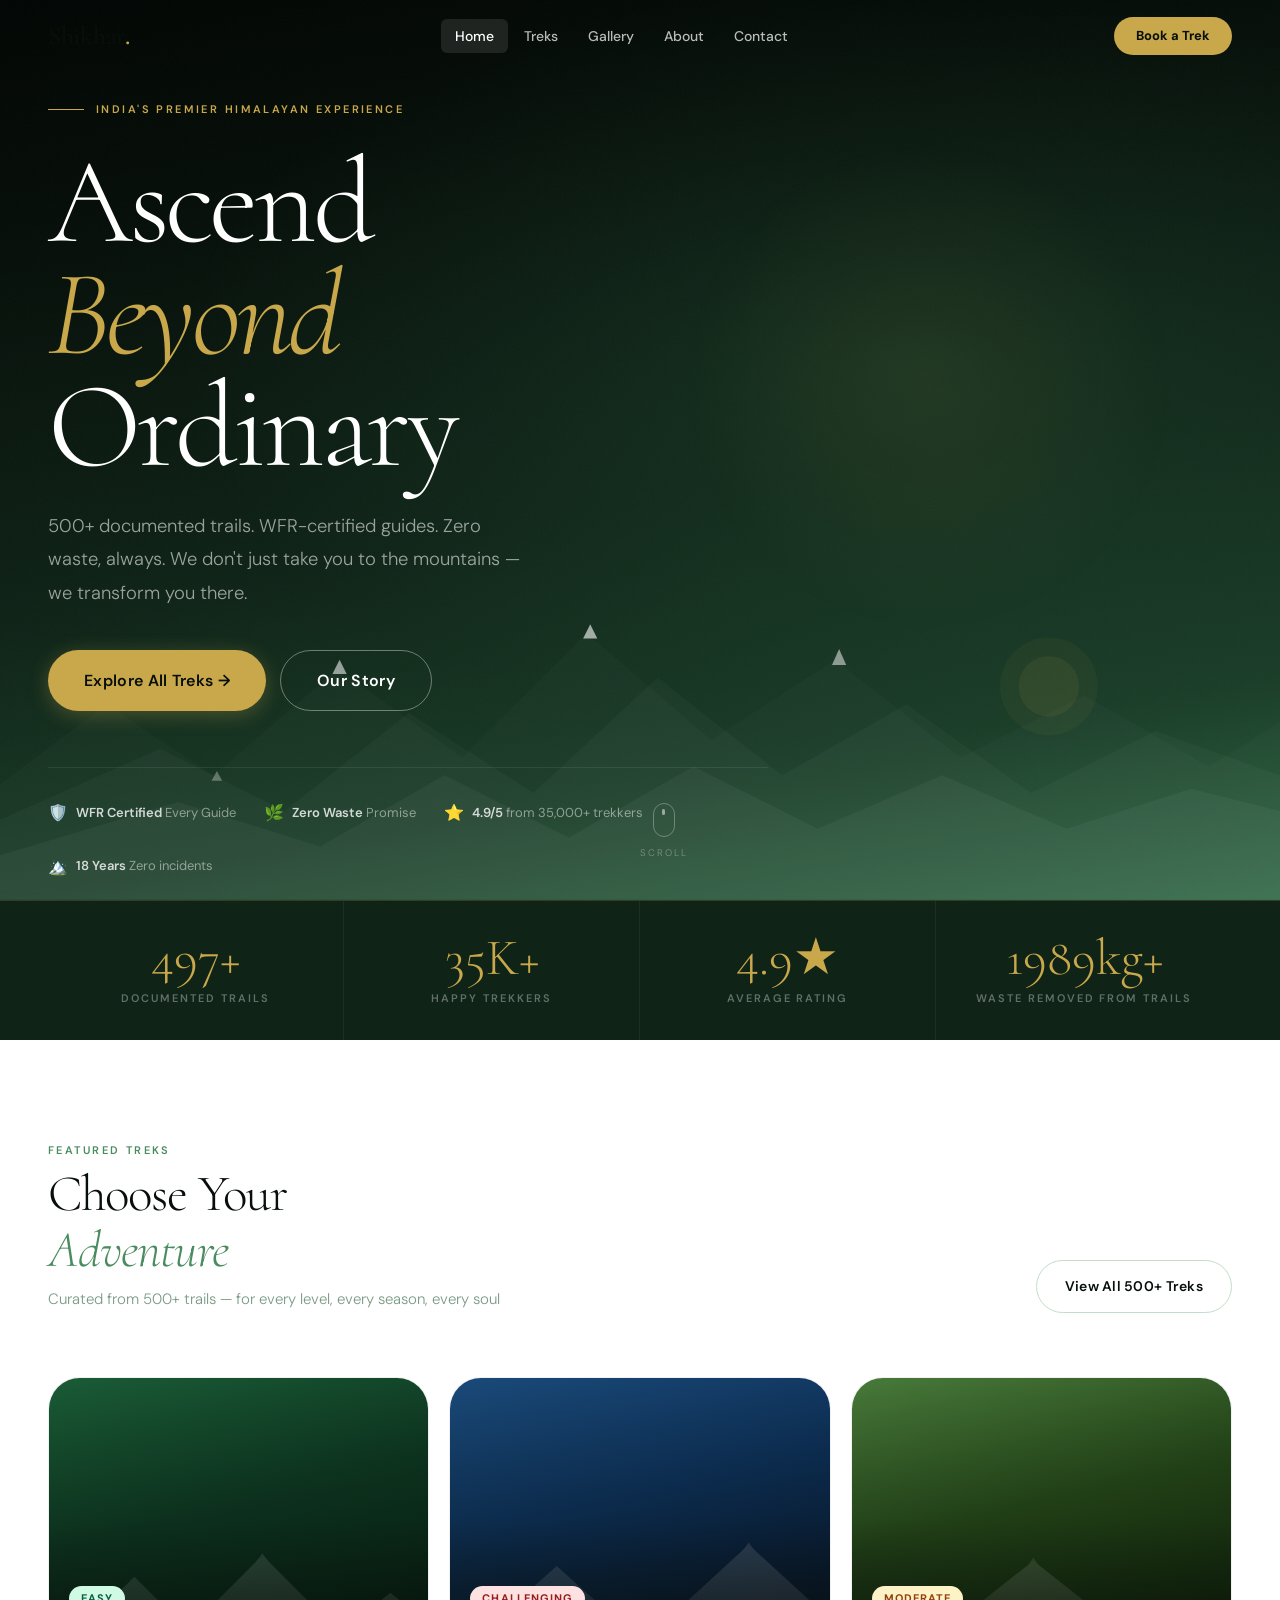
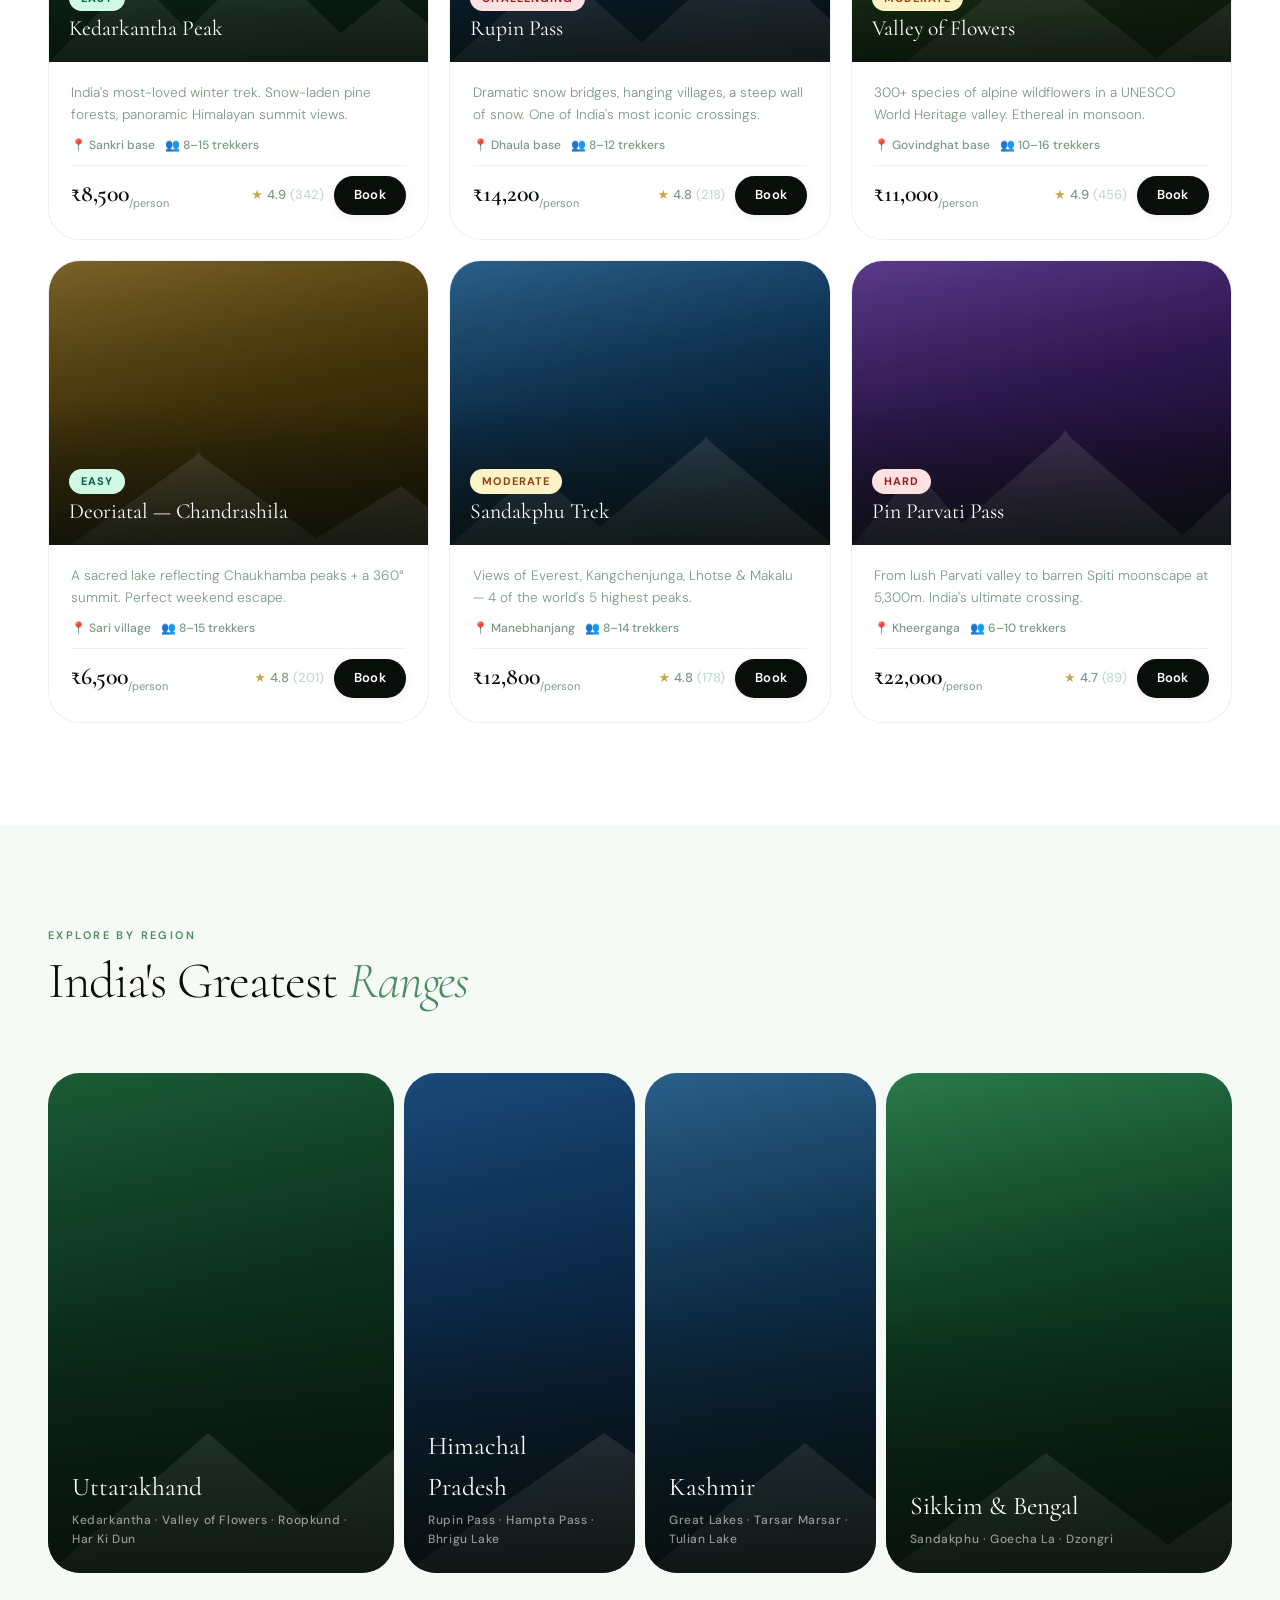
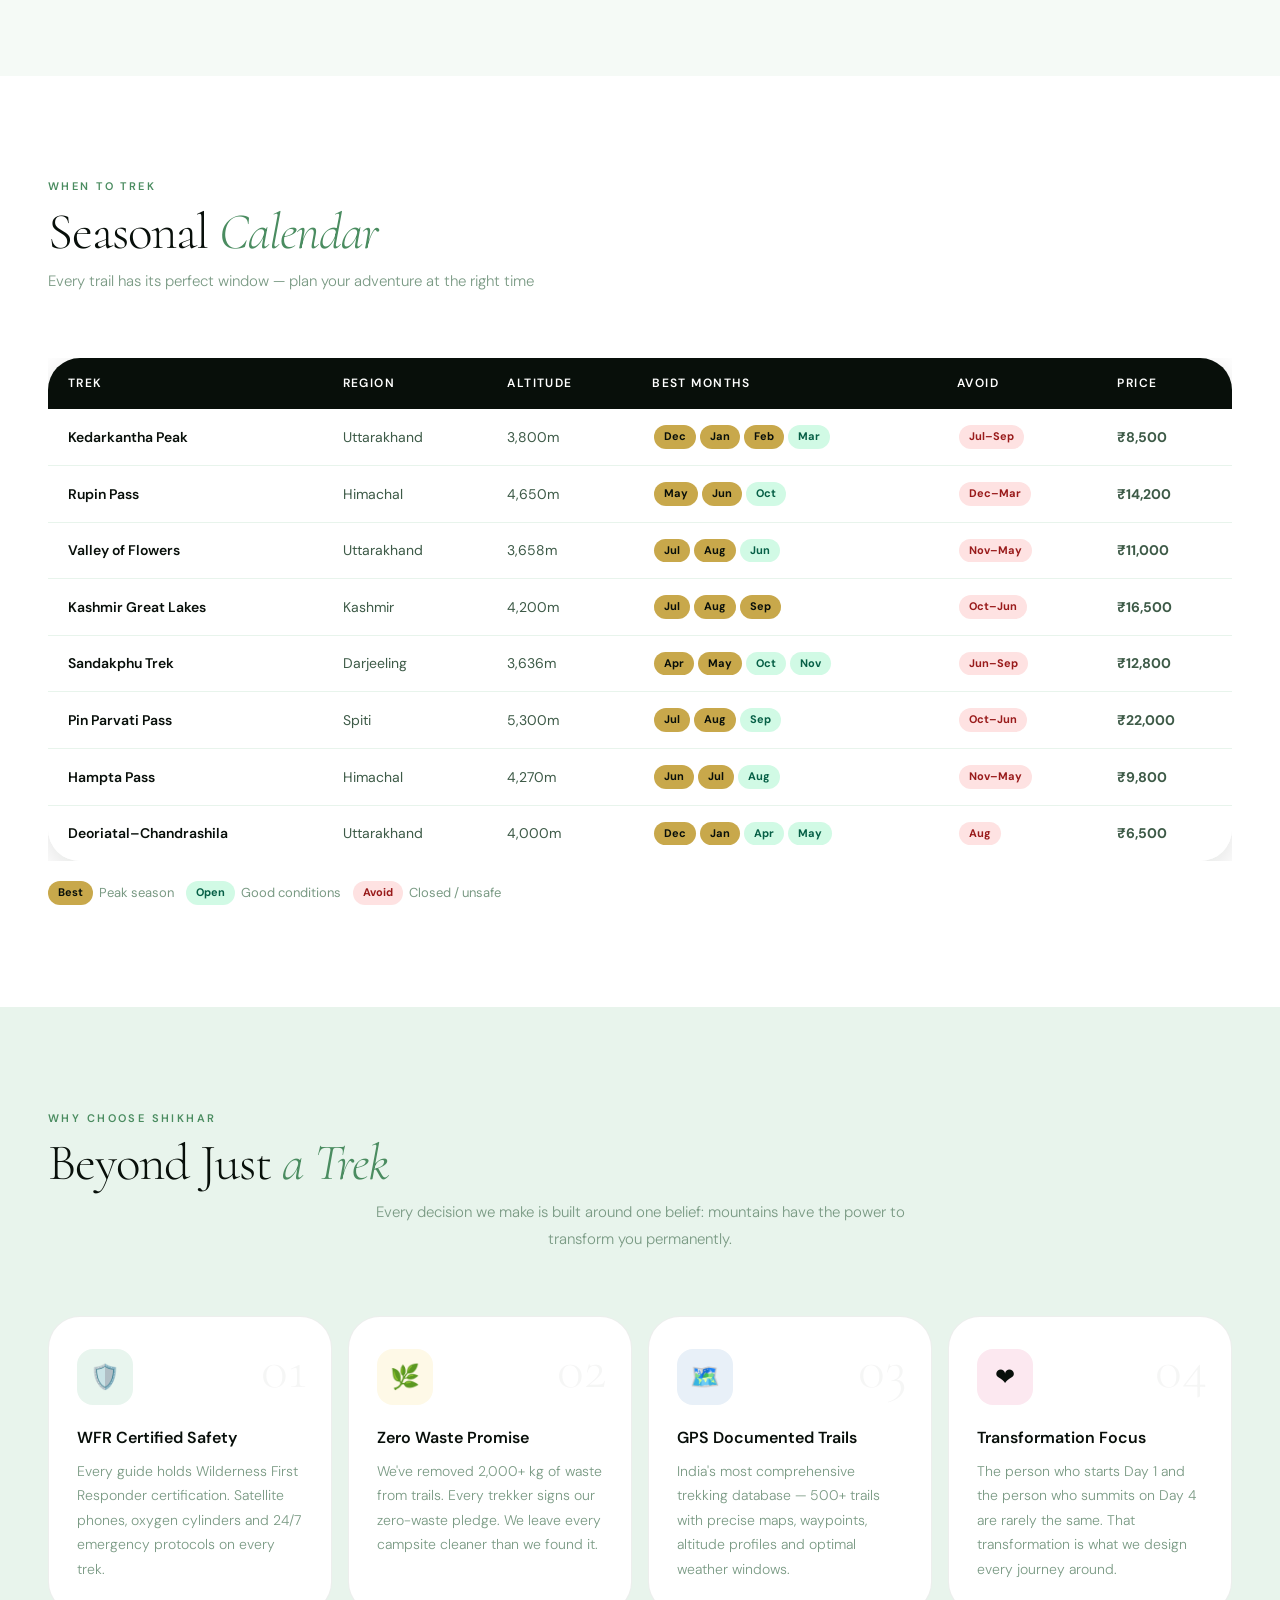
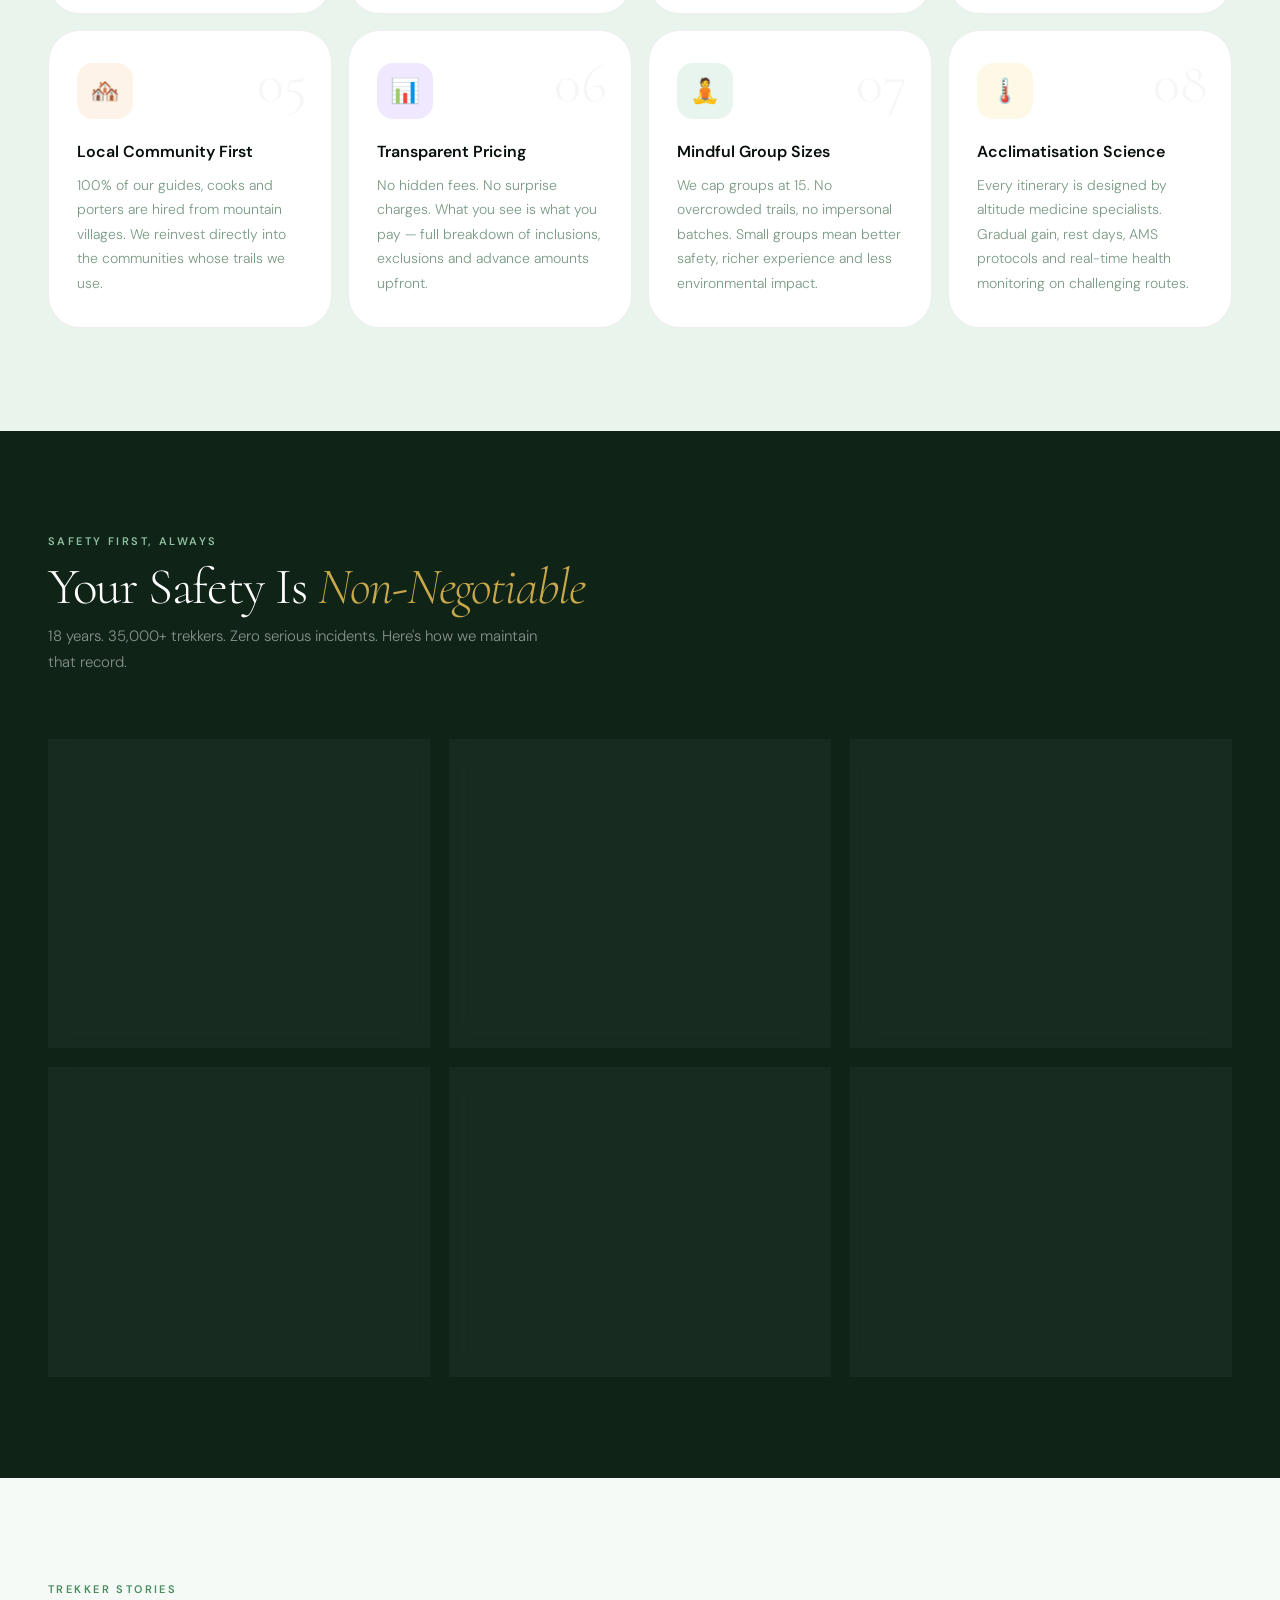
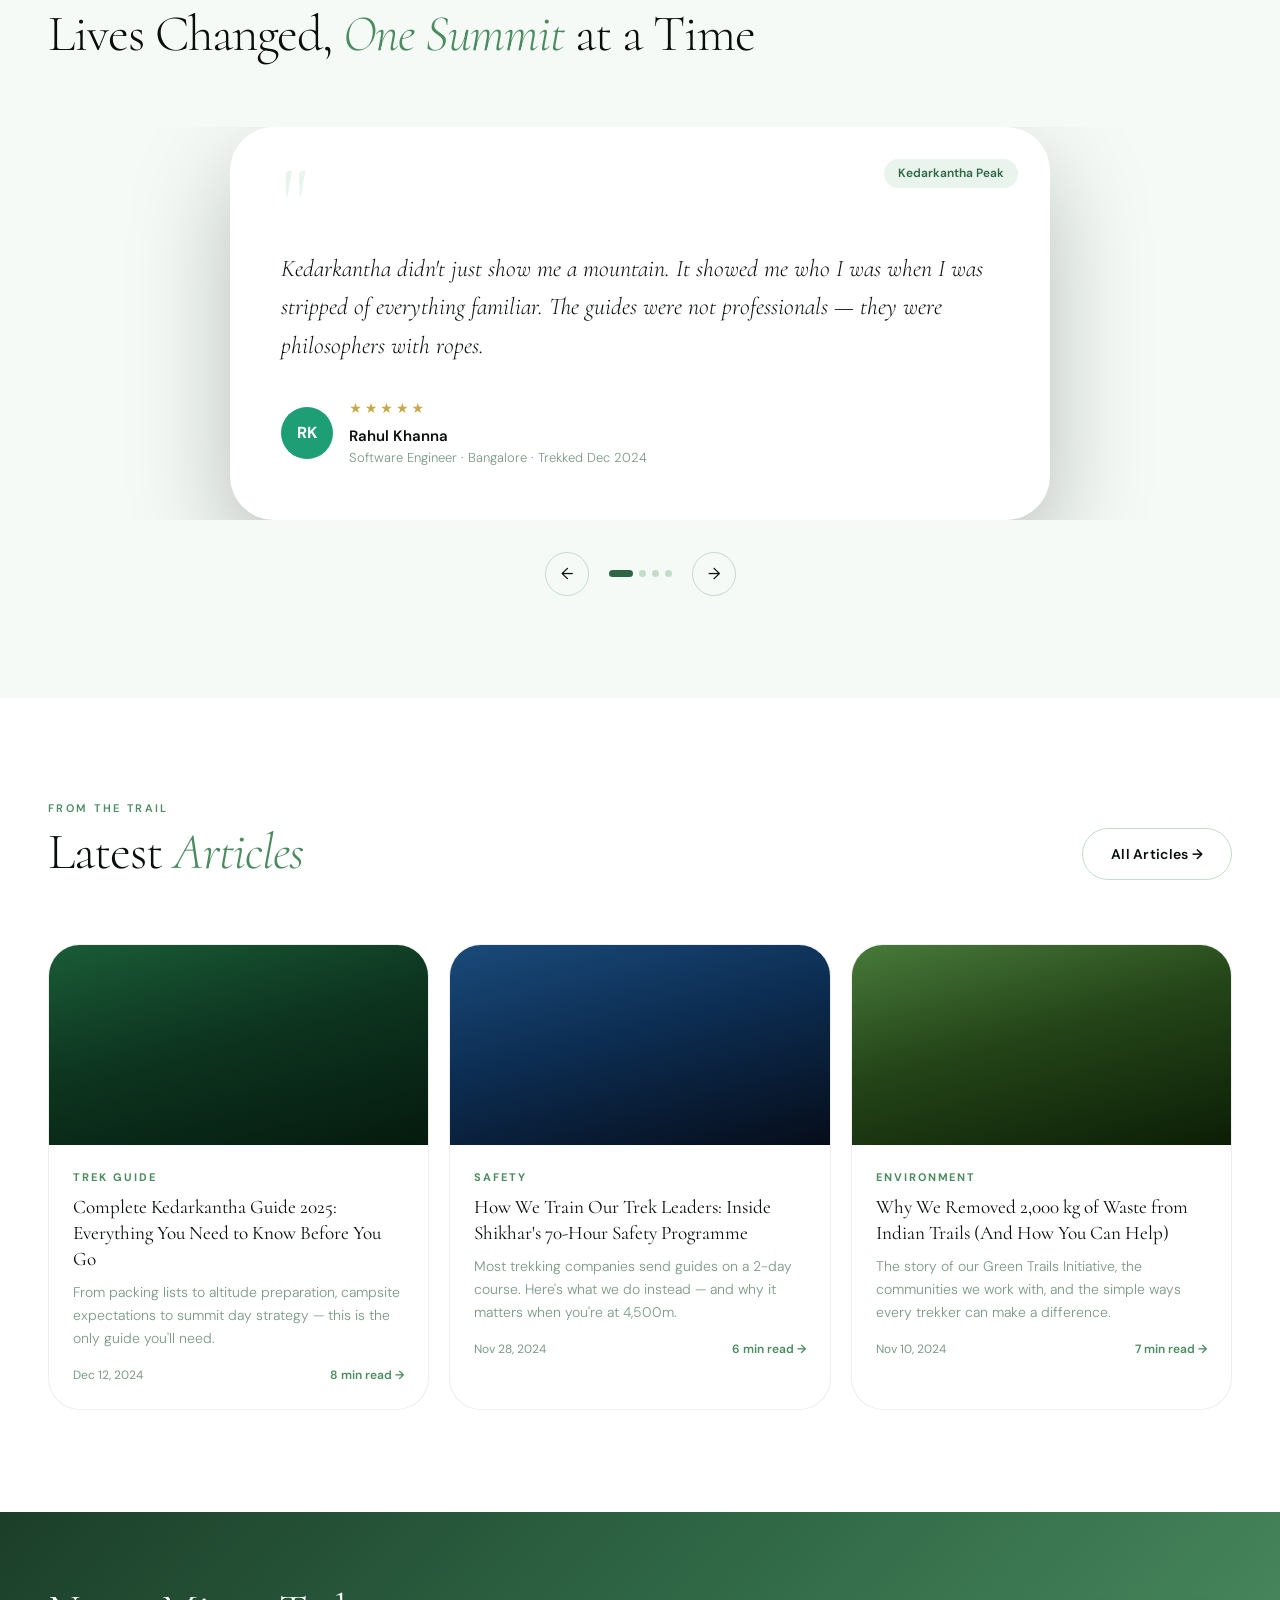
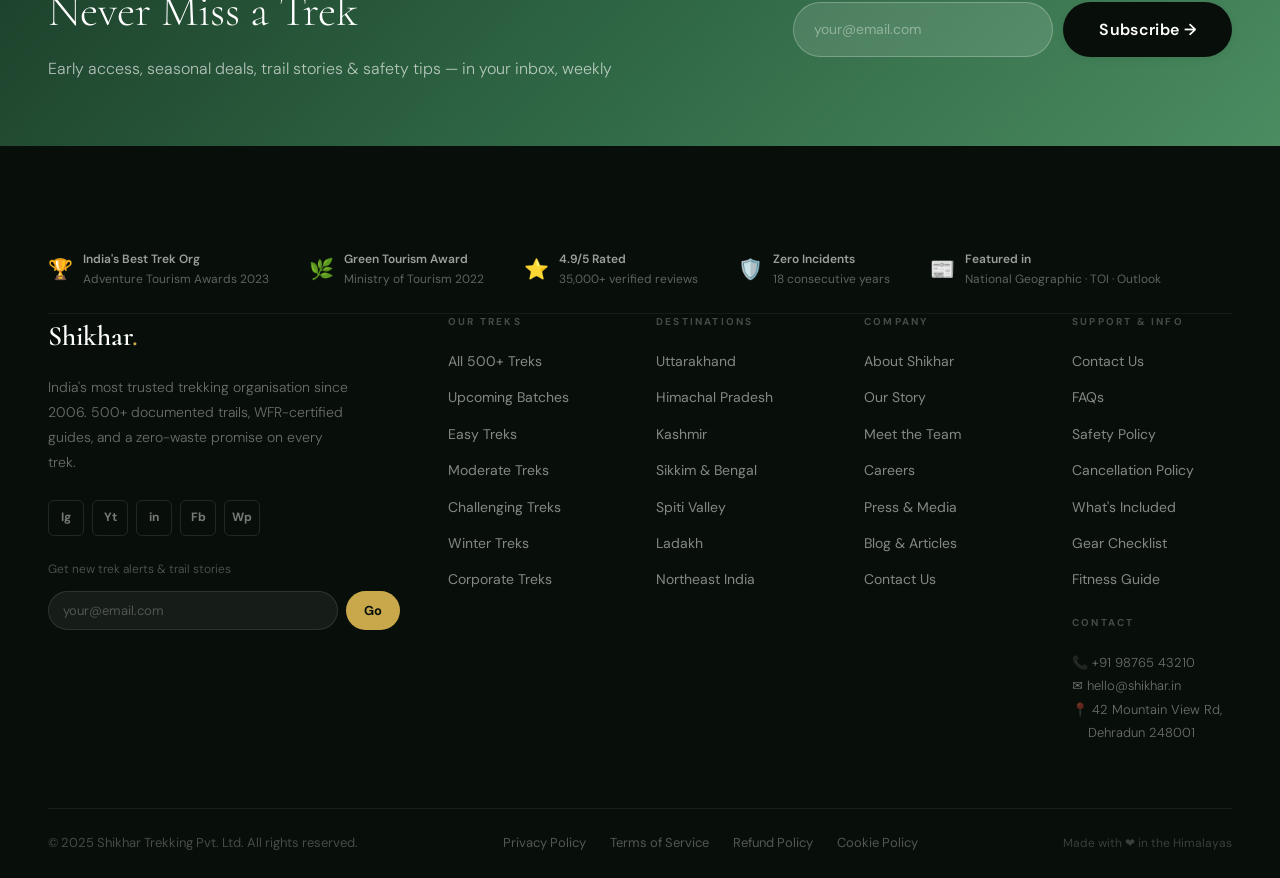
<file: index.html>
<!DOCTYPE html>
<html lang="en">
<head>
<meta charset="UTF-8"/>
<meta name="viewport" content="width=device-width,initial-scale=1.0"/>
<meta name="description" content="Shikhar — India's most premium trekking organisation. 500+ documented Himalayan trails, WFR-certified guides, zero-waste promise."/>
<title>Shikhar — Ascend Beyond</title>
<link rel="preconnect" href="https://fonts.googleapis.com"/>
<link rel="preconnect" href="https://fonts.gstatic.com" crossorigin/>
<link href="https://fonts.googleapis.com/css2?family=Cormorant:ital,wght@0,300;0,400;0,500;0,600;1,300;1,400;1,500&family=DM+Sans:ital,opsz,wght@0,9..40,300;0,9..40,400;0,9..40,500;0,9..40,600;1,9..40,300&display=swap" rel="stylesheet"/>
<style>
/* =====================================================
   DESIGN TOKENS
===================================================== */
:root{
  --ink:     #080f0a;
  --pine:    #0f2317;
  --moss:    #1a3d28;
  --fern:    #2e6644;
  --sage:    #4a8c60;
  --mist:    #8fbfa0;
  --dew:     #c2deca;
  --foam:    #e8f4ec;
  --snow:    #f5faf6;
  --white:   #ffffff;
  --gold:    #c8a84b;
  --gold2:   #e8cc7a;
  --amber:   #d4892a;
  --slate:   #3d5a47;
  --fog:     #7a9a84;
  --dim:     rgba(8,15,10,.55);

  --ff-display:'Cormorant',Georgia,serif;
  --ff-body:'DM Sans',system-ui,sans-serif;

  --ease-apple: cubic-bezier(0.25,0.46,0.45,0.94);
  --ease-spring:cubic-bezier(0.34,1.56,0.64,1);
  --ease-out:   cubic-bezier(0,0,0.2,1);
  --ease-in-out:cubic-bezier(0.4,0,0.2,1);

  --r-sm:6px; --r-md:14px; --r-lg:22px; --r-xl:32px; --r-2xl:44px; --r-full:9999px;
  --sh-sm:0 2px 8px rgba(8,15,10,.07);
  --sh-md:0 8px 30px rgba(8,15,10,.12);
  --sh-lg:0 20px 60px rgba(8,15,10,.18);
  --sh-xl:0 40px 100px rgba(8,15,10,.25);
}

/* =====================================================
   RESET + BASE
===================================================== */
*,*::before,*::after{margin:0;padding:0;box-sizing:border-box}
html{font-size:16px;scroll-behavior:smooth;-webkit-text-size-adjust:100%}
body{
  font-family:var(--ff-body);
  background:var(--white);
  color:var(--ink);
  line-height:1.6;
  -webkit-font-smoothing:antialiased;
  overflow-x:hidden;
}
img{display:block;max-width:100%}
a{color:inherit;text-decoration:none}
button{cursor:pointer;font-family:inherit;border:none;background:none}
input,select,textarea{font-family:inherit}
ul{list-style:none}

/* =====================================================
   LAYOUT
===================================================== */
.wrap{width:100%;max-width:1320px;margin:0 auto;padding:0 clamp(1.25rem,4vw,3rem)}
.section{padding:clamp(4rem,8vw,7rem) 0}
.section--dark{background:var(--ink);color:var(--white)}
.section--forest{background:var(--pine);color:var(--white)}
.section--foam{background:var(--foam)}
.section--snow{background:var(--snow)}

/* =====================================================
   TYPOGRAPHY
===================================================== */
.d1{font-family:var(--ff-display);font-size:clamp(3.5rem,9vw,8rem);font-weight:300;line-height:.95;letter-spacing:-.03em}
.d2{font-family:var(--ff-display);font-size:clamp(2.5rem,6vw,5.5rem);font-weight:300;line-height:1;letter-spacing:-.025em}
.d3{font-family:var(--ff-display);font-size:clamp(1.8rem,4vw,3.5rem);font-weight:300;line-height:1.1;letter-spacing:-.02em}
.d4{font-family:var(--ff-display);font-size:clamp(1.4rem,2.5vw,2.25rem);font-weight:400;line-height:1.2;letter-spacing:-.015em}
.eyebrow{font-size:.6875rem;font-weight:600;letter-spacing:.22em;text-transform:uppercase;color:var(--sage)}
.body-lead{font-size:clamp(1rem,1.6vw,1.2rem);font-weight:300;line-height:1.8;color:var(--slate)}
.body-sm{font-size:.875rem;line-height:1.7;color:var(--fog);font-weight:300}
.italic{font-style:italic}
em.accent{font-style:italic;color:var(--gold)}

/* =====================================================
   BUTTONS
===================================================== */
.btn{
  display:inline-flex;align-items:center;justify-content:center;gap:8px;
  padding:14px 28px;border-radius:var(--r-full);
  font-size:.875rem;font-weight:600;letter-spacing:.02em;
  transition:all .35s var(--ease-apple);
  white-space:nowrap;position:relative;overflow:hidden;
}
.btn::before{
  content:'';position:absolute;inset:0;
  background:rgba(255,255,255,0);
  transition:background .2s;
}
.btn:hover::before{background:rgba(255,255,255,.08)}
.btn:active{transform:scale(.97)}
.btn-ink{background:var(--ink);color:var(--white);box-shadow:var(--sh-sm)}
.btn-ink:hover{background:var(--moss);transform:translateY(-2px);box-shadow:var(--sh-md)}
.btn-gold{background:var(--gold);color:var(--ink);box-shadow:0 4px 20px rgba(200,168,75,.3)}
.btn-gold:hover{background:var(--gold2);transform:translateY(-2px);box-shadow:0 8px 30px rgba(200,168,75,.4)}
.btn-ghost{background:transparent;border:1.5px solid rgba(255,255,255,.38);color:var(--white)}
.btn-ghost:hover{border-color:var(--white);background:rgba(255,255,255,.1)}
.btn-outline{background:transparent;border:1.5px solid var(--dew);color:var(--ink)}
.btn-outline:hover{background:var(--ink);color:var(--white);border-color:var(--ink)}
.btn-lg{padding:17px 36px;font-size:1rem}
.btn-sm{padding:9px 20px;font-size:.8125rem}
.btn-icon{width:46px;height:46px;padding:0;border-radius:50%}

/* Badge */
.badge{display:inline-flex;align-items:center;gap:4px;padding:4px 12px;border-radius:var(--r-full);font-size:.6875rem;font-weight:700;letter-spacing:.1em;text-transform:uppercase}
.badge-easy{background:#d1fae5;color:#065f46}
.badge-mod{background:#fef3c7;color:#92400e}
.badge-hard{background:#fee2e2;color:#991b1b}
.badge-gold{background:var(--gold);color:var(--ink)}
.badge-glass{background:rgba(255,255,255,.15);color:white;border:1px solid rgba(255,255,255,.25);backdrop-filter:blur(8px)}
.badge-new{background:var(--pine);color:var(--gold)}

/* =====================================================
   SCROLL REVEAL SYSTEM
===================================================== */
.sr{opacity:0;transform:translateY(30px);transition:opacity .8s var(--ease-out),transform .8s var(--ease-out)}
.sr.show{opacity:1;transform:translateY(0)}
.sr-l{opacity:0;transform:translateX(-30px);transition:opacity .8s var(--ease-out),transform .8s var(--ease-out)}
.sr-l.show{opacity:1;transform:translateX(0)}
.sr-r{opacity:0;transform:translateX(30px);transition:opacity .8s var(--ease-out),transform .8s var(--ease-out)}
.sr-r.show{opacity:1;transform:translateX(0)}
.sr-scale{opacity:0;transform:scale(.94);transition:opacity .8s var(--ease-out),transform .8s var(--ease-out)}
.sr-scale.show{opacity:1;transform:scale(1)}
.d1s{transition-delay:.1s}.d2s{transition-delay:.2s}.d3s{transition-delay:.3s}
.d4s{transition-delay:.4s}.d5s{transition-delay:.5s}.d6s{transition-delay:.6s}

/* =====================================================
   NAVBAR
===================================================== */
.nav{
  position:fixed;top:0;left:0;right:0;
  height:72px;z-index:1000;
  transition:background .5s var(--ease-apple),box-shadow .5s var(--ease-apple);
}
.nav.scrolled{
  background:rgba(8,15,10,.94);
  backdrop-filter:blur(24px) saturate(200%);
  -webkit-backdrop-filter:blur(24px) saturate(200%);
  box-shadow:0 1px 0 rgba(255,255,255,.06);
}
.nav.light{
  background:rgba(255,255,255,.95);
  backdrop-filter:blur(20px);
  box-shadow:var(--sh-sm);
}
.nav-inner{height:100%;display:flex;align-items:center;justify-content:space-between}
.logo{font-family:var(--ff-display);font-size:1.625rem;font-weight:600;letter-spacing:-.01em;transition:color .3s}
.logo span{color:var(--gold)}
.nav.light .logo{color:var(--ink)}
.nav.light .logo span{color:var(--fern)}
.nav-links{display:flex;align-items:center;gap:2px}
.nav-a{
  padding:8px 14px;border-radius:var(--r-sm);
  font-size:.875rem;font-weight:500;
  color:rgba(255,255,255,.72);
  transition:all .2s var(--ease-apple);
}
.nav-a:hover,.nav-a.on{color:white;background:rgba(255,255,255,.1)}
.nav.light .nav-a{color:var(--slate)}
.nav.light .nav-a:hover,.nav.light .nav-a.on{color:var(--ink);background:var(--foam)}
.nav-cta{
  background:var(--gold);color:var(--ink);
  padding:9px 22px;border-radius:var(--r-full);
  font-size:.8125rem;font-weight:700;
  transition:all .25s var(--ease-apple);
}
.nav-cta:hover{background:var(--gold2);transform:translateY(-1px);box-shadow:0 6px 20px rgba(200,168,75,.35)}
.nav.light .nav-cta{background:var(--ink);color:white}
.nav.light .nav-cta:hover{background:var(--moss)}
.hamburger{display:none;flex-direction:column;gap:5px;padding:6px;border-radius:8px}
.ham-line{width:22px;height:1.5px;background:white;border-radius:2px;transition:all .3s var(--ease-apple);transform-origin:center}
.nav.light .ham-line{background:var(--ink)}
.hamburger.open .ham-line:nth-child(1){transform:translateY(6.5px) rotate(45deg)}
.hamburger.open .ham-line:nth-child(2){opacity:0;transform:scaleX(0)}
.hamburger.open .ham-line:nth-child(3){transform:translateY(-6.5px) rotate(-45deg)}
.mob-menu{
  display:none;position:fixed;top:72px;left:0;right:0;
  background:rgba(8,15,10,.97);backdrop-filter:blur(24px);
  padding:1.5rem;z-index:999;
  border-bottom:1px solid rgba(255,255,255,.06);
  transform:translateY(-12px);opacity:0;
  transition:all .3s var(--ease-apple);pointer-events:none;
}
.mob-menu.open{transform:translateY(0);opacity:1;pointer-events:auto;display:block}
.mob-menu .nav-a{display:block;padding:13px 16px;font-size:1rem;color:rgba(255,255,255,.75);border-radius:var(--r-md);margin-bottom:4px}
.mob-menu .nav-cta{display:block;text-align:center;margin-top:1rem;padding:14px;font-size:1rem;background:var(--gold);color:var(--ink);border-radius:var(--r-full);font-weight:700}

/* =====================================================
   HERO — Full viewport, Apple-style
===================================================== */
.hero{
  min-height:100svh;
  background:var(--ink);
  position:relative;
  display:flex;align-items:center;
  overflow:hidden;
}
/* Layered mountain gradients */
.hero-bg{position:absolute;inset:0;will-change:transform}
.hero-layer1{
  position:absolute;inset:0;
  background:linear-gradient(170deg,#020604 0%,#060e09 20%,#0f2317 55%,#1a3d28 80%,#2e6644 100%);
}
.hero-layer2{
  position:absolute;inset:0;
  background:radial-gradient(ellipse 80% 60% at 70% 40%,rgba(46,102,68,.25) 0%,transparent 70%);
}
.hero-noise{
  position:absolute;inset:0;
  background-image:url("data:image/svg+xml,%3Csvg viewBox='0 0 512 512' xmlns='http://www.w3.org/2000/svg'%3E%3Cfilter id='n'%3E%3CfeTurbulence type='fractalNoise' baseFrequency='.8' numOctaves='4' stitchTiles='stitch'/%3E%3C/filter%3E%3Crect width='100%25' height='100%25' filter='url(%23n)' opacity='.03'/%3E%3C/svg%3E");
  opacity:.5;pointer-events:none;
}
/* SVG Mountains */
.hero-mtns{position:absolute;bottom:0;left:0;right:0;pointer-events:none}
/* Gold glow orb */
.hero-glow{
  position:absolute;top:15%;right:8%;
  width:500px;height:500px;border-radius:50%;
  background:radial-gradient(circle,rgba(200,168,75,.07) 0%,transparent 70%);
  pointer-events:none;
  animation:glowPulse 6s ease-in-out infinite;
}
@keyframes glowPulse{0%,100%{transform:scale(1);opacity:.6}50%{transform:scale(1.15);opacity:1}}

.hero-content{position:relative;z-index:2;padding-top:72px;max-width:720px}
/* Hero text reveal animation */
.hero-eyebrow{
  display:inline-flex;align-items:center;gap:12px;
  margin-bottom:1.75rem;
  opacity:0;transform:translateY(20px);
  animation:heroIn .8s var(--ease-out) .3s forwards;
}
.eyebrow-bar{width:36px;height:1px;background:var(--gold)}
.eyebrow-text{font-size:.6875rem;font-weight:600;letter-spacing:.22em;text-transform:uppercase;color:var(--gold)}

.hero-h1{
  font-family:var(--ff-display);
  font-size:clamp(3.8rem,9.5vw,9rem);
  font-weight:300;line-height:.92;letter-spacing:-.035em;
  color:white;
  opacity:0;transform:translateY(30px);
  animation:heroIn .9s var(--ease-out) .5s forwards;
}
.hero-h1 .line-em{color:var(--gold);font-style:italic}

.hero-sub{
  font-size:clamp(1rem,1.5vw,1.15rem);
  color:rgba(255,255,255,.58);
  font-weight:300;line-height:1.8;
  max-width:480px;margin:1.75rem 0 2.5rem;
  opacity:0;transform:translateY(20px);
  animation:heroIn .8s var(--ease-out) .75s forwards;
}
.hero-actions{
  display:flex;gap:14px;flex-wrap:wrap;
  opacity:0;transform:translateY(20px);
  animation:heroIn .8s var(--ease-out) .95s forwards;
}
@keyframes heroIn{to{opacity:1;transform:translateY(0)}}

/* Trust pills */
.hero-trust{
  display:flex;align-items:center;gap:1.75rem;flex-wrap:wrap;
  margin-top:3.5rem;padding-top:2rem;
  border-top:1px solid rgba(255,255,255,.08);
  opacity:0;animation:heroIn .8s var(--ease-out) 1.1s forwards;
}
.trust-item{display:flex;align-items:center;gap:8px}
.trust-icon{font-size:1rem}
.trust-txt{font-size:.8125rem;color:rgba(255,255,255,.48)}
.trust-txt strong{color:rgba(255,255,255,.8);font-weight:600}

/* Scroll indicator */
.hero-scroll{
  position:absolute;bottom:2.5rem;left:50%;transform:translateX(-50%);
  display:flex;flex-direction:column;align-items:center;gap:8px;z-index:2;
  opacity:0;animation:heroIn 1s var(--ease-out) 1.4s forwards;
}
.scroll-mouse{
  width:22px;height:34px;border-radius:11px;
  border:1.5px solid rgba(255,255,255,.3);
  display:flex;align-items:flex-start;justify-content:center;
  padding-top:5px;
}
.scroll-wheel{
  width:3px;height:6px;border-radius:2px;
  background:rgba(255,255,255,.5);
  animation:scrollWheel 2.2s ease-in-out infinite;
}
@keyframes scrollWheel{0%{transform:translateY(0);opacity:1}60%{transform:translateY(10px);opacity:0}100%{transform:translateY(0);opacity:0}}
.scroll-label{font-size:.6rem;letter-spacing:.2em;text-transform:uppercase;color:rgba(255,255,255,.3)}

/* =====================================================
   STATS TICKER
===================================================== */
.stats-ticker{background:var(--pine);border-top:1px solid rgba(200,168,75,.2)}
.ticker-grid{display:grid;grid-template-columns:repeat(4,1fr)}
.ticker-item{
  padding:clamp(1.5rem,3vw,2rem);text-align:center;
  border-right:1px solid rgba(255,255,255,.06);
  position:relative;overflow:hidden;
}
.ticker-item::before{
  content:'';position:absolute;bottom:0;left:50%;transform:translateX(-50%);
  width:0;height:2px;background:var(--gold);
  transition:width .6s var(--ease-apple);
}
.ticker-item:hover::before{width:60%}
.ticker-item:last-child{border-right:none}
.ticker-num{font-family:var(--ff-display);font-size:clamp(2.2rem,4vw,3.25rem);font-weight:300;color:var(--gold);line-height:1}
.ticker-lbl{font-size:.6875rem;font-weight:600;letter-spacing:.18em;text-transform:uppercase;color:rgba(255,255,255,.35);margin-top:6px}

/* =====================================================
   SECTION HEADERS
===================================================== */
.sh{margin-bottom:clamp(2.5rem,5vw,4rem)}
.sh-flex{display:flex;justify-content:space-between;align-items:flex-end;gap:1rem;margin-bottom:clamp(2.5rem,5vw,4rem);flex-wrap:wrap}
.sh .eyebrow{margin-bottom:.5rem}
.sh-sub{color:var(--fog);font-size:.9375rem;font-weight:300;line-height:1.75;max-width:500px;margin-top:.5rem}

/* =====================================================
   TREK CARDS — Premium version
===================================================== */
.trek-grid{display:grid;grid-template-columns:repeat(3,1fr);gap:20px}
.tc{
  background:var(--white);border-radius:var(--r-xl);overflow:hidden;
  border:1px solid rgba(8,15,10,.06);
  transition:transform .6s var(--ease-spring),box-shadow .6s var(--ease-apple);
  cursor:pointer;display:flex;flex-direction:column;
}
.tc:hover{transform:translateY(-10px) scale(1.01);box-shadow:var(--sh-xl)}
.tc-thumb{
  aspect-ratio:4/3;position:relative;overflow:hidden;
}
.tc-bg{position:absolute;inset:0;transition:transform .7s var(--ease-apple)}
.tc:hover .tc-bg{transform:scale(1.08)}
.tc-overlay{
  position:absolute;inset:0;
  background:linear-gradient(to top,rgba(8,15,10,.75) 0%,rgba(8,15,10,.12) 50%,transparent 100%);
}
.tc-thumb-info{position:absolute;bottom:0;left:0;right:0;padding:1.25rem}
.tc-name{font-family:var(--ff-display);font-size:1.35rem;font-weight:400;color:white;line-height:1.2;margin-top:5px}
/* Hover reveal */
.tc-hover-strip{
  position:absolute;bottom:0;left:0;right:0;
  background:linear-gradient(to top,rgba(8,15,10,.9),transparent);
  padding:1.25rem;
  transform:translateY(100%);
  transition:transform .4s var(--ease-apple);
}
.tc:hover .tc-hover-strip{transform:translateY(0)}
.tc-hover-meta{display:flex;gap:10px;flex-wrap:wrap;margin-bottom:8px}
.tc-hmeta{font-size:.75rem;color:rgba(255,255,255,.75);font-weight:500}

.tc-body{padding:1.25rem 1.4rem 1.5rem;flex:1;display:flex;flex-direction:column;gap:10px}
.tc-meta-row{display:flex;gap:10px;flex-wrap:wrap}
.tc-meta{font-size:.75rem;color:var(--fog);display:flex;align-items:center;gap:3px;font-weight:500}
.tc-footer{display:flex;justify-content:space-between;align-items:center;margin-top:auto;padding-top:10px;border-top:1px solid var(--foam)}
.tc-price{font-family:var(--ff-display);font-size:1.5rem;font-weight:600;color:var(--ink);line-height:1}
.tc-price sub{font-family:var(--ff-body);font-size:.6875rem;color:var(--fog);font-weight:400}
.tc-rating{display:flex;align-items:center;gap:4px;font-size:.8125rem;color:var(--fog);font-weight:500}
.tc-rating .star{color:var(--gold)}

/* =====================================================
   REGION SHOWCASE — Horizontal scroll on mobile
===================================================== */
.region-showcase{display:grid;grid-template-columns:1.5fr 1fr 1fr 1.5fr;gap:10px;height:500px}
.rc{border-radius:var(--r-xl);overflow:hidden;position:relative;cursor:pointer;display:flex;align-items:flex-end}
.rc-bg{position:absolute;inset:0;transition:transform .8s var(--ease-apple)}
.rc:hover .rc-bg{transform:scale(1.06)}
.rc-grad{
  position:absolute;inset:0;
  background:linear-gradient(to top,rgba(8,15,10,.82) 0%,rgba(8,15,10,.15) 55%,transparent 100%);
  transition:background .4s;
}
.rc:hover .rc-grad{background:linear-gradient(to top,rgba(8,15,10,.9) 0%,rgba(8,15,10,.25) 65%,transparent 100%)}
.rc-info{position:relative;z-index:1;padding:1.5rem}
.rc-name{font-family:var(--ff-display);font-size:clamp(1.25rem,2vw,1.75rem);font-weight:400;color:white;margin-bottom:3px}
.rc-count{font-size:.75rem;color:rgba(255,255,255,.55);font-weight:500;letter-spacing:.05em}
.rc-arrow{
  position:absolute;top:1.25rem;right:1.25rem;
  width:34px;height:34px;border-radius:50%;
  border:1px solid rgba(255,255,255,.25);
  display:flex;align-items:center;justify-content:center;
  color:white;font-size:.9rem;
  transform:scale(0) rotate(-45deg);
  transition:all .35s var(--ease-spring);
}
.rc:hover .rc-arrow{transform:scale(1) rotate(0deg)}
.rc-mini-stats{
  display:flex;gap:8px;margin-top:8px;
  opacity:0;transform:translateY(8px);
  transition:all .35s var(--ease-apple);
}
.rc:hover .rc-mini-stats{opacity:1;transform:translateY(0)}
.rc-ms{background:rgba(255,255,255,.12);backdrop-filter:blur(8px);border-radius:var(--r-full);padding:3px 10px;font-size:.6875rem;color:white;font-weight:600;border:1px solid rgba(255,255,255,.15)}

/* =====================================================
   WHY SHIKHAR — Feature cards
===================================================== */
.why-grid{display:grid;grid-template-columns:repeat(4,1fr);gap:16px}
.wc{
  background:var(--white);border-radius:var(--r-xl);padding:2rem 1.75rem;
  border:1px solid rgba(8,15,10,.07);
  transition:transform .5s var(--ease-spring),box-shadow .5s var(--ease-apple),border-color .3s;
  position:relative;overflow:hidden;
}
.wc::before{
  content:'';position:absolute;inset:0;border-radius:inherit;
  background:linear-gradient(135deg,rgba(46,102,68,.04),transparent);
  opacity:0;transition:opacity .4s;
}
.wc:hover{transform:translateY(-8px);box-shadow:var(--sh-lg);border-color:var(--dew)}
.wc:hover::before{opacity:1}
.wc-icon{width:56px;height:56px;border-radius:16px;display:flex;align-items:center;justify-content:center;font-size:1.5rem;margin-bottom:1.25rem;transition:transform .4s var(--ease-spring)}
.wc:hover .wc-icon{transform:scale(1.1) rotate(-3deg)}
.wc h4{font-size:1rem;font-weight:600;color:var(--ink);margin-bottom:8px}
.wc p{font-size:.875rem;color:var(--fog);line-height:1.75;font-weight:300}
.wc-num{
  position:absolute;top:1.5rem;right:1.5rem;
  font-family:var(--ff-display);font-size:3.5rem;font-weight:300;
  color:rgba(8,15,10,.04);line-height:1;
}

/* =====================================================
   TESTIMONIAL SLIDER
===================================================== */
.tslider-wrap{overflow:hidden;border-radius:var(--r-2xl)}
.tslider-track{display:flex;transition:transform .65s var(--ease-apple)}
.tslide{min-width:100%}
.tcard{
  background:var(--white);border-radius:var(--r-2xl);
  padding:clamp(2rem,4vw,3.5rem);
  max-width:820px;margin:0 auto;
  box-shadow:var(--sh-xl);
  position:relative;
}
.tcard-quote-icon{
  font-family:var(--ff-display);font-size:6rem;font-weight:300;
  color:var(--foam);line-height:.5;margin-bottom:1.5rem;
  user-select:none;
}
.tcard-text{
  font-family:var(--ff-display);
  font-size:clamp(1.15rem,2.2vw,1.5rem);
  font-style:italic;font-weight:300;
  color:var(--ink);line-height:1.6;margin-bottom:2rem;
}
.tcard-person{display:flex;align-items:center;gap:1rem}
.tcard-av{
  width:52px;height:52px;border-radius:50%;
  display:flex;align-items:center;justify-content:center;
  font-size:1rem;font-weight:700;color:white;flex-shrink:0;
}
.tcard-name{font-size:.9375rem;font-weight:600;color:var(--ink)}
.tcard-role{font-size:.8125rem;color:var(--fog);font-weight:300}
.tcard-stars{display:flex;gap:3px;margin-bottom:4px}
.tcard-star{color:var(--gold);font-size:.875rem}
.tcard-trek{
  position:absolute;top:2rem;right:2rem;
  background:var(--foam);border-radius:var(--r-full);
  padding:5px 14px;font-size:.75rem;font-weight:600;color:var(--fern);
}
/* Controls */
.slider-ctrl{display:flex;align-items:center;justify-content:center;gap:1.25rem;margin-top:2rem}
.slider-btn{
  width:44px;height:44px;border-radius:50%;
  border:1.5px solid var(--dew);
  display:flex;align-items:center;justify-content:center;
  color:var(--ink);font-size:1rem;
  transition:all .3s var(--ease-apple);
}
.slider-btn:hover{background:var(--ink);color:white;border-color:var(--ink);transform:scale(1.1)}
.slider-dots{display:flex;gap:6px}
.sdot{width:7px;height:7px;border-radius:var(--r-full);background:var(--dew);border:none;transition:all .3s var(--ease-apple)}
.sdot.on{width:24px;background:var(--fern)}

/* =====================================================
   SEASONAL CALENDAR — Premium data section
===================================================== */
.season-table{width:100%;border-collapse:collapse;border-radius:var(--r-xl);overflow:hidden;box-shadow:var(--sh-md)}
.season-table thead tr{background:var(--ink);color:white}
.season-table th{padding:1rem 1.25rem;font-size:.75rem;font-weight:600;letter-spacing:.12em;text-transform:uppercase;text-align:left}
.season-table th:first-child{border-radius:0}
.season-table tbody tr{border-bottom:1px solid var(--foam);background:white;transition:background .2s}
.season-table tbody tr:hover{background:var(--snow)}
.season-table tbody tr:last-child{border-bottom:none}
.season-table td{padding:.875rem 1.25rem;font-size:.875rem;color:var(--slate)}
.season-table td:first-child{font-weight:600;color:var(--ink)}
.month-chip{display:inline-flex;align-items:center;gap:4px;padding:3px 10px;border-radius:var(--r-full);font-size:.6875rem;font-weight:700;margin:2px}
.mc-open{background:#d1fae5;color:#065f46}
.mc-best{background:var(--gold);color:var(--ink)}
.mc-closed{background:#fee2e2;color:#991b1b}

/* =====================================================
   BLOG / ARTICLES
===================================================== */
.blog-grid{display:grid;grid-template-columns:repeat(3,1fr);gap:20px}
.bc{
  background:white;border-radius:var(--r-xl);overflow:hidden;
  border:1px solid rgba(8,15,10,.07);
  transition:transform .5s var(--ease-spring),box-shadow .5s var(--ease-apple);
}
.bc:hover{transform:translateY(-7px);box-shadow:var(--sh-lg)}
.bc-img{height:200px;position:relative;overflow:hidden}
.bc-img-bg{position:absolute;inset:0;transition:transform .6s var(--ease-apple)}
.bc:hover .bc-img-bg{transform:scale(1.06)}
.bc-body{padding:1.5rem}
.bc-cat{font-size:.6875rem;font-weight:700;letter-spacing:.18em;text-transform:uppercase;color:var(--sage);margin-bottom:8px}
.bc-title{font-family:var(--ff-display);font-size:1.2rem;font-weight:400;color:var(--ink);line-height:1.35;margin-bottom:8px}
.bc-excerpt{font-size:.875rem;color:var(--fog);line-height:1.65;font-weight:300;margin-bottom:1rem}
.bc-meta{display:flex;justify-content:space-between;align-items:center;font-size:.75rem;color:var(--fog)}
.bc-read{color:var(--sage);font-weight:600}

/* =====================================================
   SAFETY STRIP — Trust builder
===================================================== */
.safety-grid{display:grid;grid-template-columns:repeat(3,1fr);gap:20px}
.sc{
  border-radius:var(--r-xl);padding:2rem;
  border:1px solid rgba(255,255,255,.08);
  background:rgba(255,255,255,.04);
  backdrop-filter:blur(10px);
  transition:transform .4s var(--ease-spring),border-color .3s;
}
.sc:hover{transform:translateY(-5px);border-color:rgba(200,168,75,.3)}
.sc-icon{font-size:2rem;margin-bottom:1rem}
.sc h4{font-size:1rem;font-weight:600;color:var(--white);margin-bottom:8px}
.sc p{font-size:.875rem;color:rgba(255,255,255,.5);line-height:1.75;font-weight:300}
.sc-badge{margin-top:1rem;display:inline-flex;align-items:center;gap:6px;background:rgba(200,168,75,.1);border:1px solid rgba(200,168,75,.25);color:var(--gold);padding:4px 12px;border-radius:var(--r-full);font-size:.6875rem;font-weight:700;letter-spacing:.1em;text-transform:uppercase}

/* =====================================================
   CTA BAND — Full bleed
===================================================== */
.cta-band{
  background:linear-gradient(135deg,var(--moss) 0%,var(--fern) 50%,var(--sage) 100%);
  position:relative;overflow:hidden;
}
.cta-band-noise{position:absolute;inset:0;opacity:.3;background-image:url("data:image/svg+xml,%3Csvg viewBox='0 0 512 512' xmlns='http://www.w3.org/2000/svg'%3E%3Cfilter id='n'%3E%3CfeTurbulence type='fractalNoise' baseFrequency='.8' numOctaves='4' stitchTiles='stitch'/%3E%3C/filter%3E%3Crect width='100%25' height='100%25' filter='url(%23n)' opacity='.05'/%3E%3C/svg%3E")}
.cta-inner{position:relative;z-index:1;display:flex;align-items:center;justify-content:space-between;gap:2rem;padding:4rem 0;flex-wrap:wrap}
.cta-text h2{font-family:var(--ff-display);font-size:clamp(1.75rem,3.5vw,3rem);font-weight:300;color:white;margin-bottom:.5rem}
.cta-text p{color:rgba(255,255,255,.65);font-size:1rem;font-weight:300}
.cta-form{display:flex;gap:10px;flex-shrink:0;flex-wrap:wrap}
.cta-input{
  background:rgba(255,255,255,.12);border:1.5px solid rgba(255,255,255,.25);
  color:white;padding:13px 20px;border-radius:var(--r-full);
  font-size:.875rem;width:260px;outline:none;
  transition:border-color .3s var(--ease-apple);
}
.cta-input::placeholder{color:rgba(255,255,255,.38)}
.cta-input:focus{border-color:rgba(255,255,255,.65)}

/* =====================================================
   FOOTER — Rich & detailed
===================================================== */
.footer{background:var(--ink);padding-top:5rem}
.footer-main{
  display:grid;
  grid-template-columns:2.2fr 1fr 1fr 1fr 1fr;
  gap:3rem;
  padding-bottom:4rem;
  border-bottom:1px solid rgba(255,255,255,.07);
}
.footer-brand-logo{font-family:var(--ff-display);font-size:1.75rem;font-weight:600;color:var(--white);margin-bottom:1rem}
.footer-brand-logo span{color:var(--gold)}
.footer-brand-desc{font-size:.875rem;color:rgba(255,255,255,.4);line-height:1.8;font-weight:300;max-width:300px;margin-bottom:1.5rem}
.footer-social{display:flex;gap:8px}
.fs-btn{
  width:36px;height:36px;border-radius:var(--r-sm);
  border:1px solid rgba(255,255,255,.1);
  display:flex;align-items:center;justify-content:center;
  color:rgba(255,255,255,.45);font-size:.75rem;font-weight:700;
  transition:all .25s var(--ease-apple);
}
.fs-btn:hover{border-color:var(--gold);color:var(--gold);background:rgba(200,168,75,.08);transform:translateY(-2px)}
.footer-col-title{font-size:.625rem;font-weight:700;letter-spacing:.22em;text-transform:uppercase;color:rgba(255,255,255,.25);margin-bottom:1.25rem}
.footer-link{display:flex;align-items:center;gap:6px;color:rgba(255,255,255,.5);font-size:.875rem;margin-bottom:.875rem;transition:color .2s var(--ease-apple)}
.footer-link:hover{color:var(--gold)}
.footer-link:hover::before{content:'→';margin-right:2px}

/* Footer newsletter */
.footer-newsletter{margin-top:1.5rem}
.footer-newsletter p{font-size:.75rem;color:rgba(255,255,255,.3);margin-bottom:.75rem;font-weight:300}
.footer-nl-form{display:flex;gap:8px}
.footer-nl-input{
  flex:1;background:rgba(255,255,255,.06);border:1px solid rgba(255,255,255,.1);
  color:white;padding:10px 14px;border-radius:var(--r-full);
  font-size:.8125rem;outline:none;min-width:0;
  transition:border-color .3s;
}
.footer-nl-input::placeholder{color:rgba(255,255,255,.25)}
.footer-nl-input:focus{border-color:rgba(200,168,75,.5)}
.footer-nl-btn{background:var(--gold);color:var(--ink);padding:10px 18px;border-radius:var(--r-full);font-size:.8125rem;font-weight:700;flex-shrink:0;transition:all .25s var(--ease-apple)}
.footer-nl-btn:hover{background:var(--gold2)}

/* Footer awards strip */
.footer-awards{
  display:flex;align-items:center;gap:2.5rem;flex-wrap:wrap;
  padding:1.5rem 0;
  border-bottom:1px solid rgba(255,255,255,.05);
}
.fa-item{display:flex;align-items:center;gap:10px}
.fa-icon{font-size:1.25rem}
.fa-text{font-size:.75rem;color:rgba(255,255,255,.35)}
.fa-text strong{display:block;color:rgba(255,255,255,.6);font-weight:600;margin-bottom:1px}

/* Footer bottom */
.footer-bottom{
  display:flex;justify-content:space-between;align-items:center;
  padding:1.5rem 0;flex-wrap:wrap;gap:1rem;
}
.footer-copy{font-size:.8125rem;color:rgba(255,255,255,.25)}
.footer-legal{display:flex;gap:1.5rem}
.footer-legal a{font-size:.8125rem;color:rgba(255,255,255,.3);transition:color .2s}
.footer-legal a:hover{color:rgba(255,255,255,.65)}
.footer-made{font-size:.75rem;color:rgba(255,255,255,.2)}

/* Mountain bg patterns for cards */
.bg-k {background:linear-gradient(165deg,#1a5c36 0%,#0d3520 45%,#051a0d 100%)}
.bg-r {background:linear-gradient(165deg,#1a4a7a 0%,#0c2d52 45%,#060d1a 100%)}
.bg-v {background:linear-gradient(165deg,#487a3a 0%,#244518 45%,#0c1e06 100%)}
.bg-p {background:linear-gradient(165deg,#5a3a8a 0%,#321856 45%,#100620 100%)}
.bg-d {background:linear-gradient(165deg,#7a6228 0%,#4a380a 45%,#1e1400 100%)}
.bg-s {background:linear-gradient(165deg,#2a608a 0%,#0e3252 45%,#040e1a 100%)}
.bg-h {background:linear-gradient(165deg,#8a2a3a 0%,#520a18 45%,#1a0006 100%)}
.bg-g {background:linear-gradient(165deg,#2a7a4a 0%,#0e4224 45%,#04160b 100%)}
.bg-hero{background:linear-gradient(170deg,#020604 0%,#060e09 20%,#0f2317 55%,#1a3d28 80%,#2e6644 100%)}

/* Mountain SVG decoration */
.mtn{position:absolute;bottom:0;left:0;right:0;height:45%;pointer-events:none;opacity:.15}

/* =====================================================
   RESPONSIVE
===================================================== */
@media(max-width:1200px){
  .trek-grid{grid-template-columns:repeat(2,1fr)}
  .region-showcase{grid-template-columns:1fr 1fr;height:auto}
  .rc{aspect-ratio:4/3}
  .footer-main{grid-template-columns:1fr 1fr 1fr;gap:2rem}
  .why-grid{grid-template-columns:repeat(2,1fr)}
}
@media(max-width:900px){
  .blog-grid{grid-template-columns:repeat(2,1fr)}
  .safety-grid{grid-template-columns:1fr}
  .ticker-grid{grid-template-columns:repeat(2,1fr)}
  .ticker-item:nth-child(2){border-right:none}
}
@media(max-width:768px){
  .nav-links,.nav-actions>.btn-outline{display:none}
  .hamburger{display:flex}
  .trek-grid{grid-template-columns:1fr}
  .why-grid{grid-template-columns:1fr}
  .region-showcase{grid-template-columns:1fr 1fr;height:auto}
  .blog-grid{grid-template-columns:1fr}
  .footer-main{grid-template-columns:1fr 1fr;gap:2rem}
  .footer-awards{gap:1.5rem}
  .footer-bottom{flex-direction:column;text-align:center}
  .cta-inner{flex-direction:column;text-align:center}
  .cta-form{width:100%;flex-direction:column}
  .cta-input{width:100%}
  .sh-flex{flex-direction:column;align-items:flex-start}
  .season-table{font-size:.8rem}
  .season-table th,.season-table td{padding:.75rem .875rem}
}
@media(max-width:480px){
  .ticker-grid{grid-template-columns:1fr 1fr}
  .region-showcase{grid-template-columns:1fr}
  .footer-main{grid-template-columns:1fr}
  .footer-legal{gap:1rem;flex-wrap:wrap}
  .hero-trust{gap:1rem}
}
</style>
</head>
<body>

<!-- ============================================================
     NAVBAR
============================================================ -->
<nav class="nav" id="nav">
  <div class="wrap nav-inner">
    <a href="index.html" class="logo">Shikhar<span>.</span></a>
    <ul class="nav-links">
      <li><a href="index.html" class="nav-a on">Home</a></li>
      <li><a href="treks.html" class="nav-a">Treks</a></li>
      <li><a href="gallery.html" class="nav-a">Gallery</a></li>
      <li><a href="about.html" class="nav-a">About</a></li>
      <li><a href="contact.html" class="nav-a">Contact</a></li>
    </ul>
    <div style="display:flex;align-items:center;gap:10px">
      <a href="treks.html" class="nav-cta">Book a Trek</a>
      <button class="hamburger" id="ham" aria-label="Menu">
        <span class="ham-line"></span><span class="ham-line"></span><span class="ham-line"></span>
      </button>
    </div>
  </div>
</nav>
<div class="mob-menu" id="mobMenu">
  <a href="index.html" class="nav-a">Home</a>
  <a href="treks.html" class="nav-a">All Treks</a>
  <a href="gallery.html" class="nav-a">Gallery</a>
  <a href="about.html" class="nav-a">About Us</a>
  <a href="contact.html" class="nav-a">Contact</a>
  <a href="treks.html" class="nav-cta" style="display:block;text-align:center;margin-top:1rem;padding:14px;border-radius:var(--r-full);background:var(--gold);color:var(--ink);font-weight:700">Book a Trek</a>
</div>

<!-- ============================================================
     HERO
============================================================ -->
<section class="hero" id="hero">
  <div class="hero-bg">
    <div class="hero-layer1"></div>
    <div class="hero-layer2"></div>
    <div class="hero-noise"></div>
  </div>
  <div class="hero-glow"></div>

  <!-- SVG Mountain Silhouettes -->
  <svg class="hero-mtns" viewBox="0 0 1440 380" preserveAspectRatio="none" xmlns="http://www.w3.org/2000/svg">
    <!-- Back range -->
    <polygon points="0,380 0,250 120,160 240,240 380,120 520,220 660,80 800,200 940,110 1080,220 1220,150 1360,230 1440,180 1440,380" fill="rgba(255,255,255,0.018)"/>
    <!-- Mid range -->
    <polygon points="0,380 0,290 180,210 320,280 460,170 600,260 740,130 880,240 1020,160 1160,260 1300,190 1440,240 1440,380" fill="rgba(255,255,255,0.028)"/>
    <!-- Front range -->
    <polygon points="0,380 0,330 200,270 360,320 500,240 640,310 780,230 920,300 1060,240 1200,300 1340,255 1440,280 1440,380" fill="rgba(255,255,255,0.038)"/>
    <!-- Snow caps -->
    <polygon points="374,126 382,110 390,126" fill="rgba(255,255,255,0.55)"/>
    <polygon points="656,86 664,70 672,86" fill="rgba(255,255,255,0.6)"/>
    <polygon points="936,116 944,98 952,116" fill="rgba(255,255,255,0.5)"/>
    <polygon points="238,246 244,235 250,246" fill="rgba(255,255,255,0.3)"/>
    <!-- Moon/sun orb -->
    <circle cx="1180" cy="140" r="55" fill="rgba(200,168,75,0.055)"/>
    <circle cx="1180" cy="140" r="34" fill="rgba(200,168,75,0.08)"/>
  </svg>

  <div class="wrap">
    <div class="hero-content">
      <div class="hero-eyebrow">
        <span class="eyebrow-bar"></span>
        <span class="eyebrow-text">India's Premier Himalayan Experience</span>
      </div>
      <h1 class="hero-h1">
        Ascend<br/>
        <span class="line-em">Beyond</span><br/>
        Ordinary
      </h1>
      <p class="hero-sub">500+ documented trails. WFR-certified guides. Zero waste, always. We don't just take you to the mountains — we transform you there.</p>
      <div class="hero-actions">
        <a href="treks.html" class="btn btn-gold btn-lg">Explore All Treks →</a>
        <a href="about.html" class="btn btn-ghost btn-lg">Our Story</a>
      </div>
      <div class="hero-trust">
        <div class="trust-item">
          <span class="trust-icon">🛡️</span>
          <span class="trust-txt"><strong>WFR Certified</strong> Every Guide</span>
        </div>
        <div class="trust-item">
          <span class="trust-icon">🌿</span>
          <span class="trust-txt"><strong>Zero Waste</strong> Promise</span>
        </div>
        <div class="trust-item">
          <span class="trust-icon">⭐</span>
          <span class="trust-txt"><strong>4.9/5</strong> from 35,000+ trekkers</span>
        </div>
        <div class="trust-item">
          <span class="trust-icon">🏔️</span>
          <span class="trust-txt"><strong>18 Years</strong> Zero incidents</span>
        </div>
      </div>
    </div>
  </div>

  <div class="hero-scroll">
    <div class="scroll-mouse"><div class="scroll-wheel"></div></div>
    <span class="scroll-label">scroll</span>
  </div>
</section>

<!-- ============================================================
     STATS TICKER
============================================================ -->
<div class="stats-ticker">
  <div class="wrap">
    <div class="ticker-grid">
      <div class="ticker-item sr">
        <div class="ticker-num"><span data-count="500" data-suffix="+">0+</span></div>
        <div class="ticker-lbl">Documented Trails</div>
      </div>
      <div class="ticker-item sr d1s">
        <div class="ticker-num"><span data-count="35" data-suffix="K+">0K+</span></div>
        <div class="ticker-lbl">Happy Trekkers</div>
      </div>
      <div class="ticker-item sr d2s">
        <div class="ticker-num"><span data-count="4.9" data-suffix="★" data-dec="1">0★</span></div>
        <div class="ticker-lbl">Average Rating</div>
      </div>
      <div class="ticker-item sr d3s">
        <div class="ticker-num"><span data-count="2000" data-suffix="kg+">0kg+</span></div>
        <div class="ticker-lbl">Waste Removed from Trails</div>
      </div>
    </div>
  </div>
</div>

<!-- ============================================================
     FEATURED TREKS
============================================================ -->
<section class="section">
  <div class="wrap">
    <div class="sh-flex">
      <div class="sr">
        <p class="eyebrow">Featured Treks</p>
        <h2 class="d3" style="margin-top:6px;color:var(--ink)">Choose Your<br/><em class="italic" style="color:var(--sage)">Adventure</em></h2>
        <p class="sh-sub">Curated from 500+ trails — for every level, every season, every soul</p>
      </div>
      <a href="treks.html" class="btn btn-outline sr d3s">View All 500+ Treks</a>
    </div>
    <div class="trek-grid">

      <!-- Card 1 -->
      <div class="tc sr" data-tags="easy uttarakhand winter" onclick="location.href='trek-detail.html'">
        <div class="tc-thumb bg-k">
          <svg class="mtn" viewBox="0 0 400 120"><polygon points="0,120 80,40 160,120" fill="white"/><polygon points="100,120 200,20 300,120" fill="white"/><polygon points="240,120 320,55 400,120" fill="white"/><polygon points="194,26 200,18 206,26" fill="white" opacity=".8"/></svg>
          <div class="tc-overlay"></div>
          <div class="tc-thumb-info">
            <span class="badge badge-easy">Easy</span>
            <div class="tc-name">Kedarkantha Peak</div>
          </div>
          <div class="tc-hover-strip">
            <div class="tc-hover-meta">
              <span class="tc-hmeta">📍 Uttarakhand</span>
              <span class="tc-hmeta">⏱ 6 Days</span>
              <span class="tc-hmeta">🏔 3,800m</span>
              <span class="tc-hmeta">📏 20 km</span>
            </div>
            <span class="badge badge-glass">Best: Dec – Mar</span>
          </div>
        </div>
        <div class="tc-body">
          <p style="font-size:.85rem;color:var(--fog);font-weight:300;line-height:1.6">India's most-loved winter trek. Snow-laden pine forests, panoramic Himalayan summit views.</p>
          <div class="tc-meta-row">
            <span class="tc-meta">📍 Sankri base</span>
            <span class="tc-meta">👥 8–15 trekkers</span>
          </div>
          <div class="tc-footer">
            <div><div class="tc-price">₹8,500<sub>/person</sub></div></div>
            <div style="display:flex;align-items:center;gap:10px">
              <div class="tc-rating"><span class="star">★</span>4.9 <span style="color:var(--dew)">(342)</span></div>
              <a href="trek-detail.html" class="btn btn-ink btn-sm" onclick="event.stopPropagation()">Book</a>
            </div>
          </div>
        </div>
      </div>

      <!-- Card 2 -->
      <div class="tc sr d1s" data-tags="hard himachal spring" onclick="location.href='trek-detail.html'">
        <div class="tc-thumb bg-r">
          <svg class="mtn" viewBox="0 0 400 120"><polygon points="0,120 100,30 200,120" fill="white"/><polygon points="160,120 280,10 400,120" fill="white"/><polygon points="274,16 280,8 286,16" fill="white" opacity=".8"/></svg>
          <div class="tc-overlay"></div>
          <div class="tc-thumb-info">
            <span class="badge badge-hard">Challenging</span>
            <div class="tc-name">Rupin Pass</div>
          </div>
          <div class="tc-hover-strip">
            <div class="tc-hover-meta">
              <span class="tc-hmeta">📍 Himachal</span>
              <span class="tc-hmeta">⏱ 8 Days</span>
              <span class="tc-hmeta">🏔 4,650m</span>
              <span class="tc-hmeta">📏 52 km</span>
            </div>
            <span class="badge badge-glass">Best: May – Jun</span>
          </div>
        </div>
        <div class="tc-body">
          <p style="font-size:.85rem;color:var(--fog);font-weight:300;line-height:1.6">Dramatic snow bridges, hanging villages, a steep wall of snow. One of India's most iconic crossings.</p>
          <div class="tc-meta-row">
            <span class="tc-meta">📍 Dhaula base</span>
            <span class="tc-meta">👥 8–12 trekkers</span>
          </div>
          <div class="tc-footer">
            <div><div class="tc-price">₹14,200<sub>/person</sub></div></div>
            <div style="display:flex;align-items:center;gap:10px">
              <div class="tc-rating"><span class="star">★</span>4.8 <span style="color:var(--dew)">(218)</span></div>
              <a href="trek-detail.html" class="btn btn-ink btn-sm" onclick="event.stopPropagation()">Book</a>
            </div>
          </div>
        </div>
      </div>

      <!-- Card 3 -->
      <div class="tc sr d2s" data-tags="moderate uttarakhand summer" onclick="location.href='trek-detail.html'">
        <div class="tc-thumb bg-v">
          <svg class="mtn" viewBox="0 0 400 120"><polygon points="50,120 170,25 290,120" fill="white"/><polygon points="280,120 360,60 400,120" fill="white"/><polygon points="164,31 170,22 176,31" fill="white" opacity=".8"/></svg>
          <div class="tc-overlay"></div>
          <div class="tc-thumb-info">
            <span class="badge badge-mod">Moderate</span>
            <div class="tc-name">Valley of Flowers</div>
          </div>
          <div class="tc-hover-strip">
            <div class="tc-hover-meta">
              <span class="tc-hmeta">📍 Uttarakhand</span>
              <span class="tc-hmeta">⏱ 5 Days</span>
              <span class="tc-hmeta">🏔 3,658m</span>
              <span class="tc-hmeta">📏 38 km</span>
            </div>
            <span class="badge badge-glass">UNESCO Heritage Site</span>
          </div>
        </div>
        <div class="tc-body">
          <p style="font-size:.85rem;color:var(--fog);font-weight:300;line-height:1.6">300+ species of alpine wildflowers in a UNESCO World Heritage valley. Ethereal in monsoon.</p>
          <div class="tc-meta-row">
            <span class="tc-meta">📍 Govindghat base</span>
            <span class="tc-meta">👥 10–16 trekkers</span>
          </div>
          <div class="tc-footer">
            <div><div class="tc-price">₹11,000<sub>/person</sub></div></div>
            <div style="display:flex;align-items:center;gap:10px">
              <div class="tc-rating"><span class="star">★</span>4.9 <span style="color:var(--dew)">(456)</span></div>
              <a href="trek-detail.html" class="btn btn-ink btn-sm" onclick="event.stopPropagation()">Book</a>
            </div>
          </div>
        </div>
      </div>

      <!-- Card 4 -->
      <div class="tc sr" data-tags="easy uttarakhand winter" onclick="location.href='trek-detail.html'">
        <div class="tc-thumb bg-d">
          <svg class="mtn" viewBox="0 0 400 120"><polygon points="20,120 140,35 260,120" fill="white"/><polygon points="240,120 330,65 400,120" fill="white"/><polygon points="134,41 140,32 146,41" fill="white" opacity=".8"/></svg>
          <div class="tc-overlay"></div>
          <div class="tc-thumb-info">
            <span class="badge badge-easy">Easy</span>
            <div class="tc-name">Deoriatal — Chandrashila</div>
          </div>
          <div class="tc-hover-strip">
            <div class="tc-hover-meta">
              <span class="tc-hmeta">📍 Chopta</span>
              <span class="tc-hmeta">⏱ 4 Days</span>
              <span class="tc-hmeta">🏔 4,000m</span>
              <span class="tc-hmeta">📏 14 km</span>
            </div>
            <span class="badge badge-glass">Perfect for First-timers</span>
          </div>
        </div>
        <div class="tc-body">
          <p style="font-size:.85rem;color:var(--fog);font-weight:300;line-height:1.6">A sacred lake reflecting Chaukhamba peaks + a 360° summit. Perfect weekend escape.</p>
          <div class="tc-meta-row">
            <span class="tc-meta">📍 Sari village</span>
            <span class="tc-meta">👥 8–15 trekkers</span>
          </div>
          <div class="tc-footer">
            <div><div class="tc-price">₹6,500<sub>/person</sub></div></div>
            <div style="display:flex;align-items:center;gap:10px">
              <div class="tc-rating"><span class="star">★</span>4.8 <span style="color:var(--dew)">(201)</span></div>
              <a href="trek-detail.html" class="btn btn-ink btn-sm" onclick="event.stopPropagation()">Book</a>
            </div>
          </div>
        </div>
      </div>

      <!-- Card 5 -->
      <div class="tc sr d1s" data-tags="moderate darjeeling spring" onclick="location.href='trek-detail.html'">
        <div class="tc-thumb bg-s">
          <svg class="mtn" viewBox="0 0 400 120"><polygon points="0,120 80,50 160,120" fill="white"/><polygon points="120,120 240,20 360,120" fill="white"/><polygon points="234,26 240,18 246,26" fill="white" opacity=".8"/></svg>
          <div class="tc-overlay"></div>
          <div class="tc-thumb-info">
            <span class="badge badge-mod">Moderate</span>
            <div class="tc-name">Sandakphu Trek</div>
          </div>
          <div class="tc-hover-strip">
            <div class="tc-hover-meta">
              <span class="tc-hmeta">📍 Darjeeling</span>
              <span class="tc-hmeta">⏱ 7 Days</span>
              <span class="tc-hmeta">🏔 3,636m</span>
              <span class="tc-hmeta">📏 57 km</span>
            </div>
            <span class="badge badge-glass">See Everest from India</span>
          </div>
        </div>
        <div class="tc-body">
          <p style="font-size:.85rem;color:var(--fog);font-weight:300;line-height:1.6">Views of Everest, Kangchenjunga, Lhotse & Makalu — 4 of the world's 5 highest peaks.</p>
          <div class="tc-meta-row">
            <span class="tc-meta">📍 Manebhanjang</span>
            <span class="tc-meta">👥 8–14 trekkers</span>
          </div>
          <div class="tc-footer">
            <div><div class="tc-price">₹12,800<sub>/person</sub></div></div>
            <div style="display:flex;align-items:center;gap:10px">
              <div class="tc-rating"><span class="star">★</span>4.8 <span style="color:var(--dew)">(178)</span></div>
              <a href="trek-detail.html" class="btn btn-ink btn-sm" onclick="event.stopPropagation()">Book</a>
            </div>
          </div>
        </div>
      </div>

      <!-- Card 6 -->
      <div class="tc sr d2s" data-tags="hard spiti summer" onclick="location.href='trek-detail.html'">
        <div class="tc-thumb bg-p">
          <svg class="mtn" viewBox="0 0 400 120"><polygon points="0,120 60,50 120,120" fill="white"/><polygon points="80,120 200,15 320,120" fill="white"/><polygon points="300,120 370,55 400,120" fill="white"/><polygon points="194,21 200,12 206,21" fill="white" opacity=".9"/></svg>
          <div class="tc-overlay"></div>
          <div class="tc-thumb-info">
            <span class="badge badge-hard">Hard</span>
            <div class="tc-name">Pin Parvati Pass</div>
          </div>
          <div class="tc-hover-strip">
            <div class="tc-hover-meta">
              <span class="tc-hmeta">📍 Spiti</span>
              <span class="tc-hmeta">⏱ 11 Days</span>
              <span class="tc-hmeta">🏔 5,300m</span>
              <span class="tc-hmeta">📏 110 km</span>
            </div>
            <span class="badge badge-glass">Expert Level Only</span>
          </div>
        </div>
        <div class="tc-body">
          <p style="font-size:.85rem;color:var(--fog);font-weight:300;line-height:1.6">From lush Parvati valley to barren Spiti moonscape at 5,300m. India's ultimate crossing.</p>
          <div class="tc-meta-row">
            <span class="tc-meta">📍 Kheerganga</span>
            <span class="tc-meta">👥 6–10 trekkers</span>
          </div>
          <div class="tc-footer">
            <div><div class="tc-price">₹22,000<sub>/person</sub></div></div>
            <div style="display:flex;align-items:center;gap:10px">
              <div class="tc-rating"><span class="star">★</span>4.7 <span style="color:var(--dew)">(89)</span></div>
              <a href="trek-detail.html" class="btn btn-ink btn-sm" onclick="event.stopPropagation()">Book</a>
            </div>
          </div>
        </div>
      </div>

    </div>
  </div>
</section>

<!-- ============================================================
     REGIONS
============================================================ -->
<section class="section section--snow">
  <div class="wrap">
    <div class="sh text-center sr">
      <p class="eyebrow">Explore by Region</p>
      <h2 class="d3" style="margin-top:8px;color:var(--ink)">India's Greatest <em class="italic" style="color:var(--sage)">Ranges</em></h2>
    </div>
    <div class="region-showcase">
      <div class="rc sr" onclick="location.href='treks.html'">
        <div class="rc-bg bg-k"></div>
        <svg style="position:absolute;bottom:0;left:0;right:0;pointer-events:none;opacity:.18;height:40%" viewBox="0 0 400 100"><polygon points="0,100 80,30 160,100" fill="white"/><polygon points="100,100 200,15 300,100" fill="white"/><polygon points="260,100 340,42 400,100" fill="white"/></svg>
        <div class="rc-grad"></div>
        <div class="rc-info">
          <div class="rc-mini-stats"><span class="rc-ms">142 Treks</span><span class="rc-ms">Beginner to Expert</span></div>
          <div class="rc-name">Uttarakhand</div>
          <p class="rc-count">Kedarkantha · Valley of Flowers · Roopkund · Har Ki Dun</p>
        </div>
        <div class="rc-arrow">↗</div>
      </div>
      <div class="rc sr d1s" onclick="location.href='treks.html'">
        <div class="rc-bg bg-r"></div>
        <svg style="position:absolute;bottom:0;left:0;right:0;pointer-events:none;opacity:.18;height:40%" viewBox="0 0 400 100"><polygon points="0,100 100,30 200,100" fill="white"/><polygon points="160,100 280,10 400,100" fill="white"/></svg>
        <div class="rc-grad"></div>
        <div class="rc-info">
          <div class="rc-mini-stats"><span class="rc-ms">98 Treks</span><span class="rc-ms">Spring & Summer</span></div>
          <div class="rc-name">Himachal Pradesh</div>
          <p class="rc-count">Rupin Pass · Hampta Pass · Bhrigu Lake</p>
        </div>
        <div class="rc-arrow">↗</div>
      </div>
      <div class="rc sr d2s" onclick="location.href='treks.html'">
        <div class="rc-bg bg-s"></div>
        <svg style="position:absolute;bottom:0;left:0;right:0;pointer-events:none;opacity:.18;height:40%" viewBox="0 0 400 100"><polygon points="0,100 80,35 160,100" fill="white"/><polygon points="120,100 230,12 340,100" fill="white"/></svg>
        <div class="rc-grad"></div>
        <div class="rc-info">
          <div class="rc-mini-stats"><span class="rc-ms">64 Treks</span><span class="rc-ms">Jul – Sep</span></div>
          <div class="rc-name">Kashmir</div>
          <p class="rc-count">Great Lakes · Tarsar Marsar · Tulian Lake</p>
        </div>
        <div class="rc-arrow">↗</div>
      </div>
      <div class="rc sr d3s" onclick="location.href='treks.html'">
        <div class="rc-bg bg-g"></div>
        <svg style="position:absolute;bottom:0;left:0;right:0;pointer-events:none;opacity:.18;height:40%" viewBox="0 0 400 100"><polygon points="0,100 80,40 160,100" fill="white"/><polygon points="120,100 240,18 360,100" fill="white"/><polygon points="320,100 380,55 400,100" fill="white"/></svg>
        <div class="rc-grad"></div>
        <div class="rc-info">
          <div class="rc-mini-stats"><span class="rc-ms">56 Treks</span><span class="rc-ms">Spring & Autumn</span></div>
          <div class="rc-name">Sikkim &amp; Bengal</div>
          <p class="rc-count">Sandakphu · Goecha La · Dzongri</p>
        </div>
        <div class="rc-arrow">↗</div>
      </div>
    </div>
  </div>
</section>

<!-- ============================================================
     SEASONAL CALENDAR — Rich data
============================================================ -->
<section class="section">
  <div class="wrap">
    <div class="sh sr">
      <p class="eyebrow">When to Trek</p>
      <h2 class="d3" style="margin-top:6px;color:var(--ink)">Seasonal <em class="italic" style="color:var(--sage)">Calendar</em></h2>
      <p class="sh-sub">Every trail has its perfect window — plan your adventure at the right time</p>
    </div>
    <div class="sr" style="overflow-x:auto;-webkit-overflow-scrolling:touch">
      <table class="season-table" style="min-width:700px">
        <thead>
          <tr>
            <th>Trek</th>
            <th>Region</th>
            <th>Altitude</th>
            <th>Best Months</th>
            <th>Avoid</th>
            <th>Price</th>
          </tr>
        </thead>
        <tbody>
          <tr>
            <td>Kedarkantha Peak</td>
            <td>Uttarakhand</td>
            <td>3,800m</td>
            <td><span class="month-chip mc-best">Dec</span><span class="month-chip mc-best">Jan</span><span class="month-chip mc-best">Feb</span><span class="month-chip mc-open">Mar</span></td>
            <td><span class="month-chip mc-closed">Jul–Sep</span></td>
            <td><strong>₹8,500</strong></td>
          </tr>
          <tr>
            <td>Rupin Pass</td>
            <td>Himachal</td>
            <td>4,650m</td>
            <td><span class="month-chip mc-best">May</span><span class="month-chip mc-best">Jun</span><span class="month-chip mc-open">Oct</span></td>
            <td><span class="month-chip mc-closed">Dec–Mar</span></td>
            <td><strong>₹14,200</strong></td>
          </tr>
          <tr>
            <td>Valley of Flowers</td>
            <td>Uttarakhand</td>
            <td>3,658m</td>
            <td><span class="month-chip mc-best">Jul</span><span class="month-chip mc-best">Aug</span><span class="month-chip mc-open">Jun</span></td>
            <td><span class="month-chip mc-closed">Nov–May</span></td>
            <td><strong>₹11,000</strong></td>
          </tr>
          <tr>
            <td>Kashmir Great Lakes</td>
            <td>Kashmir</td>
            <td>4,200m</td>
            <td><span class="month-chip mc-best">Jul</span><span class="month-chip mc-best">Aug</span><span class="month-chip mc-best">Sep</span></td>
            <td><span class="month-chip mc-closed">Oct–Jun</span></td>
            <td><strong>₹16,500</strong></td>
          </tr>
          <tr>
            <td>Sandakphu Trek</td>
            <td>Darjeeling</td>
            <td>3,636m</td>
            <td><span class="month-chip mc-best">Apr</span><span class="month-chip mc-best">May</span><span class="month-chip mc-open">Oct</span><span class="month-chip mc-open">Nov</span></td>
            <td><span class="month-chip mc-closed">Jun–Sep</span></td>
            <td><strong>₹12,800</strong></td>
          </tr>
          <tr>
            <td>Pin Parvati Pass</td>
            <td>Spiti</td>
            <td>5,300m</td>
            <td><span class="month-chip mc-best">Jul</span><span class="month-chip mc-best">Aug</span><span class="month-chip mc-open">Sep</span></td>
            <td><span class="month-chip mc-closed">Oct–Jun</span></td>
            <td><strong>₹22,000</strong></td>
          </tr>
          <tr>
            <td>Hampta Pass</td>
            <td>Himachal</td>
            <td>4,270m</td>
            <td><span class="month-chip mc-best">Jun</span><span class="month-chip mc-best">Jul</span><span class="month-chip mc-open">Aug</span></td>
            <td><span class="month-chip mc-closed">Nov–May</span></td>
            <td><strong>₹9,800</strong></td>
          </tr>
          <tr>
            <td>Deoriatal–Chandrashila</td>
            <td>Uttarakhand</td>
            <td>4,000m</td>
            <td><span class="month-chip mc-best">Dec</span><span class="month-chip mc-best">Jan</span><span class="month-chip mc-open">Apr</span><span class="month-chip mc-open">May</span></td>
            <td><span class="month-chip mc-closed">Aug</span></td>
            <td><strong>₹6,500</strong></td>
          </tr>
        </tbody>
      </table>
    </div>
    <div style="display:flex;gap:12px;margin-top:1.25rem;flex-wrap:wrap">
      <span style="display:flex;align-items:center;gap:6px;font-size:.8125rem;color:var(--fog)"><span class="month-chip mc-best" style="margin:0">Best</span> Peak season</span>
      <span style="display:flex;align-items:center;gap:6px;font-size:.8125rem;color:var(--fog)"><span class="month-chip mc-open" style="margin:0">Open</span> Good conditions</span>
      <span style="display:flex;align-items:center;gap:6px;font-size:.8125rem;color:var(--fog)"><span class="month-chip mc-closed" style="margin:0">Avoid</span> Closed / unsafe</span>
    </div>
  </div>
</section>

<!-- ============================================================
     WHY SHIKHAR
============================================================ -->
<section class="section section--foam">
  <div class="wrap">
    <div class="sh text-center sr">
      <p class="eyebrow">Why Choose Shikhar</p>
      <h2 class="d3" style="margin-top:8px;color:var(--ink)">Beyond Just <em class="italic" style="color:var(--sage)">a Trek</em></h2>
      <p class="sh-sub" style="margin:8px auto 0;max-width:560px;text-align:center">Every decision we make is built around one belief: mountains have the power to transform you permanently.</p>
    </div>
    <div class="why-grid">
      <div class="wc sr">
        <div class="wc-icon" style="background:#e8f5ee">🛡️</div>
        <h4>WFR Certified Safety</h4>
        <p>Every guide holds Wilderness First Responder certification. Satellite phones, oxygen cylinders and 24/7 emergency protocols on every trek.</p>
        <div class="wc-num">01</div>
      </div>
      <div class="wc sr d1s">
        <div class="wc-icon" style="background:#fef9e7">🌿</div>
        <h4>Zero Waste Promise</h4>
        <p>We've removed 2,000+ kg of waste from trails. Every trekker signs our zero-waste pledge. We leave every campsite cleaner than we found it.</p>
        <div class="wc-num">02</div>
      </div>
      <div class="wc sr d2s">
        <div class="wc-icon" style="background:#e8f0f8">🗺️</div>
        <h4>GPS Documented Trails</h4>
        <p>India's most comprehensive trekking database — 500+ trails with precise maps, waypoints, altitude profiles and optimal weather windows.</p>
        <div class="wc-num">03</div>
      </div>
      <div class="wc sr d3s">
        <div class="wc-icon" style="background:#fce8f0">❤️</div>
        <h4>Transformation Focus</h4>
        <p>The person who starts Day 1 and the person who summits on Day 4 are rarely the same. That transformation is what we design every journey around.</p>
        <div class="wc-num">04</div>
      </div>
      <div class="wc sr d1s">
        <div class="wc-icon" style="background:#fef3e8">🏘️</div>
        <h4>Local Community First</h4>
        <p>100% of our guides, cooks and porters are hired from mountain villages. We reinvest directly into the communities whose trails we use.</p>
        <div class="wc-num">05</div>
      </div>
      <div class="wc sr d2s">
        <div class="wc-icon" style="background:#f0e8fe">📊</div>
        <h4>Transparent Pricing</h4>
        <p>No hidden fees. No surprise charges. What you see is what you pay — full breakdown of inclusions, exclusions and advance amounts upfront.</p>
        <div class="wc-num">06</div>
      </div>
      <div class="wc sr d3s">
        <div class="wc-icon" style="background:#e8f5ee">🧘</div>
        <h4>Mindful Group Sizes</h4>
        <p>We cap groups at 15. No overcrowded trails, no impersonal batches. Small groups mean better safety, richer experience and less environmental impact.</p>
        <div class="wc-num">07</div>
      </div>
      <div class="wc sr d4s">
        <div class="wc-icon" style="background:#fef9e7">🌡️</div>
        <h4>Acclimatisation Science</h4>
        <p>Every itinerary is designed by altitude medicine specialists. Gradual gain, rest days, AMS protocols and real-time health monitoring on challenging routes.</p>
        <div class="wc-num">08</div>
      </div>
    </div>
  </div>
</section>

<!-- ============================================================
     SAFETY SECTION
============================================================ -->
<section class="section section--forest">
  <div class="wrap">
    <div class="sh sr">
      <p class="eyebrow" style="color:var(--mist)">Safety First, Always</p>
      <h2 class="d3" style="margin-top:8px;color:white">Your Safety Is <em class="italic" style="color:var(--gold)">Non-Negotiable</em></h2>
      <p class="sh-sub" style="color:rgba(255,255,255,.5);max-width:520px">18 years. 35,000+ trekkers. Zero serious incidents. Here's how we maintain that record.</p>
    </div>
    <div class="safety-grid">
      <div class="sc sr">
        <div class="sc-icon">🏥</div>
        <h4>Wilderness First Responder</h4>
        <p>Every Shikhar trek leader carries WFR certification — a 70-hour medical training programme designed for remote emergencies. We don't do basic first aid.</p>
        <div class="sc-badge">WFR Certified</div>
      </div>
      <div class="sc sr d1s">
        <div class="sc-icon">📡</div>
        <h4>Satellite Communication</h4>
        <p>Garmin inReach satellite communicators on every trek. Real-time GPS tracking, two-way messaging and SOS capability — even at 5,000m with no cell signal.</p>
        <div class="sc-badge">Garmin inReach</div>
      </div>
      <div class="sc sr d2s">
        <div class="sc-icon">🫁</div>
        <h4>Altitude Medicine Protocol</h4>
        <p>Portable oxygen, pulse oximeters and Diamox available on all high-altitude treks. Our leaders are trained to recognise and treat AMS, HACE and HAPE.</p>
        <div class="sc-badge">AMS Protocol</div>
      </div>
      <div class="sc sr d3s">
        <div class="sc-icon">🌦️</div>
        <h4>Weather Intelligence</h4>
        <p>We subscribe to IMD and mountain-specific forecasting services. Route changes are made 48 hours in advance when conditions are marginal — never on the trail.</p>
        <div class="sc-badge">Real-time Data</div>
      </div>
      <div class="sc sr d4s">
        <div class="sc-icon">🏔️</div>
        <h4>Route Abort Protocols</h4>
        <p>Our guides have unconditional authority to abort any trek at any point for safety reasons. No peer pressure, no client pressure overrides this. Ever.</p>
        <div class="sc-badge">Guide Authority</div>
      </div>
      <div class="sc sr d5s">
        <div class="sc-icon">📋</div>
        <h4>Pre-trek Medical Screening</h4>
        <p>Every trekker completes a health questionnaire reviewed by our medical team. We match fitness levels to trails — and honestly tell you if a trek isn't right for you yet.</p>
        <div class="sc-badge">Health Verified</div>
      </div>
    </div>
  </div>
</section>

<!-- ============================================================
     TESTIMONIALS
============================================================ -->
<section class="section section--snow">
  <div class="wrap">
    <div class="sh text-center sr">
      <p class="eyebrow">Trekker Stories</p>
      <h2 class="d3" style="margin-top:8px;color:var(--ink)">Lives Changed, <em class="italic" style="color:var(--sage)">One Summit</em> at a Time</h2>
    </div>
    <div class="tslider-wrap sr">
      <div class="tslider-track" id="ttrack">
        <div class="tslide">
          <div class="tcard">
            <div class="tcard-quote-icon">"</div>
            <p class="tcard-text">Kedarkantha didn't just show me a mountain. It showed me who I was when I was stripped of everything familiar. The guides were not professionals — they were philosophers with ropes.</p>
            <div class="tcard-person">
              <div class="tcard-av" style="background:#1d9e75">RK</div>
              <div>
                <div class="tcard-stars"><span class="tcard-star">★</span><span class="tcard-star">★</span><span class="tcard-star">★</span><span class="tcard-star">★</span><span class="tcard-star">★</span></div>
                <div class="tcard-name">Rahul Khanna</div>
                <div class="tcard-role">Software Engineer · Bangalore · Trekked Dec 2024</div>
              </div>
            </div>
            <div class="tcard-trek">Kedarkantha Peak</div>
          </div>
        </div>
        <div class="tslide">
          <div class="tcard">
            <div class="tcard-quote-icon">"</div>
            <p class="tcard-text">As a cardiologist I was sceptical about the safety claims. After Rupin Pass I'm a true believer. The altitude protocols, the guide's medical knowledge, the emergency drills — this is serious, life-saving professionalism.</p>
            <div class="tcard-person">
              <div class="tcard-av" style="background:#2d70b3">PS</div>
              <div>
                <div class="tcard-stars"><span class="tcard-star">★</span><span class="tcard-star">★</span><span class="tcard-star">★</span><span class="tcard-star">★</span><span class="tcard-star">★</span></div>
                <div class="tcard-name">Dr. Priya Sharma</div>
                <div class="tcard-role">Cardiologist · Delhi · Trekked May 2024</div>
              </div>
            </div>
            <div class="tcard-trek">Rupin Pass</div>
          </div>
        </div>
        <div class="tslide">
          <div class="tcard">
            <div class="tcard-quote-icon">"</div>
            <p class="tcard-text">I was broken by a divorce when I booked this trek. I came back whole. The silence of the high Himalayas, the community of strangers who became family — Shikhar creates the conditions for healing without ever trying to.</p>
            <div class="tcard-person">
              <div class="tcard-av" style="background:#c8572a">NK</div>
              <div>
                <div class="tcard-stars"><span class="tcard-star">★</span><span class="tcard-star">★</span><span class="tcard-star">★</span><span class="tcard-star">★</span><span class="tcard-star">★</span></div>
                <div class="tcard-name">Neha Kapoor</div>
                <div class="tcard-role">Architect · Pune · Trekked Aug 2024</div>
              </div>
            </div>
            <div class="tcard-trek">Valley of Flowers</div>
          </div>
        </div>
        <div class="tslide">
          <div class="tcard">
            <div class="tcard-quote-icon">"</div>
            <p class="tcard-text">Their zero-waste policy isn't a marketing line. By Day 2, every trekker in our group was picking up litter without being asked. Shikhar changes culture through example. That's rare and precious.</p>
            <div class="tcard-person">
              <div class="tcard-av" style="background:#7a5ab8">AM</div>
              <div>
                <div class="tcard-stars"><span class="tcard-star">★</span><span class="tcard-star">★</span><span class="tcard-star">★</span><span class="tcard-star">★</span><span class="tcard-star">★</span></div>
                <div class="tcard-name">Arjun Mehta</div>
                <div class="tcard-role">Entrepreneur · Mumbai · Trekked Oct 2024</div>
              </div>
            </div>
            <div class="tcard-trek">Kashmir Great Lakes</div>
          </div>
        </div>
      </div>
    </div>
    <div class="slider-ctrl">
      <button class="slider-btn" id="tprev">←</button>
      <div class="slider-dots" id="tdots">
        <button class="sdot on"></button>
        <button class="sdot"></button>
        <button class="sdot"></button>
        <button class="sdot"></button>
      </div>
      <button class="slider-btn" id="tnext">→</button>
    </div>
  </div>
</section>

<!-- ============================================================
     BLOG
============================================================ -->
<section class="section">
  <div class="wrap">
    <div class="sh-flex">
      <div class="sr">
        <p class="eyebrow">From The Trail</p>
        <h2 class="d3" style="margin-top:6px;color:var(--ink)">Latest <em class="italic" style="color:var(--sage)">Articles</em></h2>
      </div>
      <a href="#" class="btn btn-outline sr d3s">All Articles →</a>
    </div>
    <div class="blog-grid">
      <div class="bc sr">
        <div class="bc-img"><div class="bc-img-bg bg-k"></div></div>
        <div class="bc-body">
          <div class="bc-cat">Trek Guide</div>
          <div class="bc-title">Complete Kedarkantha Guide 2025: Everything You Need to Know Before You Go</div>
          <p class="bc-excerpt">From packing lists to altitude preparation, campsite expectations to summit day strategy — this is the only guide you'll need.</p>
          <div class="bc-meta"><span>Dec 12, 2024</span><span class="bc-read">8 min read →</span></div>
        </div>
      </div>
      <div class="bc sr d1s">
        <div class="bc-img"><div class="bc-img-bg bg-r"></div></div>
        <div class="bc-body">
          <div class="bc-cat">Safety</div>
          <div class="bc-title">How We Train Our Trek Leaders: Inside Shikhar's 70-Hour Safety Programme</div>
          <p class="bc-excerpt">Most trekking companies send guides on a 2-day course. Here's what we do instead — and why it matters when you're at 4,500m.</p>
          <div class="bc-meta"><span>Nov 28, 2024</span><span class="bc-read">6 min read →</span></div>
        </div>
      </div>
      <div class="bc sr d2s">
        <div class="bc-img"><div class="bc-img-bg bg-v"></div></div>
        <div class="bc-body">
          <div class="bc-cat">Environment</div>
          <div class="bc-title">Why We Removed 2,000 kg of Waste from Indian Trails (And How You Can Help)</div>
          <p class="bc-excerpt">The story of our Green Trails Initiative, the communities we work with, and the simple ways every trekker can make a difference.</p>
          <div class="bc-meta"><span>Nov 10, 2024</span><span class="bc-read">7 min read →</span></div>
        </div>
      </div>
    </div>
  </div>
</section>

<!-- ============================================================
     CTA BAND / NEWSLETTER
============================================================ -->
<div class="cta-band">
  <div class="cta-band-noise"></div>
  <div class="wrap">
    <div class="cta-inner">
      <div class="cta-text sr">
        <h2>Never Miss a Trek</h2>
        <p>Early access, seasonal deals, trail stories &amp; safety tips — in your inbox, weekly</p>
      </div>
      <form class="cta-form sr d2s" onsubmit="handleNewsletter(event,this)">
        <input type="email" class="cta-input" placeholder="your@email.com" required/>
        <button type="submit" class="btn btn-ink btn-lg">Subscribe →</button>
      </form>
    </div>
  </div>
</div>

<!-- ============================================================
     FOOTER — Rich & complete
============================================================ -->
<footer class="footer">
  <div class="wrap">

    <!-- Awards / Trust Strip -->
    <div class="footer-awards sr">
      <div class="fa-item">
        <div class="fa-icon">🏆</div>
        <div class="fa-text"><strong>India's Best Trek Org</strong>Adventure Tourism Awards 2023</div>
      </div>
      <div class="fa-item">
        <div class="fa-icon">🌿</div>
        <div class="fa-text"><strong>Green Tourism Award</strong>Ministry of Tourism 2022</div>
      </div>
      <div class="fa-item">
        <div class="fa-icon">⭐</div>
        <div class="fa-text"><strong>4.9/5 Rated</strong>35,000+ verified reviews</div>
      </div>
      <div class="fa-item">
        <div class="fa-icon">🛡️</div>
        <div class="fa-text"><strong>Zero Incidents</strong>18 consecutive years</div>
      </div>
      <div class="fa-item">
        <div class="fa-icon">📰</div>
        <div class="fa-text"><strong>Featured in</strong>National Geographic · TOI · Outlook</div>
      </div>
    </div>

    <!-- Main footer grid -->
    <div class="footer-main">
      <!-- Brand -->
      <div>
        <div class="footer-brand-logo">Shikhar<span>.</span></div>
        <p class="footer-brand-desc">India's most trusted trekking organisation since 2006. 500+ documented trails, WFR-certified guides, and a zero-waste promise on every trek.</p>
        <div class="footer-social">
          <a class="fs-btn" href="#" aria-label="Instagram">Ig</a>
          <a class="fs-btn" href="#" aria-label="YouTube">Yt</a>
          <a class="fs-btn" href="#" aria-label="LinkedIn">in</a>
          <a class="fs-btn" href="#" aria-label="Facebook">Fb</a>
          <a class="fs-btn" href="#" aria-label="WhatsApp">Wp</a>
        </div>
        <div class="footer-newsletter">
          <p>Get new trek alerts & trail stories</p>
          <form class="footer-nl-form" onsubmit="handleNewsletter(event,this)">
            <input type="email" class="footer-nl-input" placeholder="your@email.com" required/>
            <button type="submit" class="footer-nl-btn">Go</button>
          </form>
        </div>
      </div>

      <!-- Treks -->
      <div>
        <div class="footer-col-title">Our Treks</div>
        <a href="treks.html" class="footer-link">All 500+ Treks</a>
        <a href="treks.html" class="footer-link">Upcoming Batches</a>
        <a href="treks.html" class="footer-link">Easy Treks</a>
        <a href="treks.html" class="footer-link">Moderate Treks</a>
        <a href="treks.html" class="footer-link">Challenging Treks</a>
        <a href="treks.html" class="footer-link">Winter Treks</a>
        <a href="treks.html" class="footer-link">Corporate Treks</a>
      </div>

      <!-- Destinations -->
      <div>
        <div class="footer-col-title">Destinations</div>
        <a href="treks.html" class="footer-link">Uttarakhand</a>
        <a href="treks.html" class="footer-link">Himachal Pradesh</a>
        <a href="treks.html" class="footer-link">Kashmir</a>
        <a href="treks.html" class="footer-link">Sikkim &amp; Bengal</a>
        <a href="treks.html" class="footer-link">Spiti Valley</a>
        <a href="treks.html" class="footer-link">Ladakh</a>
        <a href="treks.html" class="footer-link">Northeast India</a>
      </div>

      <!-- Company -->
      <div>
        <div class="footer-col-title">Company</div>
        <a href="about.html" class="footer-link">About Shikhar</a>
        <a href="about.html" class="footer-link">Our Story</a>
        <a href="about.html" class="footer-link">Meet the Team</a>
        <a href="#" class="footer-link">Careers</a>
        <a href="#" class="footer-link">Press &amp; Media</a>
        <a href="#" class="footer-link">Blog &amp; Articles</a>
        <a href="contact.html" class="footer-link">Contact Us</a>
      </div>

      <!-- Support -->
      <div>
        <div class="footer-col-title">Support &amp; Info</div>
        <a href="contact.html" class="footer-link">Contact Us</a>
        <a href="#" class="footer-link">FAQs</a>
        <a href="#" class="footer-link">Safety Policy</a>
        <a href="#" class="footer-link">Cancellation Policy</a>
        <a href="#" class="footer-link">What's Included</a>
        <a href="#" class="footer-link">Gear Checklist</a>
        <a href="#" class="footer-link">Fitness Guide</a>
        <div style="margin-top:1.5rem">
          <div class="footer-col-title">Contact</div>
          <p style="font-size:.8125rem;color:rgba(255,255,255,.4);line-height:1.8;font-weight:300">
            📞 +91 98765 43210<br/>
            ✉️ hello@shikhar.in<br/>
            📍 42 Mountain View Rd,<br/>&nbsp;&nbsp;&nbsp;&nbsp;Dehradun 248001
          </p>
        </div>
      </div>
    </div>

    <!-- Bottom bar -->
    <div class="footer-bottom">
      <p class="footer-copy">© 2025 Shikhar Trekking Pvt. Ltd. All rights reserved.</p>
      <div class="footer-legal">
        <a href="#">Privacy Policy</a>
        <a href="#">Terms of Service</a>
        <a href="#">Refund Policy</a>
        <a href="#">Cookie Policy</a>
      </div>
      <p class="footer-made">Made with ❤️ in the Himalayas</p>
    </div>
  </div>
</footer>

<!-- ============================================================
     JAVASCRIPT
============================================================ -->
<script>
// Navbar scroll
const nav=document.getElementById('nav');
window.addEventListener('scroll',()=>{
  nav.classList.toggle('scrolled',window.scrollY>60);
},{passive:true});

// Hamburger
const ham=document.getElementById('ham'),mob=document.getElementById('mobMenu');
ham.addEventListener('click',()=>{
  ham.classList.toggle('open');
  mob.classList.toggle('open');
  document.body.style.overflow=mob.classList.contains('open')?'hidden':'';
});
mob.querySelectorAll('a').forEach(a=>a.addEventListener('click',()=>{
  ham.classList.remove('open');mob.classList.remove('open');document.body.style.overflow='';
}));

// Scroll reveal
const srEls=document.querySelectorAll('.sr,.sr-l,.sr-r,.sr-scale');
const srObs=new IntersectionObserver(entries=>{
  entries.forEach(e=>{if(e.isIntersecting){e.target.classList.add('show');srObs.unobserve(e.target)}});
},{threshold:.1,rootMargin:'0px 0px -50px 0px'});
srEls.forEach(el=>srObs.observe(el));

// Counter
function easeOut(t){return 1-Math.pow(1-t,3)}
document.querySelectorAll('[data-count]').forEach(el=>{
  const cObs=new IntersectionObserver(([e])=>{
    if(!e.isIntersecting)return;
    const target=parseFloat(el.dataset.count);
    const dec=parseInt(el.dataset.dec||0);
    const suffix=el.dataset.suffix||'';
    const dur=1800,start=performance.now();
    const tick=now=>{
      const p=Math.min((now-start)/dur,1);
      el.textContent=(easeOut(p)*target).toFixed(dec)+suffix;
      if(p<1)requestAnimationFrame(tick);
    };
    requestAnimationFrame(tick);
    cObs.unobserve(el);
  },{threshold:.5});
  cObs.observe(el);
});

// Testimonial slider
const track=document.getElementById('ttrack');
const dots=document.querySelectorAll('#tdots .sdot');
let cur=0,total=4,timer;
function goTo(i){
  cur=((i%total)+total)%total;
  track.style.transform=`translateX(-${cur*100}%)`;
  dots.forEach((d,j)=>d.classList.toggle('on',j===cur));
  clearInterval(timer);timer=setInterval(()=>goTo(cur+1),5500);
}
document.getElementById('tprev').addEventListener('click',()=>goTo(cur-1));
document.getElementById('tnext').addEventListener('click',()=>goTo(cur+1));
dots.forEach((d,i)=>d.addEventListener('click',()=>goTo(i)));
// Touch swipe
let tx=0;
track.addEventListener('touchstart',e=>tx=e.touches[0].clientX,{passive:true});
track.addEventListener('touchend',e=>{const d=tx-e.changedTouches[0].clientX;if(Math.abs(d)>50)goTo(cur+(d>0?1:-1))});
timer=setInterval(()=>goTo(cur+1),5500);

// Parallax hero (desktop only)
if(window.innerWidth>900){
  const heroBg=document.querySelector('.hero-bg');
  window.addEventListener('scroll',()=>{
    if(window.scrollY<window.innerHeight)
      heroBg.style.transform=`translateY(${window.scrollY*.28}px)`;
  },{passive:true});
}

// Newsletter
function handleNewsletter(e,form){
  e.preventDefault();
  const btn=form.querySelector('button');
  const orig=btn.textContent;
  btn.textContent='✓ Subscribed!';
  btn.style.background='#166534';btn.style.color='white';
  setTimeout(()=>{btn.textContent=orig;btn.style.background='';btn.style.color='';form.reset();},3000);
}
</script>
</body>
</html>
</file>
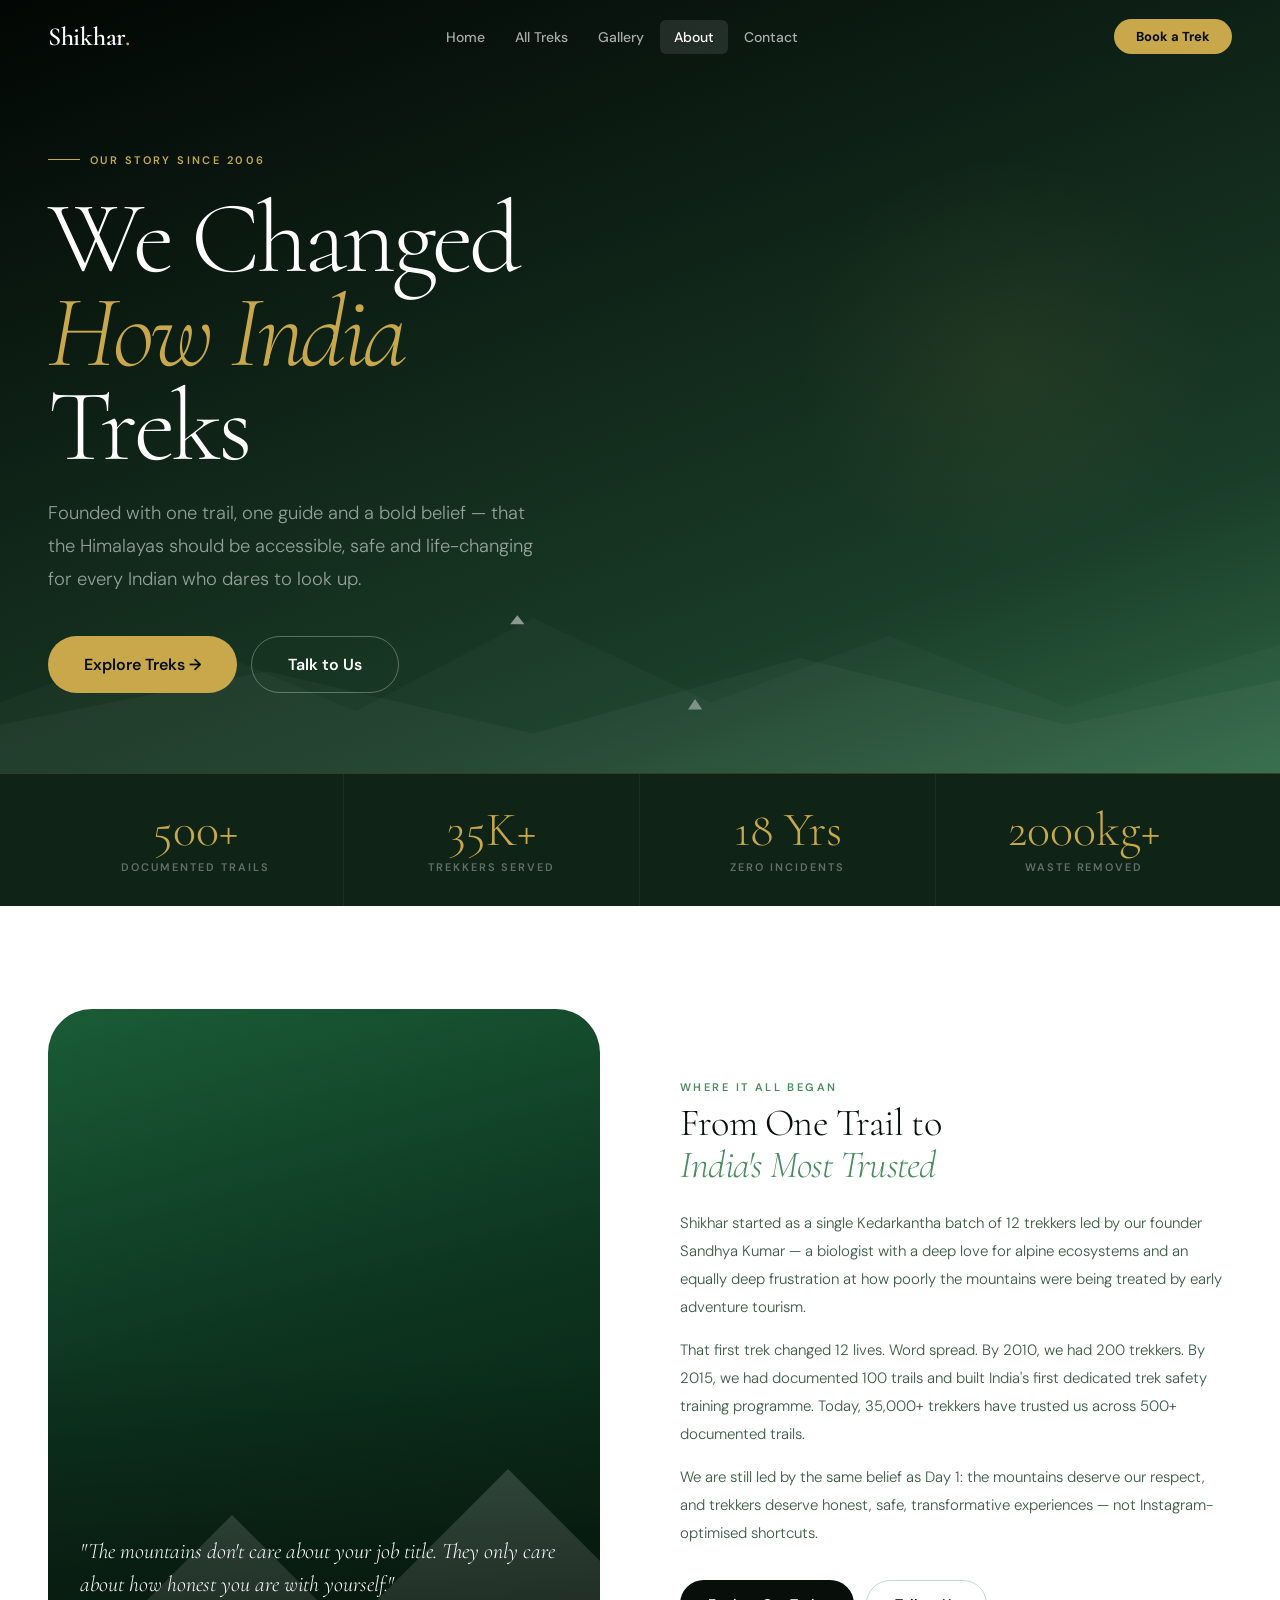
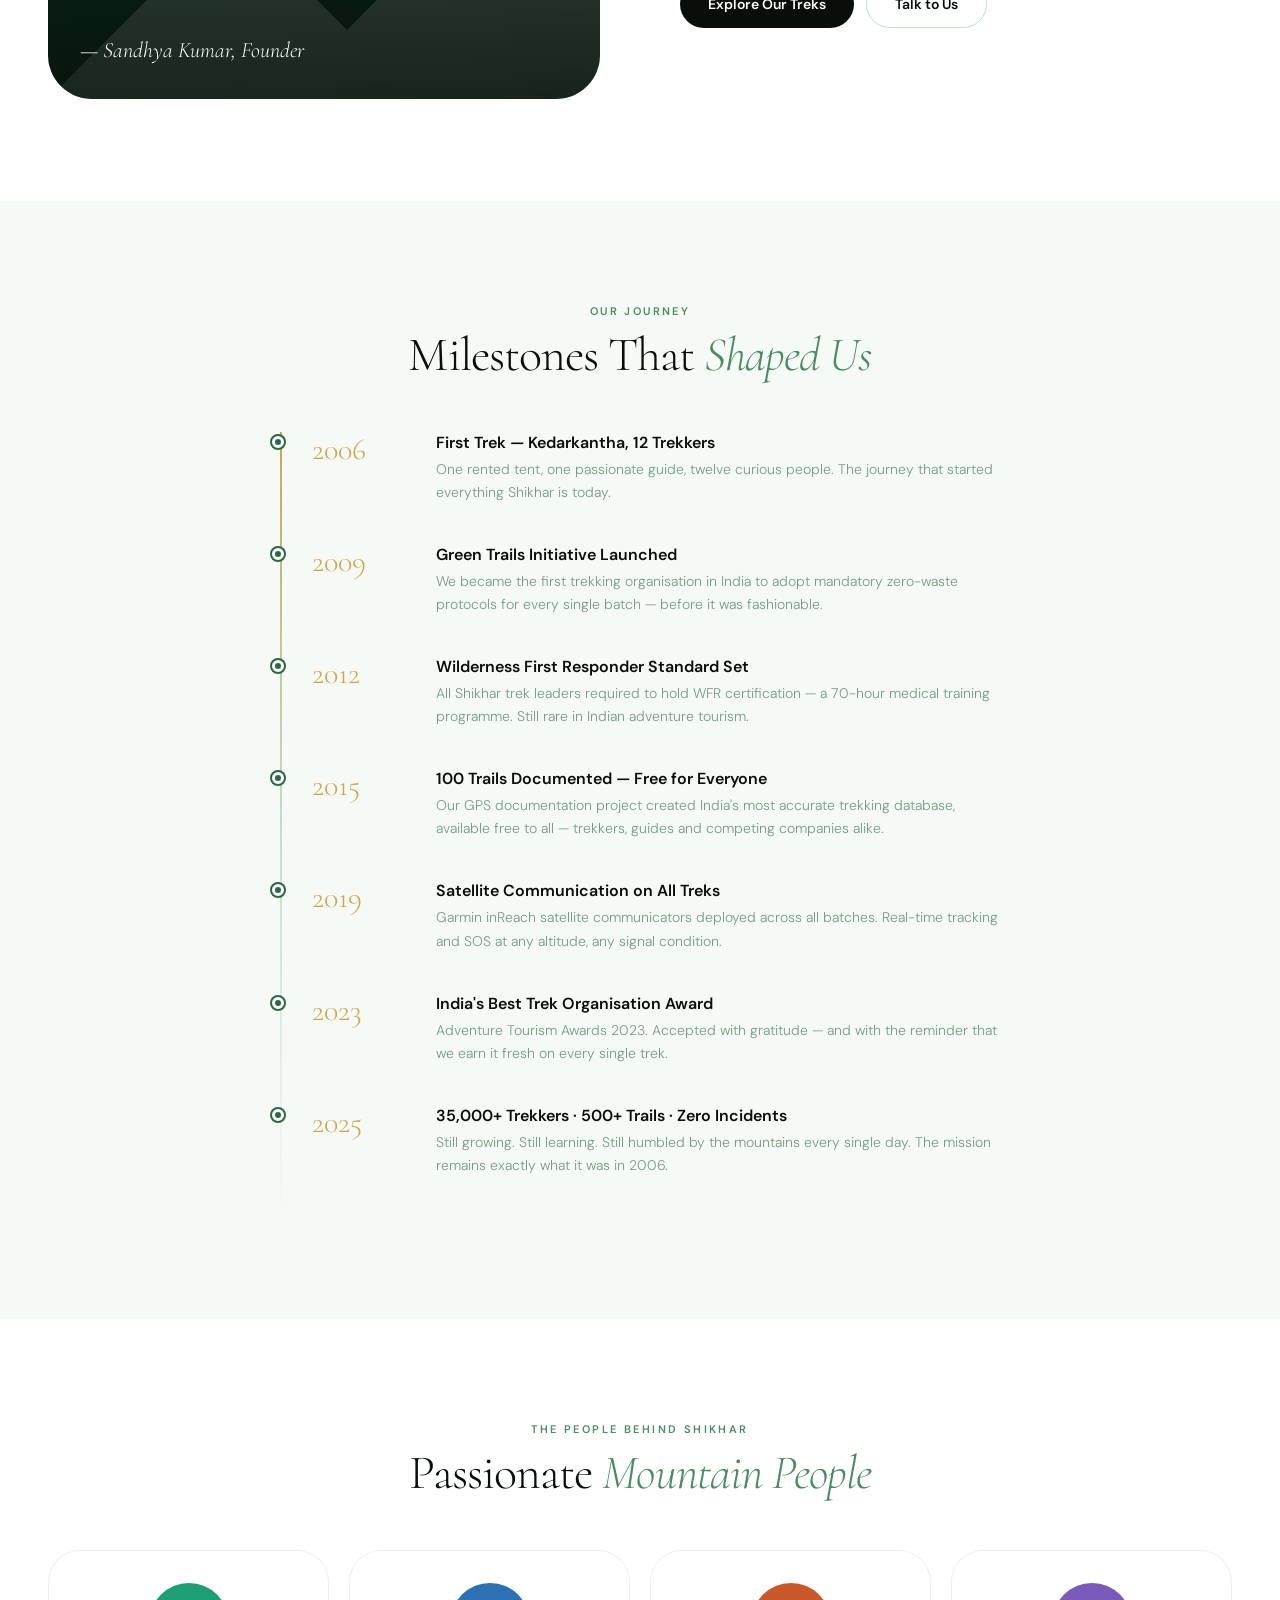
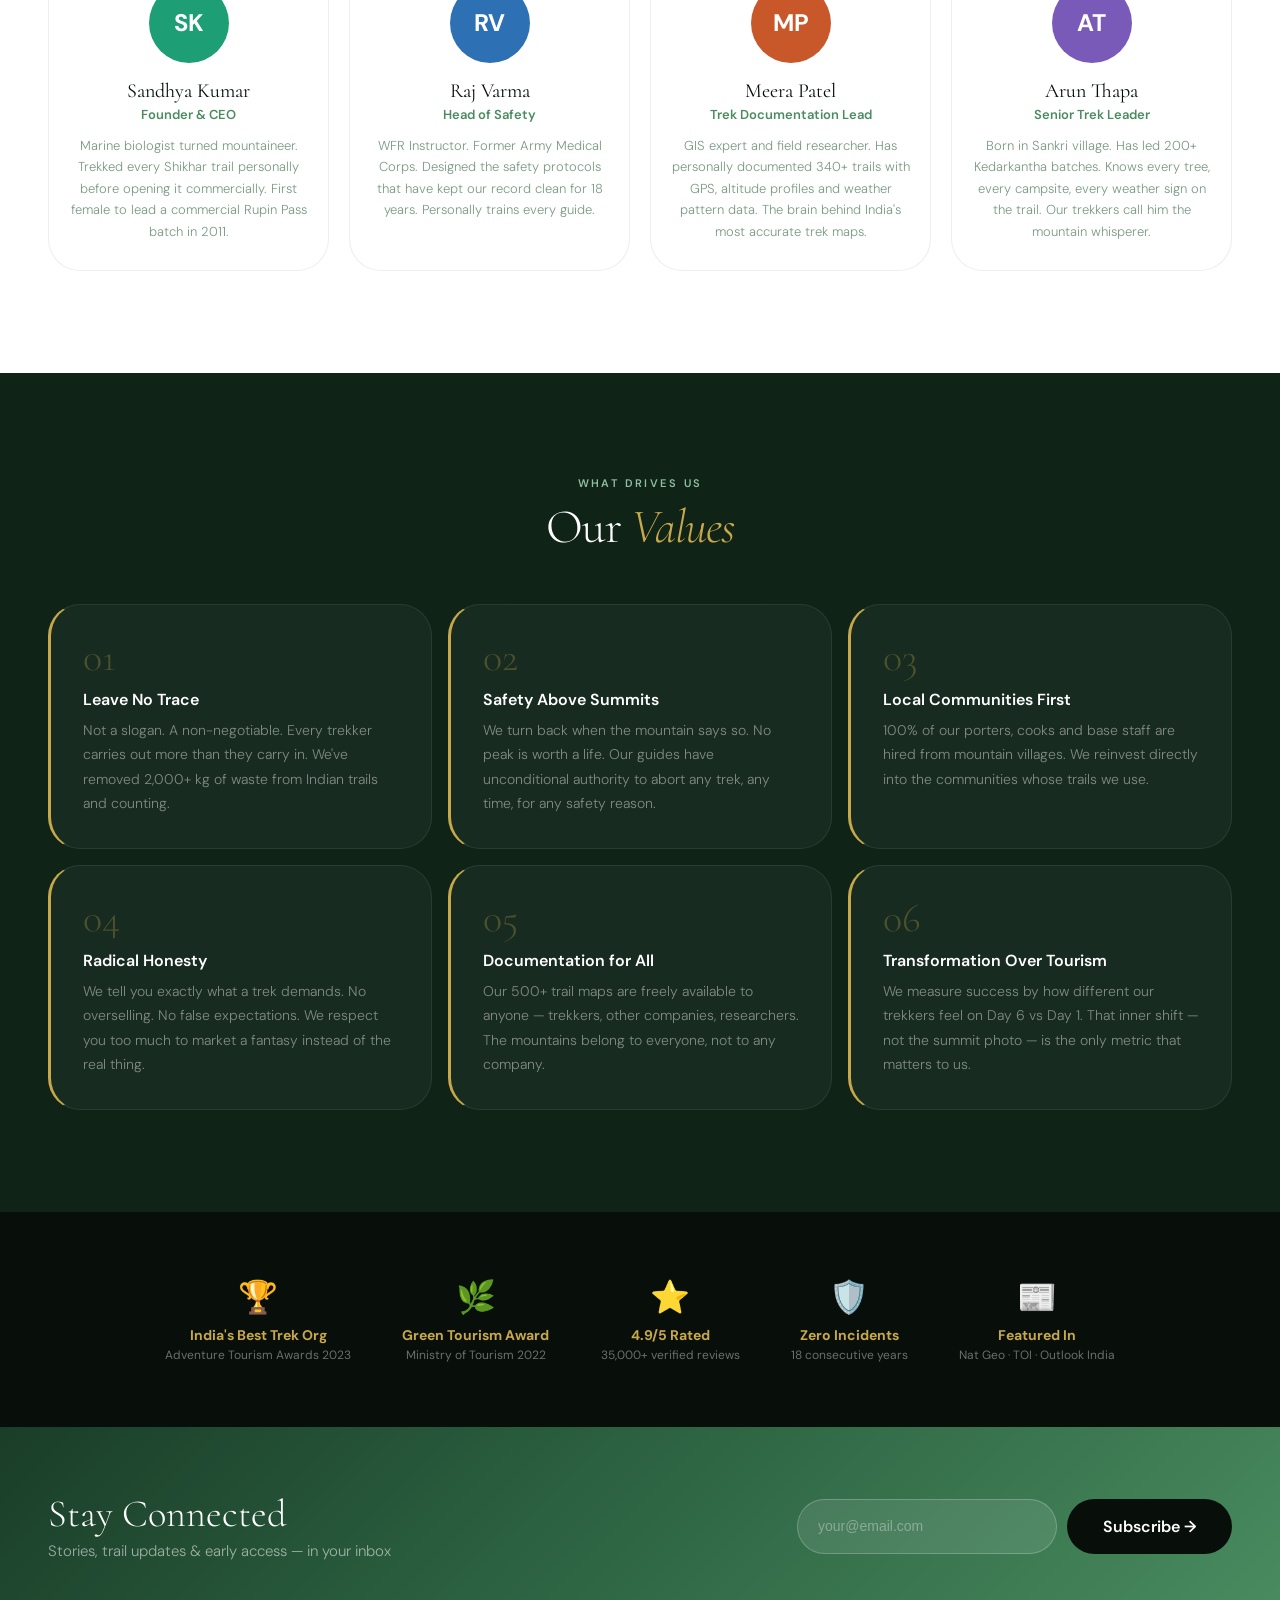
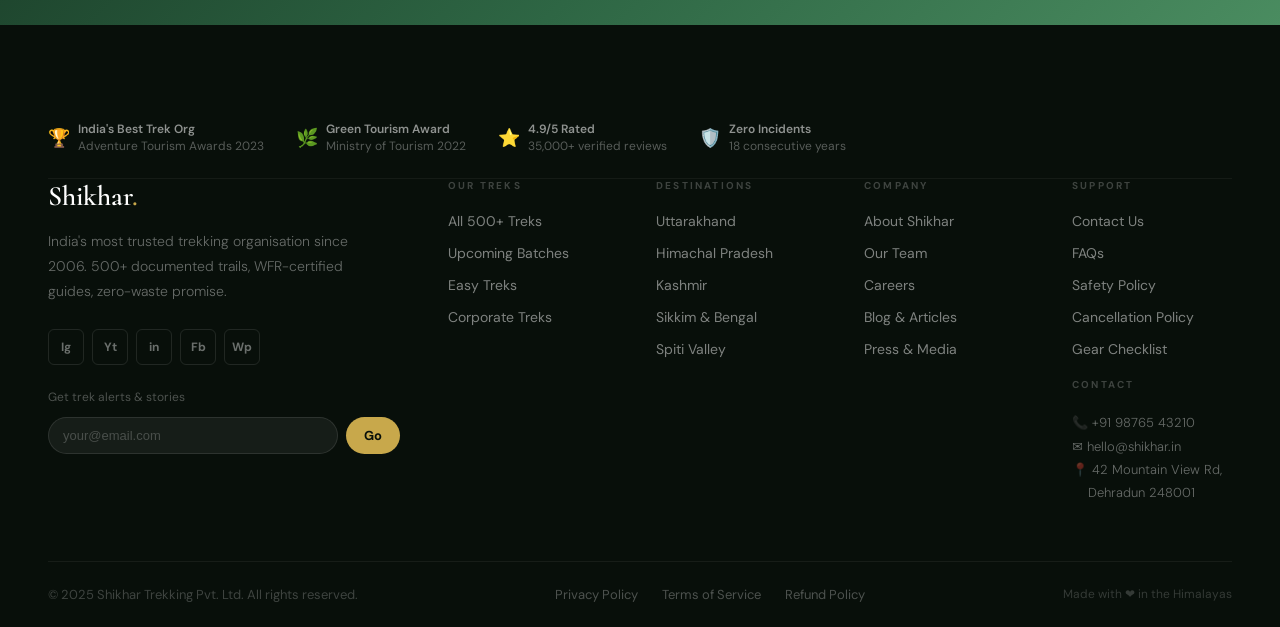
<file: about.html>
<!DOCTYPE html>
<html lang="en">
<head>
<meta charset="UTF-8"/><meta name="viewport" content="width=device-width,initial-scale=1.0"/>
<title>About Us — Shikhar</title>
<link href="https://fonts.googleapis.com/css2?family=Cormorant:ital,wght@0,300;0,400;0,500;1,300;1,400&family=DM+Sans:opsz,wght@9..40,300;9..40,400;9..40,500;9..40,600&display=swap" rel="stylesheet"/>
<style>
:root{--ink:#080f0a;--pine:#0f2317;--moss:#1a3d28;--fern:#2e6644;--sage:#4a8c60;--mist:#8fbfa0;--dew:#c2deca;--foam:#e8f4ec;--snow:#f5faf6;--white:#fff;--gold:#c8a84b;--gold2:#e8cc7a;--slate:#3d5a47;--fog:#7a9a84;--ff-display:'Cormorant',Georgia,serif;--ff-body:'DM Sans',system-ui,sans-serif;--ease-apple:cubic-bezier(.25,.46,.45,.94);--ease-spring:cubic-bezier(.34,1.56,.64,1);--ease-out:cubic-bezier(0,0,.2,1);--r-sm:6px;--r-md:14px;--r-lg:22px;--r-xl:32px;--r-full:9999px;--sh-sm:0 2px 8px rgba(8,15,10,.07);--sh-md:0 8px 30px rgba(8,15,10,.12);--sh-lg:0 20px 60px rgba(8,15,10,.18)}
*,*::before,*::after{margin:0;padding:0;box-sizing:border-box}html{font-size:16px;scroll-behavior:smooth}
body{font-family:var(--ff-body);background:var(--white);color:var(--ink);-webkit-font-smoothing:antialiased;overflow-x:hidden}
a{color:inherit;text-decoration:none}button{cursor:pointer;font-family:inherit;border:none;background:none}ul{list-style:none}
.wrap{width:100%;max-width:1320px;margin:0 auto;padding:0 clamp(1.25rem,4vw,3rem)}
.btn{display:inline-flex;align-items:center;justify-content:center;gap:8px;padding:14px 28px;border-radius:var(--r-full);font-size:.875rem;font-weight:600;transition:all .35s var(--ease-apple);white-space:nowrap}
.btn:active{transform:scale(.97)}
.btn-ink{background:var(--ink);color:#fff}.btn-ink:hover{background:var(--moss);transform:translateY(-2px);box-shadow:var(--sh-md)}
.btn-gold{background:var(--gold);color:var(--ink)}.btn-gold:hover{background:var(--gold2);transform:translateY(-2px)}
.btn-ghost{background:transparent;border:1.5px solid rgba(255,255,255,.3);color:#fff}.btn-ghost:hover{border-color:#fff;background:rgba(255,255,255,.1)}
.btn-outline{background:transparent;border:1.5px solid var(--dew);color:var(--ink)}.btn-outline:hover{background:var(--ink);color:#fff;border-color:var(--ink)}
.btn-lg{padding:17px 36px;font-size:1rem}.btn-sm{padding:9px 20px;font-size:.8125rem}
.eyebrow{font-size:.6875rem;font-weight:600;letter-spacing:.22em;text-transform:uppercase;color:var(--sage)}
.sr{opacity:0;transform:translateY(22px);transition:opacity .7s var(--ease-out),transform .7s var(--ease-out)}
.sr-l{opacity:0;transform:translateX(-30px);transition:opacity .8s var(--ease-out),transform .8s var(--ease-out)}
.sr-r{opacity:0;transform:translateX(30px);transition:opacity .8s var(--ease-out),transform .8s var(--ease-out)}
.sr.show,.sr-l.show,.sr-r.show{opacity:1;transform:translateY(0) translateX(0)}
.d1s{transition-delay:.1s}.d2s{transition-delay:.2s}.d3s{transition-delay:.3s}.d4s{transition-delay:.4s}
/* NAV */
.nav{position:fixed;top:0;left:0;right:0;height:72px;z-index:1000;transition:background .5s,box-shadow .5s}
.nav.scrolled{background:rgba(8,15,10,.94);backdrop-filter:blur(24px);box-shadow:0 1px 0 rgba(255,255,255,.06)}
.nav-inner{height:100%;display:flex;align-items:center;justify-content:space-between}
.logo{font-family:var(--ff-display);font-size:1.625rem;font-weight:600;color:#fff;letter-spacing:-.01em}
.logo span{color:var(--gold)}
.nav-links{display:flex;align-items:center;gap:2px}
.nav-a{padding:8px 14px;border-radius:var(--r-sm);font-size:.875rem;font-weight:500;color:rgba(255,255,255,.65);transition:all .2s}
.nav-a:hover,.nav-a.on{color:#fff;background:rgba(255,255,255,.1)}
.nav-cta{background:var(--gold);color:var(--ink);padding:9px 22px;border-radius:var(--r-full);font-size:.8125rem;font-weight:700;transition:all .25s}
.nav-cta:hover{background:var(--gold2);transform:translateY(-1px)}
.hamburger{display:none;flex-direction:column;gap:5px;padding:6px}
.ham-line{width:22px;height:1.5px;background:#fff;border-radius:2px;transition:all .3s;transform-origin:center}
.hamburger.open .ham-line:nth-child(1){transform:translateY(6.5px) rotate(45deg)}
.hamburger.open .ham-line:nth-child(2){opacity:0;transform:scaleX(0)}
.hamburger.open .ham-line:nth-child(3){transform:translateY(-6.5px) rotate(-45deg)}
.mob-menu{display:none;position:fixed;top:72px;left:0;right:0;background:rgba(8,15,10,.97);backdrop-filter:blur(24px);padding:1.5rem;z-index:999;border-bottom:1px solid rgba(255,255,255,.06);transform:translateY(-12px);opacity:0;transition:all .3s;pointer-events:none}
.mob-menu.open{transform:translateY(0);opacity:1;pointer-events:auto;display:block}
.mob-menu .nav-a{display:block;padding:13px 16px;font-size:1rem;color:rgba(255,255,255,.7);border-radius:var(--r-md);margin-bottom:4px}
/* ABOUT HERO */
.about-hero{min-height:80vh;background:linear-gradient(160deg,#020604,#0f2317 40%,#1a3d28 75%,#2e6644);display:flex;align-items:center;padding:9rem 0 5rem;position:relative;overflow:hidden}
.ah-mtns{position:absolute;bottom:0;left:0;right:0;pointer-events:none}
.ah-glow{position:absolute;top:20%;right:5%;width:420px;height:420px;border-radius:50%;background:radial-gradient(circle,rgba(200,168,75,.07),transparent 70%);pointer-events:none;animation:glowP 6s ease-in-out infinite}
@keyframes glowP{0%,100%{transform:scale(1);opacity:.6}50%{transform:scale(1.15);opacity:1}}
.ah-content{position:relative;z-index:1;max-width:680px}
.ah-eyebrow{display:inline-flex;align-items:center;gap:10px;margin-bottom:1.5rem;opacity:0;animation:hIn .8s var(--ease-out) .3s forwards}
.ah-bar{width:32px;height:1px;background:var(--gold)}
.ah-etxt{font-size:.6875rem;font-weight:600;letter-spacing:.22em;text-transform:uppercase;color:var(--gold)}
.ah-h1{font-family:var(--ff-display);font-size:clamp(3rem,8vw,7rem);font-weight:300;line-height:.92;letter-spacing:-.035em;color:#fff;opacity:0;animation:hIn .9s var(--ease-out) .5s forwards}
.ah-h1 em{font-style:italic;color:var(--gold)}
.ah-sub{font-size:clamp(1rem,1.5vw,1.15rem);color:rgba(255,255,255,.55);font-weight:300;line-height:1.8;max-width:500px;margin:1.5rem 0 2.5rem;opacity:0;animation:hIn .8s var(--ease-out) .75s forwards}
.ah-btns{display:flex;gap:14px;flex-wrap:wrap;opacity:0;animation:hIn .8s var(--ease-out) .95s forwards}
@keyframes hIn{to{opacity:1;transform:translateY(0)}}
/* STATS ROW */
.stats-row{background:var(--pine);border-top:1px solid rgba(200,168,75,.2)}
.stats-inner{display:grid;grid-template-columns:repeat(4,1fr)}
.sitem{padding:clamp(1.5rem,3vw,2rem);text-align:center;border-right:1px solid rgba(255,255,255,.06)}
.sitem:last-child{border-right:none}
.snum{font-family:var(--ff-display);font-size:clamp(2rem,4vw,3rem);font-weight:300;color:var(--gold);line-height:1}
.slbl{font-size:.6875rem;font-weight:600;letter-spacing:.18em;text-transform:uppercase;color:rgba(255,255,255,.35);margin-top:6px}
/* STORY */
.story-section{padding:clamp(4rem,8vw,7rem) 0}
.story-grid{display:grid;grid-template-columns:1fr 1fr;gap:5rem;align-items:center}
.story-visual{border-radius:var(--r-2xl,44px);overflow:hidden;aspect-ratio:4/5;position:relative}
.sv-bg{position:absolute;inset:0;background:linear-gradient(165deg,#1a5c36,#0d3520 45%,#051a0d);transition:transform 6s ease}
.story-visual:hover .sv-bg{transform:scale(1.03)}
.sv-mtn{position:absolute;bottom:0;left:0;right:0;height:40%;pointer-events:none;opacity:.2}
.sv-overlay{position:absolute;inset:0;background:linear-gradient(to top,rgba(8,15,10,.65),transparent 50%)}
.sv-quote{position:absolute;bottom:2rem;left:2rem;right:2rem;font-family:var(--ff-display);font-size:1.375rem;font-style:italic;color:#fff;font-weight:300;line-height:1.5}
.story-text h2{font-family:var(--ff-display);font-size:clamp(1.75rem,3vw,2.75rem);font-weight:300;color:var(--ink);letter-spacing:-.02em;margin-bottom:1.5rem;line-height:1.1}
.story-text p{font-size:.9375rem;color:var(--slate);line-height:1.85;font-weight:300;margin-bottom:1rem}
/* TIMELINE */
.timeline-section{padding:clamp(4rem,8vw,7rem) 0;background:var(--snow)}
.tl{position:relative;padding-left:2rem;max-width:720px;margin:0 auto}
.tl::before{content:'';position:absolute;left:0;top:0;bottom:0;width:2px;background:linear-gradient(to bottom,var(--gold),var(--dew),transparent)}
.tl-item{display:grid;grid-template-columns:100px 1fr;gap:1.5rem;padding-bottom:2.5rem;position:relative}
.tl-item::before{content:'';position:absolute;left:-2.5rem;top:4px;width:12px;height:12px;border-radius:50%;background:var(--fern);border:3px solid var(--white);box-shadow:0 0 0 2px var(--fern)}
.tl-year{font-family:var(--ff-display);font-size:1.875rem;font-weight:300;color:var(--gold);line-height:1;padding-top:3px}
.tl-body h4{font-size:1rem;font-weight:600;color:var(--ink);margin-bottom:5px}
.tl-body p{font-size:.875rem;color:var(--fog);line-height:1.65;font-weight:300}
/* TEAM */
.team-section{padding:clamp(4rem,8vw,7rem) 0}
.team-grid{display:grid;grid-template-columns:repeat(4,1fr);gap:20px}
.team-card{background:var(--white);border-radius:var(--r-xl);overflow:hidden;border:1px solid rgba(8,15,10,.07);transition:transform .5s var(--ease-spring),box-shadow .5s var(--ease-apple);text-align:center}
.team-card:hover{transform:translateY(-8px);box-shadow:var(--sh-lg)}
.tc-av{width:80px;height:80px;border-radius:50%;margin:2rem auto 1rem;display:flex;align-items:center;justify-content:center;font-size:1.5rem;font-weight:700;color:#fff}
.tc-name{font-family:var(--ff-display);font-size:1.25rem;font-weight:400;color:var(--ink);margin-bottom:3px}
.tc-role{font-size:.8125rem;color:var(--sage);font-weight:600;margin-bottom:.75rem}
.tc-bio{font-size:.8125rem;color:var(--fog);line-height:1.65;padding:0 1.25rem 1.75rem;font-weight:300}
/* VALUES */
.values-section{padding:clamp(4rem,8vw,7rem) 0;background:var(--pine)}
.values-grid{display:grid;grid-template-columns:repeat(3,1fr);gap:16px}
.vc{padding:2rem;border-radius:var(--r-xl);background:rgba(255,255,255,.04);border:1px solid rgba(255,255,255,.08);border-left:3px solid var(--gold);transition:transform .4s var(--ease-spring),border-color .3s}
.vc:hover{transform:translateY(-5px);border-color:rgba(200,168,75,.6);background:rgba(255,255,255,.07)}
.vc-num{font-family:var(--ff-display);font-size:2.5rem;font-weight:300;color:rgba(200,168,75,.3);line-height:1;margin-bottom:12px}
.vc h4{font-size:1rem;font-weight:600;color:#fff;margin-bottom:8px}
.vc p{font-size:.875rem;color:rgba(255,255,255,.45);line-height:1.75;font-weight:300}
/* AWARDS */
.awards-section{padding:clamp(3rem,5vw,4.5rem) 0;background:var(--ink)}
.awards-row{display:flex;align-items:center;justify-content:center;gap:clamp(2rem,4vw,4rem);flex-wrap:wrap}
.aw-item{text-align:center}
.aw-icon{font-size:2rem;margin-bottom:8px}
.aw-title{font-size:.875rem;font-weight:700;color:var(--gold);margin-bottom:3px}
.aw-sub{font-size:.75rem;color:rgba(255,255,255,.4)}
/* FOOTER */
.nl-band{background:linear-gradient(135deg,var(--moss),var(--fern) 50%,var(--sage));padding:4rem 0}
.nl-inner{display:flex;align-items:center;justify-content:space-between;gap:2rem;flex-wrap:wrap}
.nl-text h3{font-family:var(--ff-display);font-size:clamp(1.75rem,3vw,2.5rem);color:#fff;font-weight:300;margin-bottom:4px}
.nl-text p{color:rgba(255,255,255,.55);font-size:.9375rem;font-weight:300}
.nl-form{display:flex;gap:10px;flex-wrap:wrap}
.nl-input{background:rgba(255,255,255,.1);border:1.5px solid rgba(255,255,255,.22);color:#fff;padding:13px 20px;border-radius:var(--r-full);font-size:.875rem;width:260px;outline:none;transition:border-color .3s}
.nl-input::placeholder{color:rgba(255,255,255,.35)}
.nl-input:focus{border-color:rgba(255,255,255,.65)}
.footer{background:var(--ink);padding-top:4.5rem}
.footer-main{display:grid;grid-template-columns:2.2fr 1fr 1fr 1fr 1fr;gap:3rem;padding-bottom:3.5rem;border-bottom:1px solid rgba(255,255,255,.06)}
.fb-logo{font-family:var(--ff-display);font-size:1.75rem;font-weight:600;color:#fff;margin-bottom:1rem}
.fb-logo span{color:var(--gold)}
.fb-desc{font-size:.875rem;color:rgba(255,255,255,.38);line-height:1.8;font-weight:300;max-width:300px;margin-bottom:1.5rem}
.fsoc{display:flex;gap:8px}
.fsb{width:36px;height:36px;border-radius:var(--r-sm);border:1px solid rgba(255,255,255,.1);display:flex;align-items:center;justify-content:center;color:rgba(255,255,255,.4);font-size:.75rem;font-weight:700;transition:all .25s}
.fsb:hover{border-color:var(--gold);color:var(--gold);transform:translateY(-2px)}
.fct{font-size:.625rem;font-weight:700;letter-spacing:.22em;text-transform:uppercase;color:rgba(255,255,255,.22);margin-bottom:1.25rem}
.fl2{display:block;color:rgba(255,255,255,.48);font-size:.875rem;margin-bottom:.875rem;transition:color .2s}
.fl2:hover{color:var(--gold)}
.fawards-strip{display:flex;align-items:center;gap:2rem;flex-wrap:wrap;padding:1.5rem 0;border-bottom:1px solid rgba(255,255,255,.05)}
.fai-txt{font-size:.75rem;color:rgba(255,255,255,.32)}
.fai-txt strong{display:block;color:rgba(255,255,255,.55);font-weight:600;margin-bottom:1px}
.footer-bottom{display:flex;justify-content:space-between;align-items:center;padding:1.5rem 0;flex-wrap:wrap;gap:1rem}
.fcopy{font-size:.8125rem;color:rgba(255,255,255,.22)}
.flegal{display:flex;gap:1.5rem}
.flegal a{font-size:.8125rem;color:rgba(255,255,255,.28);transition:color .2s}
.flegal a:hover{color:rgba(255,255,255,.6)}
.fnl{margin-top:1.5rem}.fnl p{font-size:.75rem;color:rgba(255,255,255,.28);margin-bottom:.75rem}
.fnl-form{display:flex;gap:8px}
.fnl-input{flex:1;background:rgba(255,255,255,.06);border:1px solid rgba(255,255,255,.1);color:#fff;padding:10px 14px;border-radius:var(--r-full);font-size:.8125rem;outline:none;min-width:0;transition:border-color .3s}
.fnl-input::placeholder{color:rgba(255,255,255,.22)}
.fnl-input:focus{border-color:rgba(200,168,75,.4)}
.fnl-btn{background:var(--gold);color:var(--ink);padding:10px 18px;border-radius:var(--r-full);font-size:.8125rem;font-weight:700;transition:all .25s;flex-shrink:0}
.fnl-btn:hover{background:var(--gold2)}

@media(max-width:1024px){.team-grid{grid-template-columns:repeat(2,1fr)}.values-grid{grid-template-columns:repeat(2,1fr)}}
@media(max-width:768px){.nav-links{display:none}.hamburger{display:flex}.story-grid{grid-template-columns:1fr;gap:2.5rem}.stats-inner{grid-template-columns:repeat(2,1fr)}.sitem:nth-child(2){border-right:none}.team-grid{grid-template-columns:repeat(2,1fr)}.values-grid{grid-template-columns:1fr}.awards-row{gap:2rem}.footer-main{grid-template-columns:1fr 1fr;gap:2rem}.nl-inner{flex-direction:column;text-align:center}.nl-form{flex-direction:column;width:100%}.nl-input{width:100%}.tl{padding-left:1.5rem}.tl-item{grid-template-columns:70px 1fr;gap:1rem}.tl-item::before{left:-2rem}}
@media(max-width:480px){.team-grid{grid-template-columns:1fr}.values-grid{grid-template-columns:1fr}.footer-main{grid-template-columns:1fr}}
</style>
</head>
<body>
<nav class="nav" id="nav">
  <div class="wrap nav-inner">
    <a href="index.html" class="logo">Shikhar<span>.</span></a>
    <ul class="nav-links"><li><a href="index.html" class="nav-a">Home</a></li><li><a href="treks.html" class="nav-a">All Treks</a></li><li><a href="gallery.html" class="nav-a">Gallery</a></li><li><a href="about.html" class="nav-a on">About</a></li><li><a href="contact.html" class="nav-a">Contact</a></li></ul>
    <div style="display:flex;align-items:center;gap:10px"><a href="treks.html" class="nav-cta">Book a Trek</a><button class="hamburger" id="ham"><span class="ham-line"></span><span class="ham-line"></span><span class="ham-line"></span></button></div>
  </div>
</nav>
<div class="mob-menu" id="mobMenu"><a href="index.html" class="nav-a">Home</a><a href="treks.html" class="nav-a">All Treks</a><a href="gallery.html" class="nav-a">Gallery</a><a href="about.html" class="nav-a">About</a><a href="contact.html" class="nav-a">Contact</a><a href="treks.html" style="display:block;text-align:center;margin-top:1rem;padding:14px;border-radius:var(--r-full);background:var(--gold);color:var(--ink);font-weight:700">Book a Trek</a></div>

<section class="about-hero">
  <svg class="ah-mtns" viewBox="0 0 1440 220" preserveAspectRatio="none"><polygon points="0,220 0,140 200,65 400,150 600,45 800,140 1000,65 1200,145 1440,75 1440,220" fill="rgba(255,255,255,.022)"/><polygon points="0,220 0,165 300,105 600,175 900,90 1200,165 1440,115 1440,220" fill="rgba(255,255,255,.03)"/><polygon points="574,52 582,42 590,52" fill="rgba(255,255,255,.5)"/><polygon points="774,148 782,136 790,148" fill="rgba(255,255,255,.4)"/></svg>
  <div class="ah-glow"></div>
  <div class="wrap">
    <div class="ah-content">
      <div class="ah-eyebrow"><span class="ah-bar"></span><span class="ah-etxt">Our Story Since 2006</span></div>
      <h1 class="ah-h1">We Changed<br/><em>How India</em><br/>Treks</h1>
      <p class="ah-sub">Founded with one trail, one guide and a bold belief — that the Himalayas should be accessible, safe and life-changing for every Indian who dares to look up.</p>
      <div class="ah-btns"><a href="treks.html" class="btn btn-gold btn-lg">Explore Treks →</a><a href="contact.html" class="btn btn-ghost btn-lg">Talk to Us</a></div>
    </div>
  </div>
</section>

<div class="stats-row"><div class="wrap"><div class="stats-inner">
  <div class="sitem sr"><div class="snum"><span data-count="500" data-suffix="+">0+</span></div><div class="slbl">Documented Trails</div></div>
  <div class="sitem sr d1s"><div class="snum"><span data-count="35" data-suffix="K+">0K+</span></div><div class="slbl">Trekkers Served</div></div>
  <div class="sitem sr d2s"><div class="snum"><span data-count="18" data-suffix=" Yrs">0 Yrs</span></div><div class="slbl">Zero Incidents</div></div>
  <div class="sitem sr d3s"><div class="snum"><span data-count="2000" data-suffix="kg+">0kg+</span></div><div class="slbl">Waste Removed</div></div>
</div></div></div>

<section class="story-section">
  <div class="wrap">
    <div class="story-grid">
      <div class="story-visual sr-l">
        <div class="sv-bg"></div>
        <svg class="sv-mtn" viewBox="0 0 400 120"><polygon points="0,120 80,40 160,120" fill="white"/><polygon points="100,120 200,20 300,120" fill="white"/><polygon points="240,120 320,55 400,120" fill="white"/></svg>
        <div class="sv-overlay"></div>
        <div class="sv-quote">"The mountains don't care about your job title. They only care about how honest you are with yourself."<br/><br/>— Sandhya Kumar, Founder</div>
      </div>
      <div class="sr-r" style="transition-delay:.2s">
        <p class="eyebrow">Where It All Began</p>
        <div style="font-family:var(--ff-display);font-size:clamp(1.75rem,3vw,2.75rem);font-weight:300;color:var(--ink);letter-spacing:-.02em;margin:8px 0 1.5rem;line-height:1.1">From One Trail to<br/><em style="font-style:italic;color:var(--sage)">India's Most Trusted</em></div>
        <p style="font-size:.9375rem;color:var(--slate);line-height:1.85;font-weight:300;margin-bottom:1rem">Shikhar started as a single Kedarkantha batch of 12 trekkers led by our founder Sandhya Kumar — a biologist with a deep love for alpine ecosystems and an equally deep frustration at how poorly the mountains were being treated by early adventure tourism.</p>
        <p style="font-size:.9375rem;color:var(--slate);line-height:1.85;font-weight:300;margin-bottom:1rem">That first trek changed 12 lives. Word spread. By 2010, we had 200 trekkers. By 2015, we had documented 100 trails and built India's first dedicated trek safety training programme. Today, 35,000+ trekkers have trusted us across 500+ documented trails.</p>
        <p style="font-size:.9375rem;color:var(--slate);line-height:1.85;font-weight:300;margin-bottom:2rem">We are still led by the same belief as Day 1: the mountains deserve our respect, and trekkers deserve honest, safe, transformative experiences — not Instagram-optimised shortcuts.</p>
        <div style="display:flex;gap:12px;flex-wrap:wrap"><a href="treks.html" class="btn btn-ink">Explore Our Treks</a><a href="contact.html" class="btn btn-outline">Talk to Us</a></div>
      </div>
    </div>
  </div>
</section>

<section class="timeline-section">
  <div class="wrap">
    <div style="text-align:center;margin-bottom:3rem" class="sr">
      <p class="eyebrow">Our Journey</p>
      <div style="font-family:var(--ff-display);font-size:clamp(1.75rem,4vw,3rem);font-weight:300;color:var(--ink);letter-spacing:-.02em;margin-top:8px">Milestones That <em style="font-style:italic;color:var(--sage)">Shaped Us</em></div>
    </div>
    <div class="tl">
      <div class="tl-item sr"><div class="tl-year">2006</div><div class="tl-body"><h4>First Trek — Kedarkantha, 12 Trekkers</h4><p>One rented tent, one passionate guide, twelve curious people. The journey that started everything Shikhar is today.</p></div></div>
      <div class="tl-item sr d1s"><div class="tl-year">2009</div><div class="tl-body"><h4>Green Trails Initiative Launched</h4><p>We became the first trekking organisation in India to adopt mandatory zero-waste protocols for every single batch — before it was fashionable.</p></div></div>
      <div class="tl-item sr"><div class="tl-year">2012</div><div class="tl-body"><h4>Wilderness First Responder Standard Set</h4><p>All Shikhar trek leaders required to hold WFR certification — a 70-hour medical training programme. Still rare in Indian adventure tourism.</p></div></div>
      <div class="tl-item sr d1s"><div class="tl-year">2015</div><div class="tl-body"><h4>100 Trails Documented — Free for Everyone</h4><p>Our GPS documentation project created India's most accurate trekking database, available free to all — trekkers, guides and competing companies alike.</p></div></div>
      <div class="tl-item sr"><div class="tl-year">2019</div><div class="tl-body"><h4>Satellite Communication on All Treks</h4><p>Garmin inReach satellite communicators deployed across all batches. Real-time tracking and SOS at any altitude, any signal condition.</p></div></div>
      <div class="tl-item sr d1s"><div class="tl-year">2023</div><div class="tl-body"><h4>India's Best Trek Organisation Award</h4><p>Adventure Tourism Awards 2023. Accepted with gratitude — and with the reminder that we earn it fresh on every single trek.</p></div></div>
      <div class="tl-item sr"><div class="tl-year">2025</div><div class="tl-body"><h4>35,000+ Trekkers · 500+ Trails · Zero Incidents</h4><p>Still growing. Still learning. Still humbled by the mountains every single day. The mission remains exactly what it was in 2006.</p></div></div>
    </div>
  </div>
</section>

<section class="team-section">
  <div class="wrap">
    <div style="text-align:center;margin-bottom:3rem" class="sr">
      <p class="eyebrow">The People Behind Shikhar</p>
      <div style="font-family:var(--ff-display);font-size:clamp(1.75rem,4vw,3rem);font-weight:300;color:var(--ink);letter-spacing:-.02em;margin-top:8px">Passionate <em style="font-style:italic;color:var(--sage)">Mountain People</em></div>
    </div>
    <div class="team-grid">
      <div class="team-card sr"><div class="tc-av" style="background:#1d9e75">SK</div><div class="tc-name">Sandhya Kumar</div><div class="tc-role">Founder &amp; CEO</div><p class="tc-bio">Marine biologist turned mountaineer. Trekked every Shikhar trail personally before opening it commercially. First female to lead a commercial Rupin Pass batch in 2011.</p></div>
      <div class="team-card sr d1s"><div class="tc-av" style="background:#2d70b3">RV</div><div class="tc-name">Raj Varma</div><div class="tc-role">Head of Safety</div><p class="tc-bio">WFR Instructor. Former Army Medical Corps. Designed the safety protocols that have kept our record clean for 18 years. Personally trains every guide.</p></div>
      <div class="team-card sr d2s"><div class="tc-av" style="background:#c8572a">MP</div><div class="tc-name">Meera Patel</div><div class="tc-role">Trek Documentation Lead</div><p class="tc-bio">GIS expert and field researcher. Has personally documented 340+ trails with GPS, altitude profiles and weather pattern data. The brain behind India's most accurate trek maps.</p></div>
      <div class="team-card sr d3s"><div class="tc-av" style="background:#7a5ab8">AT</div><div class="tc-name">Arun Thapa</div><div class="tc-role">Senior Trek Leader</div><p class="tc-bio">Born in Sankri village. Has led 200+ Kedarkantha batches. Knows every tree, every campsite, every weather sign on the trail. Our trekkers call him the mountain whisperer.</p></div>
    </div>
  </div>
</section>

<section class="values-section">
  <div class="wrap">
    <div style="text-align:center;margin-bottom:3rem" class="sr">
      <p class="eyebrow" style="color:var(--mist)">What Drives Us</p>
      <div style="font-family:var(--ff-display);font-size:clamp(1.75rem,4vw,3rem);font-weight:300;color:#fff;letter-spacing:-.02em;margin-top:8px">Our <em style="font-style:italic;color:var(--gold)">Values</em></div>
    </div>
    <div class="values-grid">
      <div class="vc sr"><div class="vc-num">01</div><h4>Leave No Trace</h4><p>Not a slogan. A non-negotiable. Every trekker carries out more than they carry in. We've removed 2,000+ kg of waste from Indian trails and counting.</p></div>
      <div class="vc sr d1s"><div class="vc-num">02</div><h4>Safety Above Summits</h4><p>We turn back when the mountain says so. No peak is worth a life. Our guides have unconditional authority to abort any trek, any time, for any safety reason.</p></div>
      <div class="vc sr d2s"><div class="vc-num">03</div><h4>Local Communities First</h4><p>100% of our porters, cooks and base staff are hired from mountain villages. We reinvest directly into the communities whose trails we use.</p></div>
      <div class="vc sr"><div class="vc-num">04</div><h4>Radical Honesty</h4><p>We tell you exactly what a trek demands. No overselling. No false expectations. We respect you too much to market a fantasy instead of the real thing.</p></div>
      <div class="vc sr d1s"><div class="vc-num">05</div><h4>Documentation for All</h4><p>Our 500+ trail maps are freely available to anyone — trekkers, other companies, researchers. The mountains belong to everyone, not to any company.</p></div>
      <div class="vc sr d2s"><div class="vc-num">06</div><h4>Transformation Over Tourism</h4><p>We measure success by how different our trekkers feel on Day 6 vs Day 1. That inner shift — not the summit photo — is the only metric that matters to us.</p></div>
    </div>
  </div>
</section>

<section class="awards-section">
  <div class="wrap">
    <div class="awards-row">
      <div class="aw-item sr"><div class="aw-icon">🏆</div><div class="aw-title">India's Best Trek Org</div><div class="aw-sub">Adventure Tourism Awards 2023</div></div>
      <div class="aw-item sr d1s"><div class="aw-icon">🌿</div><div class="aw-title">Green Tourism Award</div><div class="aw-sub">Ministry of Tourism 2022</div></div>
      <div class="aw-item sr d2s"><div class="aw-icon">⭐</div><div class="aw-title">4.9/5 Rated</div><div class="aw-sub">35,000+ verified reviews</div></div>
      <div class="aw-item sr d3s"><div class="aw-icon">🛡️</div><div class="aw-title">Zero Incidents</div><div class="aw-sub">18 consecutive years</div></div>
      <div class="aw-item sr d4s"><div class="aw-icon">📰</div><div class="aw-title">Featured In</div><div class="aw-sub">Nat Geo · TOI · Outlook India</div></div>
    </div>
  </div>
</section>

<div class="nl-band"><div class="wrap nl-inner"><div class="nl-text sr"><h3>Stay Connected</h3><p>Stories, trail updates &amp; early access — in your inbox</p></div><form class="nl-form sr d2s" onsubmit="handleNL(event,this)"><input type="email" class="nl-input" placeholder="your@email.com" required/><button type="submit" class="btn btn-ink btn-lg">Subscribe →</button></form></div></div>

<footer class="footer">
  <div class="wrap">
    <div class="fawards-strip">
      <div style="display:flex;align-items:center;gap:8px"><span style="font-size:1.125rem">🏆</span><div class="fai-txt"><strong>India's Best Trek Org</strong>Adventure Tourism Awards 2023</div></div>
      <div style="display:flex;align-items:center;gap:8px"><span style="font-size:1.125rem">🌿</span><div class="fai-txt"><strong>Green Tourism Award</strong>Ministry of Tourism 2022</div></div>
      <div style="display:flex;align-items:center;gap:8px"><span style="font-size:1.125rem">⭐</span><div class="fai-txt"><strong>4.9/5 Rated</strong>35,000+ verified reviews</div></div>
      <div style="display:flex;align-items:center;gap:8px"><span style="font-size:1.125rem">🛡️</span><div class="fai-txt"><strong>Zero Incidents</strong>18 consecutive years</div></div>
    </div>
    <div class="footer-main">
      <div><div class="fb-logo">Shikhar<span>.</span></div><p class="fb-desc">India's most trusted trekking organisation since 2006. 500+ documented trails, WFR-certified guides, zero-waste promise.</p><div class="fsoc"><a class="fsb" href="#">Ig</a><a class="fsb" href="#">Yt</a><a class="fsb" href="#">in</a><a class="fsb" href="#">Fb</a><a class="fsb" href="#">Wp</a></div><div class="fnl"><p>Get trek alerts &amp; stories</p><form class="fnl-form" onsubmit="handleNL(event,this)"><input type="email" class="fnl-input" placeholder="your@email.com" required/><button type="submit" class="fnl-btn">Go</button></form></div></div>
      <div><div class="fct">Our Treks</div><a href="treks.html" class="fl2">All 500+ Treks</a><a href="treks.html" class="fl2">Upcoming Batches</a><a href="treks.html" class="fl2">Easy Treks</a><a href="treks.html" class="fl2">Corporate Treks</a></div>
      <div><div class="fct">Destinations</div><a href="treks.html" class="fl2">Uttarakhand</a><a href="treks.html" class="fl2">Himachal Pradesh</a><a href="treks.html" class="fl2">Kashmir</a><a href="treks.html" class="fl2">Sikkim &amp; Bengal</a><a href="treks.html" class="fl2">Spiti Valley</a></div>
      <div><div class="fct">Company</div><a href="about.html" class="fl2">About Shikhar</a><a href="about.html" class="fl2">Our Team</a><a href="#" class="fl2">Careers</a><a href="#" class="fl2">Blog &amp; Articles</a><a href="#" class="fl2">Press &amp; Media</a></div>
      <div><div class="fct">Support</div><a href="contact.html" class="fl2">Contact Us</a><a href="#" class="fl2">FAQs</a><a href="#" class="fl2">Safety Policy</a><a href="#" class="fl2">Cancellation Policy</a><a href="#" class="fl2">Gear Checklist</a><div style="margin-top:1.25rem"><div class="fct">Contact</div><p style="font-size:.8125rem;color:rgba(255,255,255,.38);line-height:1.8;font-weight:300">📞 +91 98765 43210<br/>✉️ hello@shikhar.in<br/>📍 42 Mountain View Rd,<br/>&nbsp;&nbsp;&nbsp;&nbsp;Dehradun 248001</p></div></div>
    </div>
    <div class="footer-bottom"><p class="fcopy">© 2025 Shikhar Trekking Pvt. Ltd. All rights reserved.</p><div class="flegal"><a href="#">Privacy Policy</a><a href="#">Terms of Service</a><a href="#">Refund Policy</a></div><p style="font-size:.75rem;color:rgba(255,255,255,.18)">Made with ❤️ in the Himalayas</p></div>
  </div>
</footer>
<script>
const nav=document.getElementById('nav');
window.addEventListener('scroll',()=>nav.classList.toggle('scrolled',window.scrollY>60),{passive:true});
const ham=document.getElementById('ham'),mob=document.getElementById('mobMenu');
ham.addEventListener('click',()=>{ham.classList.toggle('open');mob.classList.toggle('open');document.body.style.overflow=mob.classList.contains('open')?'hidden':'';});
mob.querySelectorAll('a').forEach(a=>a.addEventListener('click',()=>{ham.classList.remove('open');mob.classList.remove('open');document.body.style.overflow='';}));
const srEls=document.querySelectorAll('.sr,.sr-l,.sr-r');
const obs=new IntersectionObserver(es=>{es.forEach(e=>{if(e.isIntersecting){e.target.classList.add('show');obs.unobserve(e.target)}});},{threshold:.08,rootMargin:'0px 0px -40px 0px'});
srEls.forEach(el=>obs.observe(el));
function easeOut(t){return 1-Math.pow(1-t,3)}
document.querySelectorAll('[data-count]').forEach(el=>{
  const cObs=new IntersectionObserver(([e])=>{if(!e.isIntersecting)return;const target=parseFloat(el.dataset.count);const dec=parseInt(el.dataset.dec||0);const suffix=el.dataset.suffix||'';const dur=1800,start=performance.now();const tick=now=>{const p=Math.min((now-start)/dur,1);el.textContent=(easeOut(p)*target).toFixed(dec)+suffix;if(p<1)requestAnimationFrame(tick);};requestAnimationFrame(tick);cObs.unobserve(el);},{threshold:.5});
  cObs.observe(el);
});
function handleNL(e,form){e.preventDefault();const btn=form.querySelector('button');const t=btn.textContent;btn.textContent='✓ Subscribed!';btn.style.background='#166534';btn.style.color='#fff';setTimeout(()=>{btn.textContent=t;btn.style.background='';btn.style.color='';form.reset();},3000);}
</script>
</body>
</html>
</file>
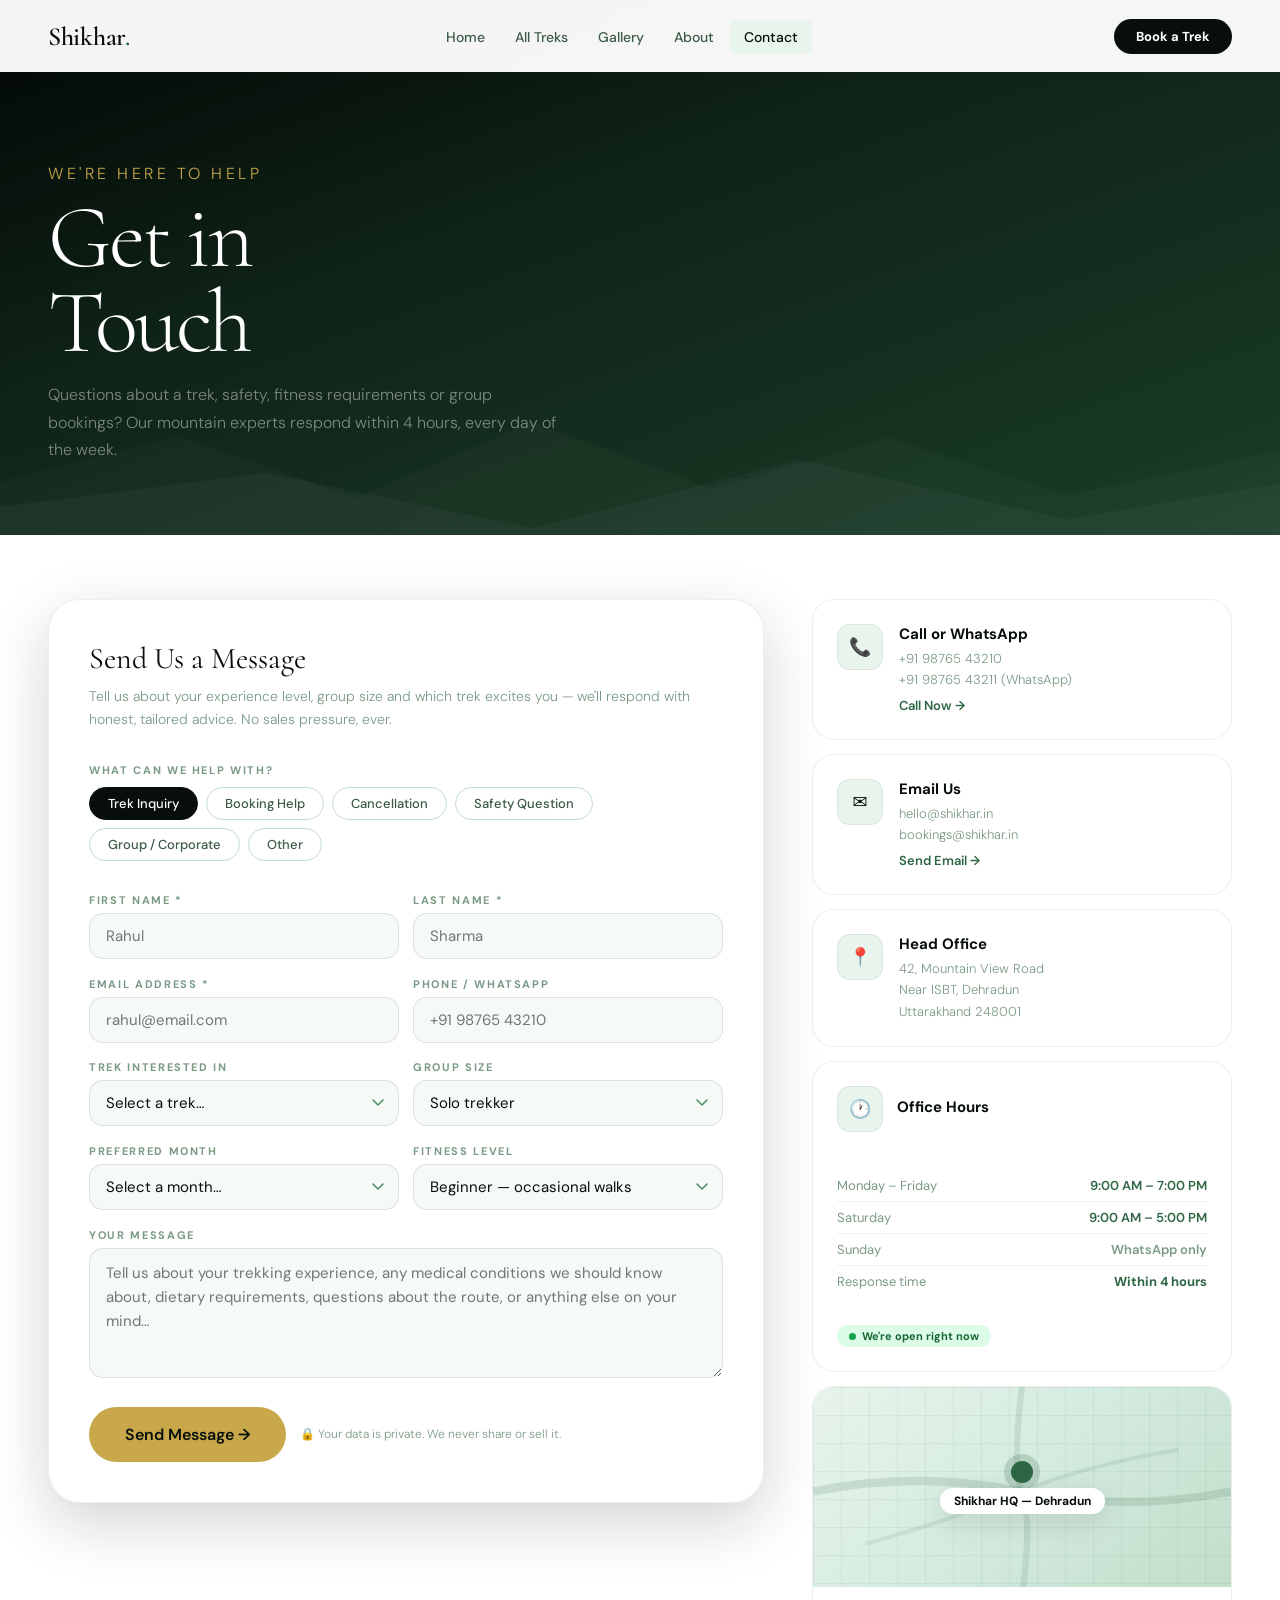
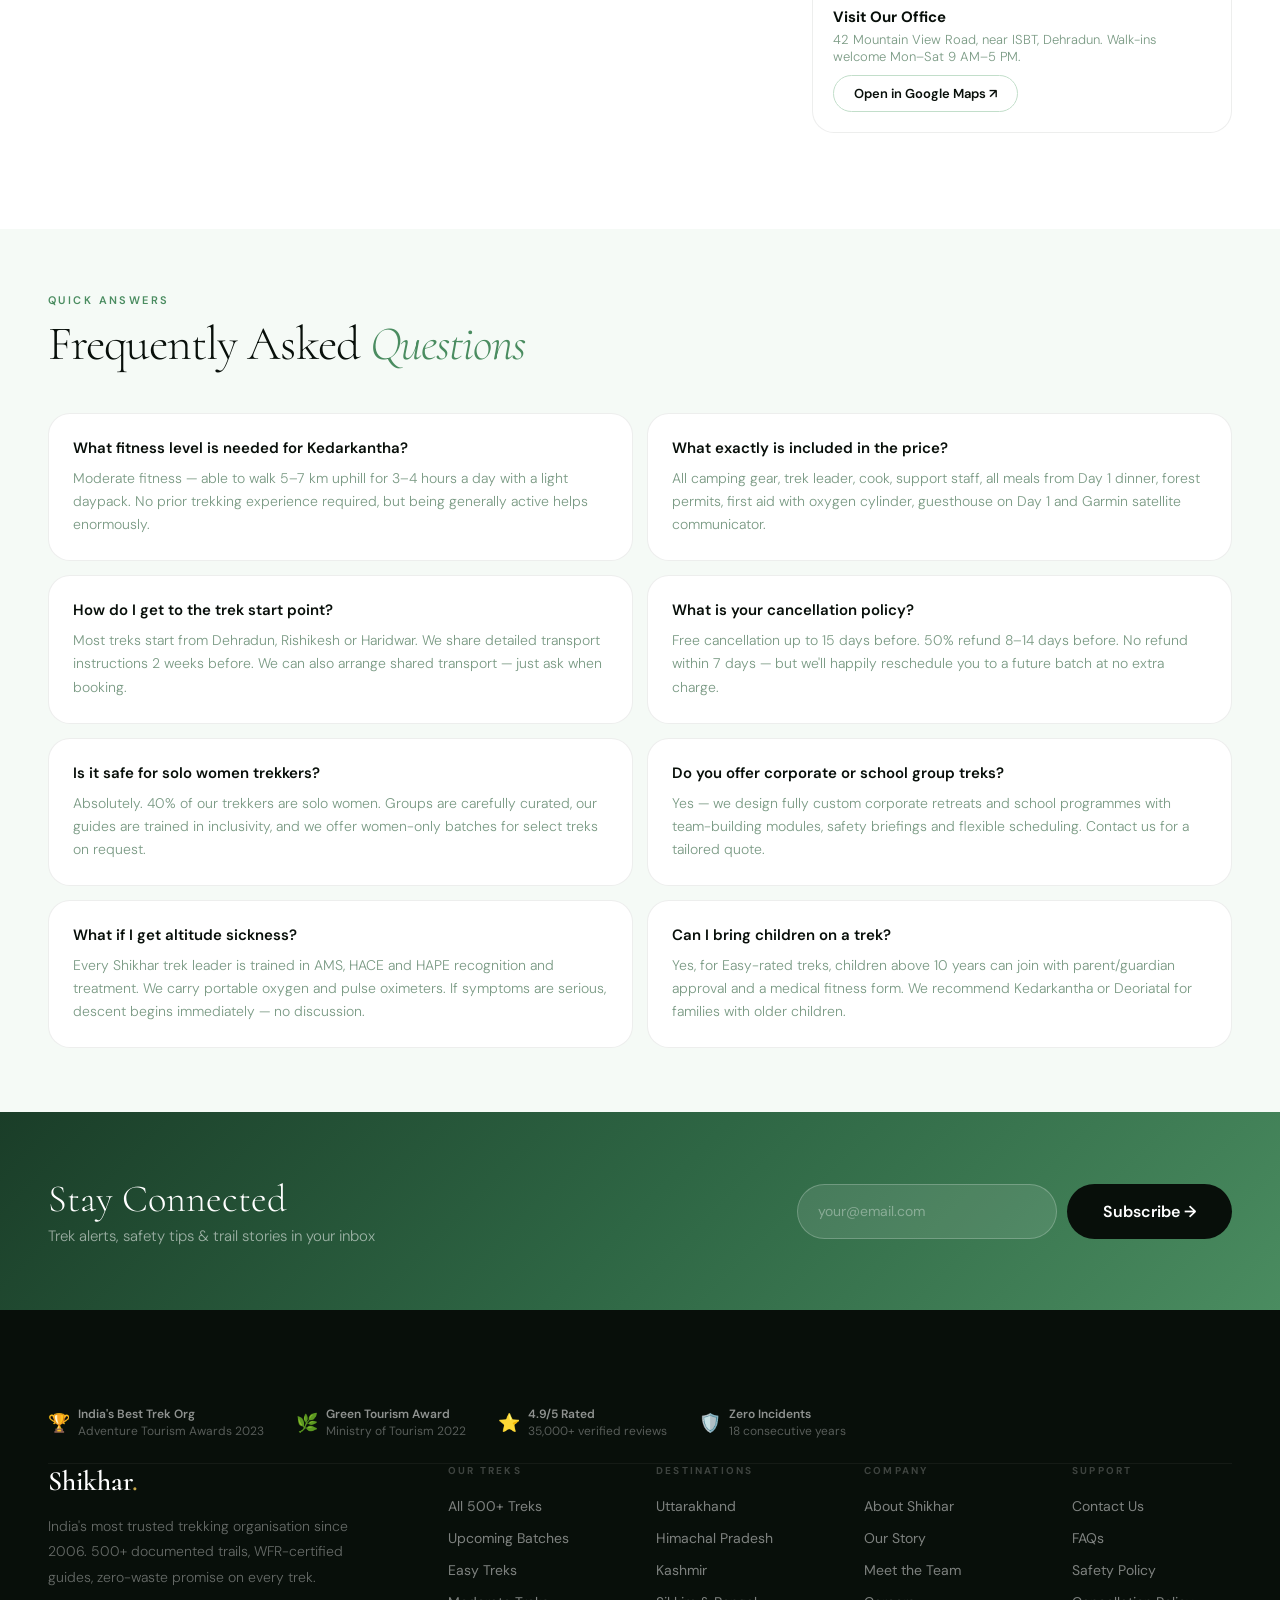
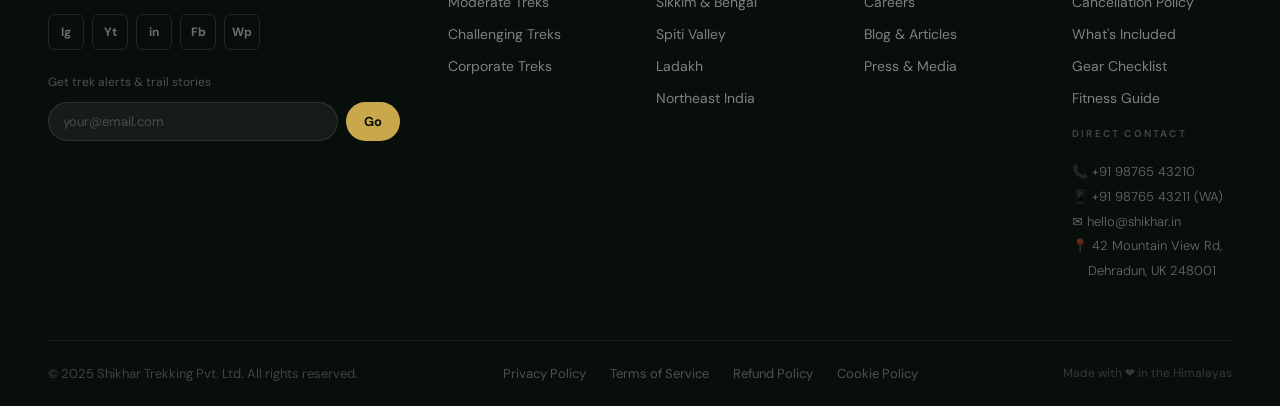
<file: contact.html>
<!DOCTYPE html>
<html lang="en">
<head>
<meta charset="UTF-8"/><meta name="viewport" content="width=device-width,initial-scale=1.0"/>
<title>Contact Us — Shikhar</title>
<link href="https://fonts.googleapis.com/css2?family=Cormorant:ital,wght@0,300;0,400;1,300;1,400&family=DM+Sans:opsz,wght@9..40,300;9..40,400;9..40,500;9..40,600&display=swap" rel="stylesheet"/>
<style>
:root{--ink:#080f0a;--pine:#0f2317;--moss:#1a3d28;--fern:#2e6644;--sage:#4a8c60;--mist:#8fbfa0;--dew:#c2deca;--foam:#e8f4ec;--snow:#f5faf6;--white:#fff;--gold:#c8a84b;--gold2:#e8cc7a;--slate:#3d5a47;--fog:#7a9a84;--ff-display:'Cormorant',Georgia,serif;--ff-body:'DM Sans',system-ui,sans-serif;--ease-apple:cubic-bezier(.25,.46,.45,.94);--ease-spring:cubic-bezier(.34,1.56,.64,1);--ease-out:cubic-bezier(0,0,.2,1);--r-sm:6px;--r-md:14px;--r-lg:22px;--r-xl:32px;--r-full:9999px;--sh-sm:0 2px 8px rgba(8,15,10,.07);--sh-md:0 8px 30px rgba(8,15,10,.12);--sh-lg:0 20px 60px rgba(8,15,10,.18);--sh-xl:0 40px 100px rgba(8,15,10,.25)}
*,*::before,*::after{margin:0;padding:0;box-sizing:border-box}html{font-size:16px;scroll-behavior:smooth}
body{font-family:var(--ff-body);background:var(--white);color:var(--ink);-webkit-font-smoothing:antialiased;overflow-x:hidden}
a{color:inherit;text-decoration:none}button{cursor:pointer;font-family:inherit;border:none;background:none}input,select,textarea{font-family:inherit}ul{list-style:none}
.wrap{width:100%;max-width:1320px;margin:0 auto;padding:0 clamp(1.25rem,4vw,3rem)}
.btn{display:inline-flex;align-items:center;justify-content:center;gap:8px;padding:14px 28px;border-radius:var(--r-full);font-size:.875rem;font-weight:600;transition:all .35s var(--ease-apple);white-space:nowrap}
.btn:active{transform:scale(.97)}
.btn-ink{background:var(--ink);color:#fff}.btn-ink:hover{background:var(--moss);transform:translateY(-2px);box-shadow:var(--sh-md)}
.btn-gold{background:var(--gold);color:var(--ink)}.btn-gold:hover{background:var(--gold2);transform:translateY(-2px);box-shadow:0 8px 24px rgba(200,168,75,.35)}
.btn-outline{background:transparent;border:1.5px solid var(--dew);color:var(--ink)}.btn-outline:hover{background:var(--ink);color:#fff;border-color:var(--ink)}
.btn-lg{padding:17px 36px;font-size:1rem}.btn-sm{padding:9px 20px;font-size:.8125rem}
.eyebrow{font-size:.6875rem;font-weight:600;letter-spacing:.22em;text-transform:uppercase;color:var(--sage)}
.sr{opacity:0;transform:translateY(22px);transition:opacity .7s var(--ease-out),transform .7s var(--ease-out)}
.sr-l{opacity:0;transform:translateX(-28px);transition:opacity .8s var(--ease-out),transform .8s var(--ease-out)}
.sr-r{opacity:0;transform:translateX(28px);transition:opacity .8s var(--ease-out),transform .8s var(--ease-out)}
.sr.show,.sr-l.show,.sr-r.show{opacity:1;transform:translateY(0) translateX(0)}
.d1s{transition-delay:.1s}.d2s{transition-delay:.2s}.d3s{transition-delay:.3s}
/* NAV */
.nav{position:fixed;top:0;left:0;right:0;height:72px;z-index:1000;background:rgba(255,255,255,.96);backdrop-filter:blur(20px);box-shadow:var(--sh-sm)}
.nav-inner{height:100%;display:flex;align-items:center;justify-content:space-between}
.logo{font-family:var(--ff-display);font-size:1.625rem;font-weight:600;color:var(--ink);letter-spacing:-.01em}
.logo span{color:var(--fern)}
.nav-links{display:flex;align-items:center;gap:2px}
.nav-a{padding:8px 14px;border-radius:var(--r-sm);font-size:.875rem;font-weight:500;color:var(--slate);transition:all .2s}
.nav-a:hover,.nav-a.on{color:var(--ink);background:var(--foam)}
.nav-cta{background:var(--ink);color:#fff;padding:9px 22px;border-radius:var(--r-full);font-size:.8125rem;font-weight:700;transition:all .25s}
.nav-cta:hover{background:var(--moss);transform:translateY(-1px)}
.hamburger{display:none;flex-direction:column;gap:5px;padding:6px}
.ham-line{width:22px;height:1.5px;background:var(--ink);border-radius:2px;transition:all .3s;transform-origin:center}
.hamburger.open .ham-line:nth-child(1){transform:translateY(6.5px) rotate(45deg)}
.hamburger.open .ham-line:nth-child(2){opacity:0;transform:scaleX(0)}
.hamburger.open .ham-line:nth-child(3){transform:translateY(-6.5px) rotate(-45deg)}
.mob-menu{display:none;position:fixed;top:72px;left:0;right:0;background:rgba(255,255,255,.97);backdrop-filter:blur(20px);padding:1.5rem;z-index:999;border-bottom:1px solid var(--foam);transform:translateY(-12px);opacity:0;transition:all .3s;pointer-events:none}
.mob-menu.open{transform:translateY(0);opacity:1;pointer-events:auto;display:block}
.mob-menu .nav-a{display:block;padding:13px 16px;font-size:1rem;color:var(--slate);border-radius:var(--r-md);margin-bottom:4px}
/* PAGE HERO */
.contact-hero{background:linear-gradient(160deg,#020604,#0f2317 40%,#1a3d28);padding:9rem 0 4.5rem;position:relative;overflow:hidden}
.ch-mtns{position:absolute;bottom:0;left:0;right:0;pointer-events:none}
.ch-content{position:relative;z-index:1}
.contact-hero h1{font-family:var(--ff-display);font-size:clamp(2.5rem,7vw,6rem);font-weight:300;color:#fff;letter-spacing:-.035em;margin-top:8px;line-height:.95}
.contact-hero p{color:rgba(255,255,255,.45);font-size:1rem;margin-top:1rem;font-weight:300;max-width:520px;line-height:1.7}
/* CONTACT LAYOUT */
.contact-layout{display:grid;grid-template-columns:1fr 420px;gap:3rem;padding:4rem 0 6rem;align-items:flex-start}
/* FORM CARD */
.form-card{background:#fff;border-radius:var(--r-xl);padding:2.5rem;border:1px solid rgba(8,15,10,.07);box-shadow:var(--sh-lg)}
.form-card h2{font-family:var(--ff-display);font-size:1.875rem;font-weight:400;color:var(--ink);margin-bottom:.5rem}
.form-card>p{font-size:.875rem;color:var(--fog);margin-bottom:2rem;font-weight:300;line-height:1.65}
/* Subject chips */
.subject-chips{display:flex;gap:8px;flex-wrap:wrap;margin-bottom:2rem}
.sc{padding:7px 18px;border-radius:var(--r-full);font-size:.8125rem;font-weight:500;border:1.5px solid var(--dew);color:var(--slate);background:transparent;transition:all .2s var(--ease-apple);cursor:pointer}
.sc:hover{border-color:var(--fern);color:var(--fern)}
.sc.on{background:var(--ink);color:#fff;border-color:var(--ink)}
/* Form fields */
.fg{margin-bottom:1.1rem}
.fl{display:block;font-size:.6875rem;font-weight:700;letter-spacing:.15em;text-transform:uppercase;color:var(--fog);margin-bottom:6px}
.fi,.fsel,.fta{width:100%;background:var(--snow);border:1.5px solid rgba(8,15,10,.1);border-radius:var(--r-md);padding:12px 16px;font-size:.9375rem;color:var(--ink);outline:none;transition:border-color .25s var(--ease-apple),background .25s,box-shadow .25s;appearance:none;-webkit-appearance:none}
.fi:focus,.fsel:focus,.fta:focus{border-color:var(--fern);background:#fff;box-shadow:0 0 0 3px rgba(46,102,68,.1)}
.fta{resize:vertical;min-height:130px;line-height:1.6}
.fsel{background-image:url("data:image/svg+xml,%3Csvg xmlns='http://www.w3.org/2000/svg' width='12' height='8'%3E%3Cpath d='M1 1l5 5 5-5' stroke='%234a8c60' fill='none' stroke-width='1.5' stroke-linecap='round'/%3E%3C/svg%3E");background-repeat:no-repeat;background-position:right 14px center;padding-right:38px;background-color:var(--snow)}
.fsel:focus{background-color:#fff}
.frow{display:grid;grid-template-columns:1fr 1fr;gap:14px}
.form-submit-row{display:flex;align-items:center;gap:14px;margin-top:1.5rem;flex-wrap:wrap}
.form-privacy{font-size:.75rem;color:var(--fog);font-weight:300}
/* INFO SIDEBAR */
.info-sidebar{display:flex;flex-direction:column;gap:14px}
.info-card{background:#fff;border-radius:var(--r-lg);padding:1.5rem;border:1px solid rgba(8,15,10,.07);display:flex;gap:1rem;align-items:flex-start;transition:transform .4s var(--ease-spring),box-shadow .4s var(--ease-apple)}
.info-card:hover{transform:translateY(-4px);box-shadow:var(--sh-md)}
.ic-icon{width:46px;height:46px;border-radius:13px;background:var(--foam);border:1px solid rgba(8,15,10,.06);display:flex;align-items:center;justify-content:center;font-size:1.125rem;flex-shrink:0;transition:transform .3s var(--ease-spring)}
.info-card:hover .ic-icon{transform:scale(1.1) rotate(-3deg)}
.ic-body h4{font-size:.9375rem;font-weight:700;color:var(--ink);margin-bottom:4px}
.ic-body p{font-size:.8125rem;color:var(--fog);line-height:1.65;font-weight:300}
.ic-body a{color:var(--fern);font-weight:600;font-size:.8125rem}
/* Hours card */
.hours-table{width:100%;border-collapse:collapse;margin-top:.5rem}
.hours-table tr{border-bottom:1px solid var(--foam)}
.hours-table tr:last-child{border-bottom:none}
.hours-table td{padding:7px 0;font-size:.8125rem}
.hours-table td:first-child{color:var(--fog)}
.hours-table td:last-child{text-align:right;font-weight:600;color:var(--ink)}
.hours-open{color:var(--fern) !important}
.online-badge{display:inline-flex;align-items:center;gap:6px;background:#dcfce7;color:#166534;padding:4px 12px;border-radius:var(--r-full);font-size:.6875rem;font-weight:700;margin-top:.75rem}
.online-dot{width:7px;height:7px;border-radius:50%;background:#16a34a;animation:blink 2s ease-in-out infinite}
@keyframes blink{0%,100%{opacity:1}50%{opacity:.4}}
/* Map card */
.map-card{background:#fff;border-radius:var(--r-lg);overflow:hidden;border:1px solid rgba(8,15,10,.07)}
.map-visual{height:200px;background:linear-gradient(135deg,var(--foam),#d4ebe0,var(--dew));position:relative;display:flex;align-items:center;justify-content:center;overflow:hidden}
.map-grid{position:absolute;inset:0;background-image:linear-gradient(rgba(46,102,68,.07) 1px,transparent 1px),linear-gradient(90deg,rgba(46,102,68,.07) 1px,transparent 1px);background-size:28px 28px}
.map-roads{position:absolute;inset:0;pointer-events:none}
.map-pin-wrap{display:flex;flex-direction:column;align-items:center;gap:5px;position:relative;z-index:1}
.map-pin-dot{width:22px;height:22px;border-radius:50%;background:var(--fern);box-shadow:0 0 0 7px rgba(46,102,68,.2)}
.map-pin-lbl{background:#fff;padding:5px 14px;border-radius:var(--r-full);font-size:.75rem;font-weight:700;color:var(--ink);box-shadow:var(--sh-md);white-space:nowrap}
.map-body{padding:1.25rem}
.map-body h4{font-size:.9375rem;font-weight:700;color:var(--ink);margin-bottom:4px}
.map-body p{font-size:.8125rem;color:var(--fog);font-weight:300;margin-bottom:10px}
/* FAQ */
.faq-section{padding:0 0 5rem}
.faq-grid{display:grid;grid-template-columns:1fr 1fr;gap:14px}
.faq-item{background:#fff;border-radius:var(--r-lg);padding:1.5rem;border:1px solid rgba(8,15,10,.07);transition:transform .4s var(--ease-spring),box-shadow .4s;cursor:pointer}
.faq-item:hover{transform:translateY(-3px);box-shadow:var(--sh-md)}
.faq-item h4{font-size:.9375rem;font-weight:600;color:var(--ink);margin-bottom:8px;line-height:1.4}
.faq-item p{font-size:.875rem;color:var(--fog);line-height:1.65;font-weight:300}
/* FOOTER */
.nl-band{background:linear-gradient(135deg,var(--moss),var(--fern) 50%,var(--sage));padding:4rem 0}
.nl-inner{display:flex;align-items:center;justify-content:space-between;gap:2rem;flex-wrap:wrap}
.nl-text h3{font-family:var(--ff-display);font-size:clamp(1.75rem,3vw,2.5rem);color:#fff;font-weight:300;margin-bottom:4px}
.nl-text p{color:rgba(255,255,255,.55);font-size:.9375rem;font-weight:300}
.nl-form{display:flex;gap:10px;flex-wrap:wrap}
.nl-input{background:rgba(255,255,255,.1);border:1.5px solid rgba(255,255,255,.22);color:#fff;padding:13px 20px;border-radius:var(--r-full);font-size:.875rem;width:260px;outline:none;transition:border-color .3s}
.nl-input::placeholder{color:rgba(255,255,255,.35)}
.nl-input:focus{border-color:rgba(255,255,255,.65)}
.footer{background:var(--ink);padding-top:4.5rem}
.footer-main{display:grid;grid-template-columns:2.2fr 1fr 1fr 1fr 1fr;gap:3rem;padding-bottom:3.5rem;border-bottom:1px solid rgba(255,255,255,.06)}
.fb-logo{font-family:var(--ff-display);font-size:1.75rem;font-weight:600;color:#fff;margin-bottom:1rem}
.fb-logo span{color:var(--gold)}
.fb-desc{font-size:.875rem;color:rgba(255,255,255,.38);line-height:1.8;font-weight:300;max-width:300px;margin-bottom:1.5rem}
.fsoc{display:flex;gap:8px}
.fsb{width:36px;height:36px;border-radius:var(--r-sm);border:1px solid rgba(255,255,255,.1);display:flex;align-items:center;justify-content:center;color:rgba(255,255,255,.4);font-size:.75rem;font-weight:700;transition:all .25s}
.fsb:hover{border-color:var(--gold);color:var(--gold);transform:translateY(-2px)}
.fct{font-size:.625rem;font-weight:700;letter-spacing:.22em;text-transform:uppercase;color:rgba(255,255,255,.22);margin-bottom:1.25rem}
.fl2{display:block;color:rgba(255,255,255,.48);font-size:.875rem;margin-bottom:.875rem;transition:color .2s}
.fl2:hover{color:var(--gold)}
.fawards-strip{display:flex;align-items:center;gap:2rem;flex-wrap:wrap;padding:1.5rem 0;border-bottom:1px solid rgba(255,255,255,.05)}
.fai-txt{font-size:.75rem;color:rgba(255,255,255,.32)}
.fai-txt strong{display:block;color:rgba(255,255,255,.55);font-weight:600;margin-bottom:1px}
.footer-bottom{display:flex;justify-content:space-between;align-items:center;padding:1.5rem 0;flex-wrap:wrap;gap:1rem}
.fcopy{font-size:.8125rem;color:rgba(255,255,255,.22)}
.flegal{display:flex;gap:1.5rem}
.flegal a{font-size:.8125rem;color:rgba(255,255,255,.28);transition:color .2s}
.flegal a:hover{color:rgba(255,255,255,.6)}
.fnl{margin-top:1.5rem}.fnl p{font-size:.75rem;color:rgba(255,255,255,.28);margin-bottom:.75rem}
.fnl-form{display:flex;gap:8px}
.fnl-input{flex:1;background:rgba(255,255,255,.06);border:1px solid rgba(255,255,255,.1);color:#fff;padding:10px 14px;border-radius:var(--r-full);font-size:.8125rem;outline:none;min-width:0;transition:border-color .3s}
.fnl-input::placeholder{color:rgba(255,255,255,.22)}
.fnl-input:focus{border-color:rgba(200,168,75,.4)}
.fnl-btn{background:var(--gold);color:var(--ink);padding:10px 18px;border-radius:var(--r-full);font-size:.8125rem;font-weight:700;transition:all .25s;flex-shrink:0}
.fnl-btn:hover{background:var(--gold2)}

@media(max-width:1024px){.contact-layout{grid-template-columns:1fr}}
@media(max-width:768px){.nav-links{display:none}.hamburger{display:flex}.frow{grid-template-columns:1fr}.faq-grid{grid-template-columns:1fr}.footer-main{grid-template-columns:1fr 1fr;gap:2rem}.nl-inner{flex-direction:column;text-align:center}.nl-form{flex-direction:column;width:100%}.nl-input{width:100%}}
@media(max-width:480px){.footer-main{grid-template-columns:1fr}.footer-bottom{flex-direction:column;text-align:center}}
</style>
</head>
<body>
<nav class="nav">
  <div class="wrap nav-inner">
    <a href="index.html" class="logo">Shikhar<span>.</span></a>
    <ul class="nav-links"><li><a href="index.html" class="nav-a">Home</a></li><li><a href="treks.html" class="nav-a">All Treks</a></li><li><a href="gallery.html" class="nav-a">Gallery</a></li><li><a href="about.html" class="nav-a">About</a></li><li><a href="contact.html" class="nav-a on">Contact</a></li></ul>
    <div style="display:flex;align-items:center;gap:10px"><a href="treks.html" class="nav-cta">Book a Trek</a><button class="hamburger" id="ham"><span class="ham-line"></span><span class="ham-line"></span><span class="ham-line"></span></button></div>
  </div>
</nav>
<div class="mob-menu" id="mobMenu"><a href="index.html" class="nav-a">Home</a><a href="treks.html" class="nav-a">All Treks</a><a href="gallery.html" class="nav-a">Gallery</a><a href="about.html" class="nav-a">About</a><a href="contact.html" class="nav-a">Contact</a><a href="treks.html" style="display:block;text-align:center;margin-top:1rem;padding:14px;border-radius:var(--r-full);background:var(--ink);color:#fff;font-weight:700">Book a Trek</a></div>

<div class="contact-hero">
  <svg class="ch-mtns" viewBox="0 0 1440 160" preserveAspectRatio="none"><polygon points="0,160 0,100 200,48 400,118 600,32 800,108 1000,50 1200,115 1440,65 1440,160" fill="rgba(255,255,255,.022)"/><polygon points="0,160 0,128 300,90 600,152 900,75 1200,142 1440,102 1440,160" fill="rgba(255,255,255,.03)"/></svg>
  <div class="wrap ch-content sr">
    <p class="eyebrow" style="color:var(--gold)">We're Here to Help</p>
    <h1>Get in<br/>Touch</h1>
    <p>Questions about a trek, safety, fitness requirements or group bookings? Our mountain experts respond within 4 hours, every day of the week.</p>
  </div>
</div>

<div class="wrap">
  <div class="contact-layout">

    <!-- FORM -->
    <div class="form-card sr-l">
      <h2>Send Us a Message</h2>
      <p>Tell us about your experience level, group size and which trek excites you — we'll respond with honest, tailored advice. No sales pressure, ever.</p>

      <div style="margin-bottom:.5rem"><div class="fl" style="margin-bottom:10px">What can we help with?</div>
        <div class="subject-chips">
          <button class="sc on">Trek Inquiry</button>
          <button class="sc">Booking Help</button>
          <button class="sc">Cancellation</button>
          <button class="sc">Safety Question</button>
          <button class="sc">Group / Corporate</button>
          <button class="sc">Other</button>
        </div>
      </div>

      <form id="contactForm">
        <div class="frow">
          <div class="fg"><label class="fl">First Name *</label><input type="text" class="fi" placeholder="Rahul" required/></div>
          <div class="fg"><label class="fl">Last Name *</label><input type="text" class="fi" placeholder="Sharma" required/></div>
        </div>
        <div class="frow">
          <div class="fg"><label class="fl">Email Address *</label><input type="email" class="fi" placeholder="rahul@email.com" required/></div>
          <div class="fg"><label class="fl">Phone / WhatsApp</label><input type="tel" class="fi" placeholder="+91 98765 43210"/></div>
        </div>
        <div class="frow">
          <div class="fg"><label class="fl">Trek Interested In</label>
            <select class="fsel">
              <option value="">Select a trek…</option>
              <option>Kedarkantha Peak — ₹8,500</option>
              <option>Rupin Pass — ₹14,200</option>
              <option>Valley of Flowers — ₹11,000</option>
              <option>Kashmir Great Lakes — ₹16,500</option>
              <option>Deoriatal–Chandrashila — ₹6,500</option>
              <option>Sandakphu Trek — ₹12,800</option>
              <option>Hampta Pass — ₹9,800</option>
              <option>Pin Parvati Pass — ₹22,000</option>
              <option>Goecha La — ₹18,500</option>
              <option>Not sure yet — help me choose</option>
            </select>
          </div>
          <div class="fg"><label class="fl">Group Size</label>
            <select class="fsel">
              <option>Solo trekker</option>
              <option>2 people</option>
              <option>3–5 people</option>
              <option>6–10 people</option>
              <option>10–20 people (corporate)</option>
              <option>20+ people</option>
            </select>
          </div>
        </div>
        <div class="frow">
          <div class="fg"><label class="fl">Preferred Month</label>
            <select class="fsel">
              <option value="">Select a month…</option>
              <option>December 2025</option><option>January 2026</option><option>February 2026</option>
              <option>March 2026</option><option>April 2026</option><option>May 2026</option>
              <option>June 2026</option><option>July 2026</option><option>August 2026</option>
              <option>September 2026</option><option>October 2026</option><option>November 2026</option>
              <option>Flexible / Not sure yet</option>
            </select>
          </div>
          <div class="fg"><label class="fl">Fitness Level</label>
            <select class="fsel">
              <option>Beginner — occasional walks</option>
              <option>Moderate — gym / regular exercise</option>
              <option>Good — hike occasionally</option>
              <option>Very fit — trekked before</option>
              <option>Expert — high-altitude experience</option>
            </select>
          </div>
        </div>
        <div class="fg"><label class="fl">Your Message</label>
          <textarea class="fta" placeholder="Tell us about your trekking experience, any medical conditions we should know about, dietary requirements, questions about the route, or anything else on your mind…"></textarea>
        </div>
        <div class="form-submit-row">
          <button type="submit" class="btn btn-gold btn-lg">Send Message →</button>
          <p class="form-privacy">🔒 Your data is private. We never share or sell it.</p>
        </div>
      </form>
    </div>

    <!-- SIDEBAR -->
    <div class="info-sidebar">

      <div class="info-card sr-r">
        <div class="ic-icon">📞</div>
        <div class="ic-body">
          <h4>Call or WhatsApp</h4>
          <p>+91 98765 43210<br/>+91 98765 43211 (WhatsApp)</p>
          <a href="tel:+919876543210" style="margin-top:6px;display:inline-block">Call Now →</a>
        </div>
      </div>

      <div class="info-card sr-r d1s">
        <div class="ic-icon">✉️</div>
        <div class="ic-body">
          <h4>Email Us</h4>
          <p>hello@shikhar.in<br/>bookings@shikhar.in</p>
          <a href="mailto:hello@shikhar.in" style="margin-top:6px;display:inline-block">Send Email →</a>
        </div>
      </div>

      <div class="info-card sr-r d2s">
        <div class="ic-icon">📍</div>
        <div class="ic-body">
          <h4>Head Office</h4>
          <p>42, Mountain View Road<br/>Near ISBT, Dehradun<br/>Uttarakhand 248001</p>
        </div>
      </div>

      <div class="info-card sr-r d3s" style="flex-direction:column;align-items:flex-start">
        <div style="display:flex;align-items:center;gap:.875rem;margin-bottom:.875rem">
          <div class="ic-icon">🕐</div>
          <div class="ic-body"><h4>Office Hours</h4></div>
        </div>
        <table class="hours-table">
          <tr><td>Monday – Friday</td><td class="hours-open">9:00 AM – 7:00 PM</td></tr>
          <tr><td>Saturday</td><td class="hours-open">9:00 AM – 5:00 PM</td></tr>
          <tr><td>Sunday</td><td style="color:var(--fog)">WhatsApp only</td></tr>
          <tr><td>Response time</td><td style="color:var(--fern);font-weight:700">Within 4 hours</td></tr>
        </table>
        <div class="online-badge"><span class="online-dot"></span>We're open right now</div>
      </div>

      <div class="map-card sr-r">
        <div class="map-visual">
          <div class="map-grid"></div>
          <svg class="map-roads" viewBox="0 0 400 200" preserveAspectRatio="none">
            <path d="M0,100 Q100,80 200,100 Q300,120 400,100" stroke="rgba(46,102,68,.15)" fill="none" stroke-width="8"/>
            <path d="M200,0 Q190,80 200,100 Q210,130 200,200" stroke="rgba(46,102,68,.12)" fill="none" stroke-width="6"/>
            <path d="M50,150 Q125,130 200,100 Q260,75 350,60" stroke="rgba(46,102,68,.1)" fill="none" stroke-width="4"/>
          </svg>
          <div class="map-pin-wrap">
            <div class="map-pin-dot"></div>
            <div class="map-pin-lbl">Shikhar HQ — Dehradun</div>
          </div>
        </div>
        <div class="map-body">
          <h4>Visit Our Office</h4>
          <p>42 Mountain View Road, near ISBT, Dehradun. Walk-ins welcome Mon–Sat 9 AM–5 PM.</p>
          <a href="https://maps.google.com" target="_blank" rel="noopener" class="btn btn-outline btn-sm" style="border-radius:var(--r-full)">Open in Google Maps ↗</a>
        </div>
      </div>

    </div>
  </div>
</div>

<!-- FAQ -->
<div style="background:var(--snow);padding:4rem 0">
  <div class="wrap">
    <div class="sr" style="margin-bottom:2.5rem">
      <p class="eyebrow">Quick Answers</p>
      <div style="font-family:var(--ff-display);font-size:clamp(1.75rem,4vw,3rem);font-weight:300;color:var(--ink);letter-spacing:-.02em;margin-top:8px">Frequently Asked <em style="font-style:italic;color:var(--sage)">Questions</em></div>
    </div>
    <div class="faq-grid">
      <div class="faq-item sr"><h4>What fitness level is needed for Kedarkantha?</h4><p>Moderate fitness — able to walk 5–7 km uphill for 3–4 hours a day with a light daypack. No prior trekking experience required, but being generally active helps enormously.</p></div>
      <div class="faq-item sr d1s"><h4>What exactly is included in the price?</h4><p>All camping gear, trek leader, cook, support staff, all meals from Day 1 dinner, forest permits, first aid with oxygen cylinder, guesthouse on Day 1 and Garmin satellite communicator.</p></div>
      <div class="faq-item sr"><h4>How do I get to the trek start point?</h4><p>Most treks start from Dehradun, Rishikesh or Haridwar. We share detailed transport instructions 2 weeks before. We can also arrange shared transport — just ask when booking.</p></div>
      <div class="faq-item sr d1s"><h4>What is your cancellation policy?</h4><p>Free cancellation up to 15 days before. 50% refund 8–14 days before. No refund within 7 days — but we'll happily reschedule you to a future batch at no extra charge.</p></div>
      <div class="faq-item sr"><h4>Is it safe for solo women trekkers?</h4><p>Absolutely. 40% of our trekkers are solo women. Groups are carefully curated, our guides are trained in inclusivity, and we offer women-only batches for select treks on request.</p></div>
      <div class="faq-item sr d1s"><h4>Do you offer corporate or school group treks?</h4><p>Yes — we design fully custom corporate retreats and school programmes with team-building modules, safety briefings and flexible scheduling. Contact us for a tailored quote.</p></div>
      <div class="faq-item sr"><h4>What if I get altitude sickness?</h4><p>Every Shikhar trek leader is trained in AMS, HACE and HAPE recognition and treatment. We carry portable oxygen and pulse oximeters. If symptoms are serious, descent begins immediately — no discussion.</p></div>
      <div class="faq-item sr d1s"><h4>Can I bring children on a trek?</h4><p>Yes, for Easy-rated treks, children above 10 years can join with parent/guardian approval and a medical fitness form. We recommend Kedarkantha or Deoriatal for families with older children.</p></div>
    </div>
  </div>
</div>

<div class="nl-band"><div class="wrap nl-inner"><div class="nl-text sr"><h3>Stay Connected</h3><p>Trek alerts, safety tips &amp; trail stories in your inbox</p></div><form class="nl-form sr d2s" onsubmit="handleNL(event,this)"><input type="email" class="nl-input" placeholder="your@email.com" required/><button type="submit" class="btn btn-ink btn-lg">Subscribe →</button></form></div></div>

<footer class="footer">
  <div class="wrap">
    <div class="fawards-strip">
      <div style="display:flex;align-items:center;gap:8px"><span style="font-size:1.125rem">🏆</span><div class="fai-txt"><strong>India's Best Trek Org</strong>Adventure Tourism Awards 2023</div></div>
      <div style="display:flex;align-items:center;gap:8px"><span style="font-size:1.125rem">🌿</span><div class="fai-txt"><strong>Green Tourism Award</strong>Ministry of Tourism 2022</div></div>
      <div style="display:flex;align-items:center;gap:8px"><span style="font-size:1.125rem">⭐</span><div class="fai-txt"><strong>4.9/5 Rated</strong>35,000+ verified reviews</div></div>
      <div style="display:flex;align-items:center;gap:8px"><span style="font-size:1.125rem">🛡️</span><div class="fai-txt"><strong>Zero Incidents</strong>18 consecutive years</div></div>
    </div>
    <div class="footer-main">
      <div><div class="fb-logo">Shikhar<span>.</span></div><p class="fb-desc">India's most trusted trekking organisation since 2006. 500+ documented trails, WFR-certified guides, zero-waste promise on every trek.</p><div class="fsoc"><a class="fsb" href="#">Ig</a><a class="fsb" href="#">Yt</a><a class="fsb" href="#">in</a><a class="fsb" href="#">Fb</a><a class="fsb" href="#">Wp</a></div><div class="fnl"><p>Get trek alerts &amp; trail stories</p><form class="fnl-form" onsubmit="handleNL(event,this)"><input type="email" class="fnl-input" placeholder="your@email.com" required/><button type="submit" class="fnl-btn">Go</button></form></div></div>
      <div><div class="fct">Our Treks</div><a href="treks.html" class="fl2">All 500+ Treks</a><a href="treks.html" class="fl2">Upcoming Batches</a><a href="treks.html" class="fl2">Easy Treks</a><a href="treks.html" class="fl2">Moderate Treks</a><a href="treks.html" class="fl2">Challenging Treks</a><a href="treks.html" class="fl2">Corporate Treks</a></div>
      <div><div class="fct">Destinations</div><a href="treks.html" class="fl2">Uttarakhand</a><a href="treks.html" class="fl2">Himachal Pradesh</a><a href="treks.html" class="fl2">Kashmir</a><a href="treks.html" class="fl2">Sikkim &amp; Bengal</a><a href="treks.html" class="fl2">Spiti Valley</a><a href="treks.html" class="fl2">Ladakh</a><a href="treks.html" class="fl2">Northeast India</a></div>
      <div><div class="fct">Company</div><a href="about.html" class="fl2">About Shikhar</a><a href="about.html" class="fl2">Our Story</a><a href="about.html" class="fl2">Meet the Team</a><a href="#" class="fl2">Careers</a><a href="#" class="fl2">Blog &amp; Articles</a><a href="#" class="fl2">Press &amp; Media</a></div>
      <div><div class="fct">Support</div><a href="contact.html" class="fl2">Contact Us</a><a href="#" class="fl2">FAQs</a><a href="#" class="fl2">Safety Policy</a><a href="#" class="fl2">Cancellation Policy</a><a href="#" class="fl2">What's Included</a><a href="#" class="fl2">Gear Checklist</a><a href="#" class="fl2">Fitness Guide</a><div style="margin-top:1.25rem"><div class="fct">Direct Contact</div><p style="font-size:.8125rem;color:rgba(255,255,255,.38);line-height:1.9;font-weight:300">📞 +91 98765 43210<br/>📱 +91 98765 43211 (WA)<br/>✉️ hello@shikhar.in<br/>📍 42 Mountain View Rd,<br/>&nbsp;&nbsp;&nbsp;&nbsp;Dehradun, UK 248001</p></div></div>
    </div>
    <div class="footer-bottom">
      <p class="fcopy">© 2025 Shikhar Trekking Pvt. Ltd. All rights reserved.</p>
      <div class="flegal"><a href="#">Privacy Policy</a><a href="#">Terms of Service</a><a href="#">Refund Policy</a><a href="#">Cookie Policy</a></div>
      <p style="font-size:.75rem;color:rgba(255,255,255,.18)">Made with ❤️ in the Himalayas</p>
    </div>
  </div>
</footer>

<script>
const ham=document.getElementById('ham'),mob=document.getElementById('mobMenu');
ham.addEventListener('click',()=>{ham.classList.toggle('open');mob.classList.toggle('open');document.body.style.overflow=mob.classList.contains('open')?'hidden':'';});
mob.querySelectorAll('a').forEach(a=>a.addEventListener('click',()=>{ham.classList.remove('open');mob.classList.remove('open');document.body.style.overflow='';}));
const srEls=document.querySelectorAll('.sr,.sr-l,.sr-r');
const obs=new IntersectionObserver(es=>{es.forEach(e=>{if(e.isIntersecting){e.target.classList.add('show');obs.unobserve(e.target)}});},{threshold:.07,rootMargin:'0px 0px -40px 0px'});
srEls.forEach(el=>obs.observe(el));
document.querySelectorAll('.sc').forEach(c=>{c.addEventListener('click',function(){document.querySelectorAll('.sc').forEach(x=>x.classList.remove('on'));this.classList.add('on');});});
document.getElementById('contactForm').addEventListener('submit',function(e){
  e.preventDefault();
  const btn=this.querySelector('[type=submit]');
  const orig=btn.textContent;
  btn.textContent='Sending…';btn.disabled=true;
  setTimeout(()=>{
    btn.textContent='✓ Message Sent!';btn.style.background='#166534';btn.style.color='#fff';
    setTimeout(()=>{btn.textContent=orig;btn.style.background='';btn.style.color='';btn.disabled=false;this.reset();},3500);
  },1200);
});
function handleNL(e,form){e.preventDefault();const btn=form.querySelector('button');const t=btn.textContent;btn.textContent='✓ Done!';btn.style.background='#166534';btn.style.color='#fff';setTimeout(()=>{btn.textContent=t;btn.style.background='';btn.style.color='';form.reset();},3000);}
</script>
</body>
</html>
</file>
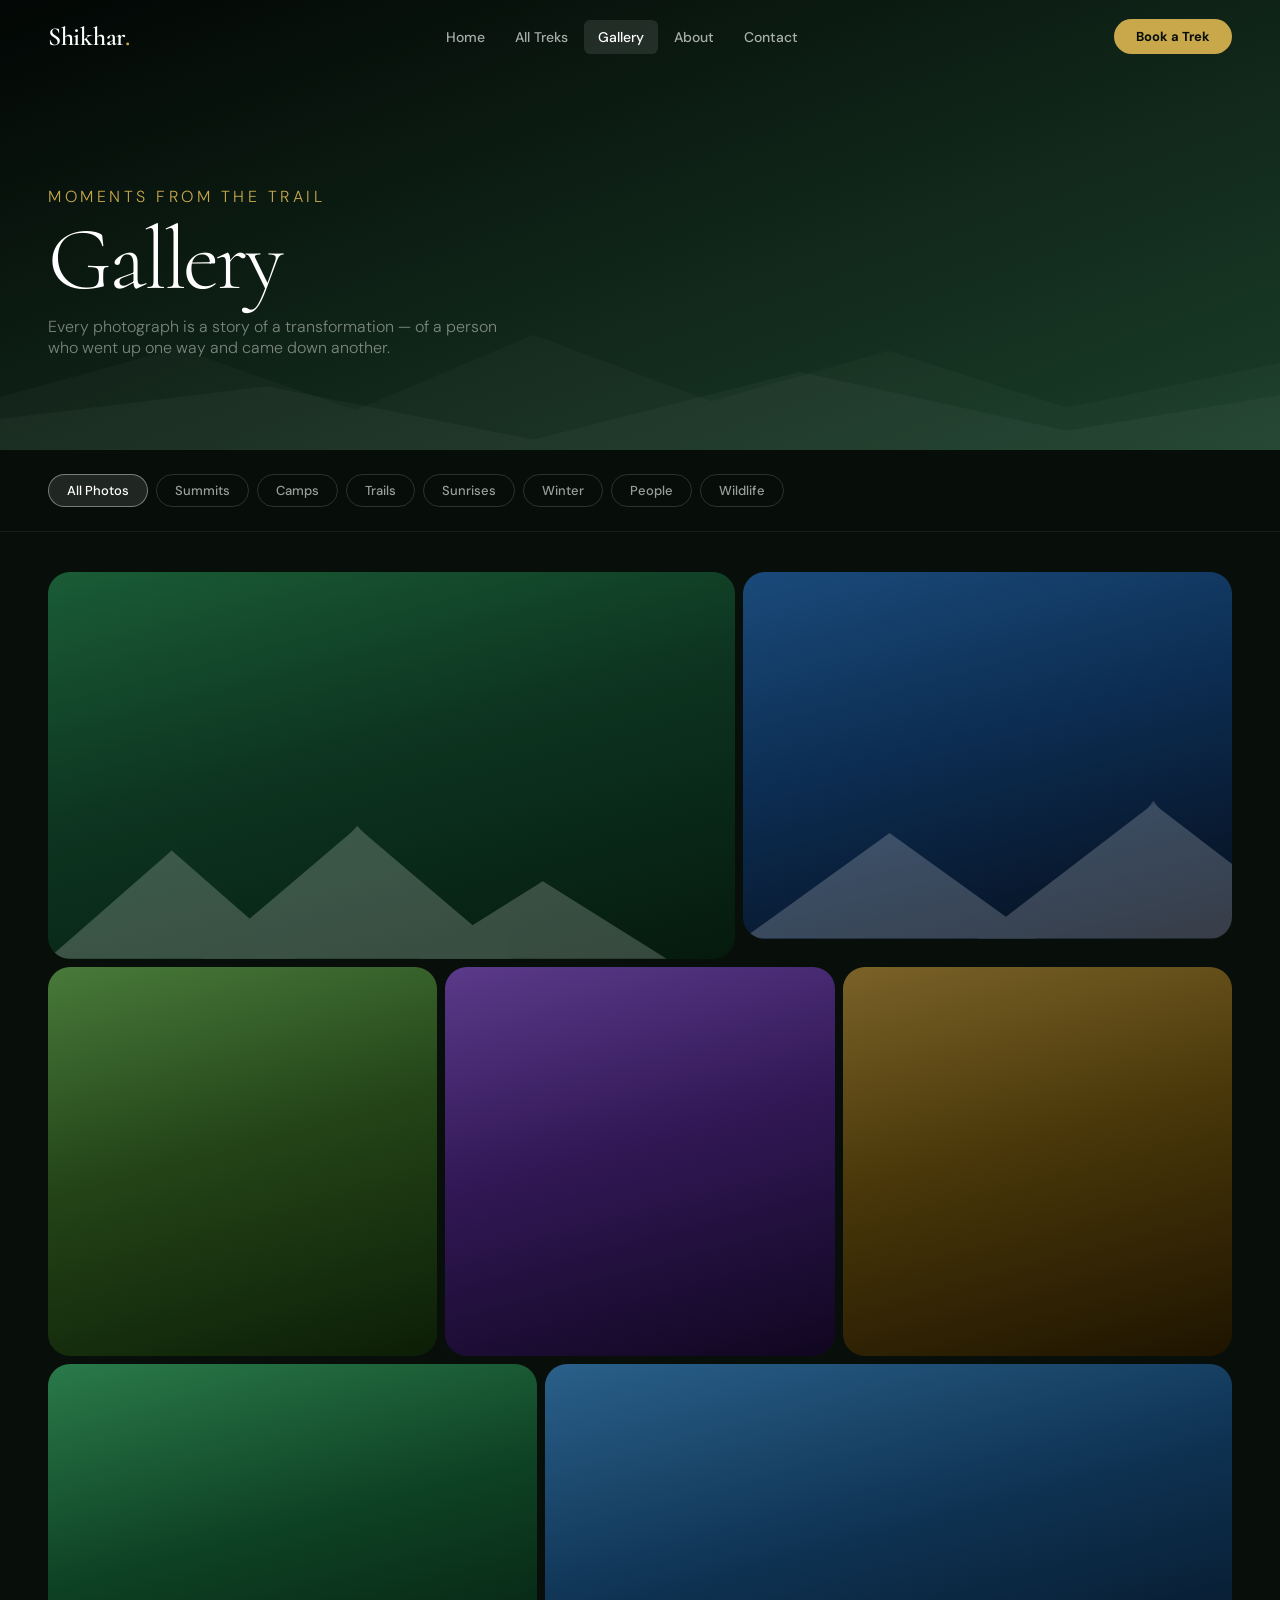
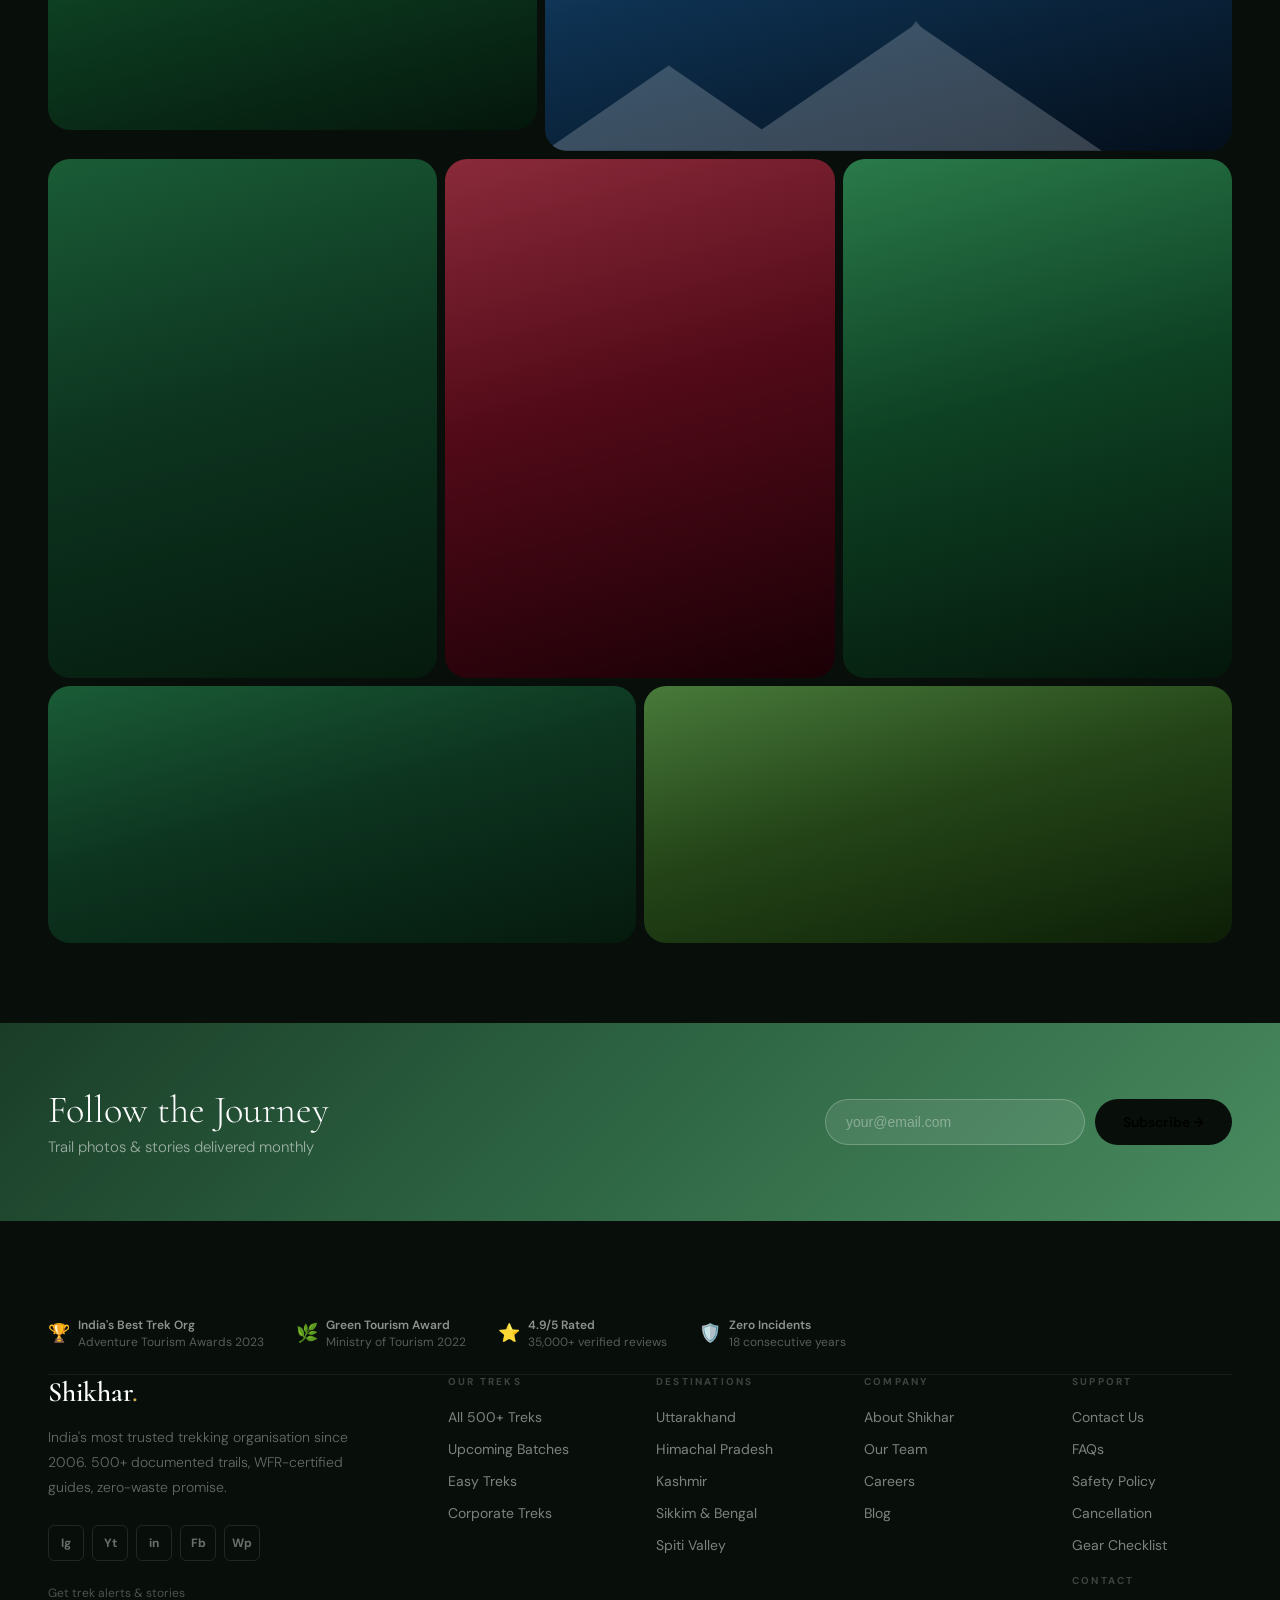
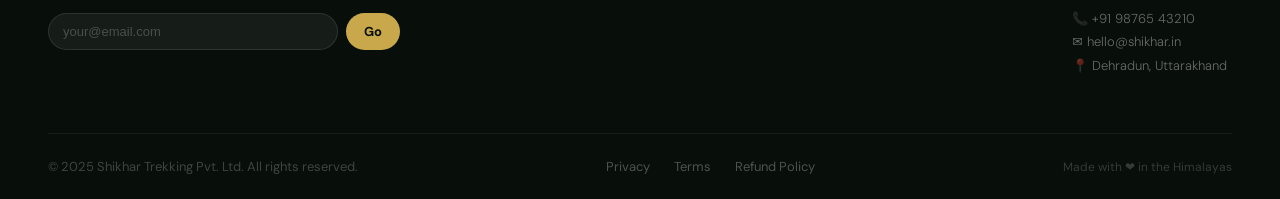
<file: gallery.html>
<!DOCTYPE html>
<html lang="en">
<head>
<meta charset="UTF-8"/><meta name="viewport" content="width=device-width,initial-scale=1.0"/>
<title>Gallery — Shikhar</title>
<link href="https://fonts.googleapis.com/css2?family=Cormorant:ital,wght@0,300;0,400;1,300;1,400&family=DM+Sans:opsz,wght@9..40,300;9..40,400;9..40,500;9..40,600&display=swap" rel="stylesheet"/>
<style>
:root{--ink:#080f0a;--pine:#0f2317;--moss:#1a3d28;--fern:#2e6644;--sage:#4a8c60;--mist:#8fbfa0;--dew:#c2deca;--foam:#e8f4ec;--snow:#f5faf6;--white:#fff;--gold:#c8a84b;--gold2:#e8cc7a;--slate:#3d5a47;--fog:#7a9a84;--ff-display:'Cormorant',Georgia,serif;--ff-body:'DM Sans',system-ui,sans-serif;--ease-apple:cubic-bezier(.25,.46,.45,.94);--ease-spring:cubic-bezier(.34,1.56,.64,1);--ease-out:cubic-bezier(0,0,.2,1);--r-sm:6px;--r-md:14px;--r-lg:22px;--r-xl:32px;--r-full:9999px;--sh-sm:0 2px 8px rgba(8,15,10,.07);--sh-md:0 8px 30px rgba(8,15,10,.12);--sh-lg:0 20px 60px rgba(8,15,10,.18)}
*,*::before,*::after{margin:0;padding:0;box-sizing:border-box}html{font-size:16px;scroll-behavior:smooth}
body{font-family:var(--ff-body);background:var(--ink);color:var(--white);-webkit-font-smoothing:antialiased;overflow-x:hidden}
a{color:inherit;text-decoration:none}button{cursor:pointer;font-family:inherit;border:none;background:none}ul{list-style:none}
.wrap{width:100%;max-width:1320px;margin:0 auto;padding:0 clamp(1.25rem,4vw,3rem)}
.btn{display:inline-flex;align-items:center;justify-content:center;gap:8px;padding:14px 28px;border-radius:var(--r-full);font-size:.875rem;font-weight:600;transition:all .35s var(--ease-apple);white-space:nowrap}
.btn:active{transform:scale(.97)}
.btn-gold{background:var(--gold);color:var(--ink)}
.btn-gold:hover{background:var(--gold2);transform:translateY(-2px)}
.btn-ghost{background:transparent;border:1.5px solid rgba(255,255,255,.28);color:#fff}
.btn-ghost:hover{border-color:#fff;background:rgba(255,255,255,.1)}
.btn-sm{padding:9px 20px;font-size:.8125rem}
.eyebrow{font-size:.6875rem;font-weight:600;letter-spacing:.22em;text-transform:uppercase;color:var(--sage)}
.sr{opacity:0;transform:translateY(22px);transition:opacity .7s var(--ease-out),transform .7s var(--ease-out)}
.sr.show{opacity:1;transform:translateY(0)}
.d1s{transition-delay:.1s}.d2s{transition-delay:.2s}.d3s{transition-delay:.3s}
/* NAV */
.nav{position:fixed;top:0;left:0;right:0;height:72px;z-index:1000;transition:background .5s,box-shadow .5s}
.nav.scrolled{background:rgba(8,15,10,.94);backdrop-filter:blur(24px);box-shadow:0 1px 0 rgba(255,255,255,.06)}
.nav-inner{height:100%;display:flex;align-items:center;justify-content:space-between}
.logo{font-family:var(--ff-display);font-size:1.625rem;font-weight:600;color:#fff;letter-spacing:-.01em}
.logo span{color:var(--gold)}
.nav-links{display:flex;align-items:center;gap:2px}
.nav-a{padding:8px 14px;border-radius:var(--r-sm);font-size:.875rem;font-weight:500;color:rgba(255,255,255,.65);transition:all .2s}
.nav-a:hover,.nav-a.on{color:#fff;background:rgba(255,255,255,.1)}
.nav-cta{background:var(--gold);color:var(--ink);padding:9px 22px;border-radius:var(--r-full);font-size:.8125rem;font-weight:700;transition:all .25s}
.nav-cta:hover{background:var(--gold2);transform:translateY(-1px)}
.hamburger{display:none;flex-direction:column;gap:5px;padding:6px;border-radius:8px}
.ham-line{width:22px;height:1.5px;background:#fff;border-radius:2px;transition:all .3s;transform-origin:center}
.hamburger.open .ham-line:nth-child(1){transform:translateY(6.5px) rotate(45deg)}
.hamburger.open .ham-line:nth-child(2){opacity:0;transform:scaleX(0)}
.hamburger.open .ham-line:nth-child(3){transform:translateY(-6.5px) rotate(-45deg)}
.mob-menu{display:none;position:fixed;top:72px;left:0;right:0;background:rgba(8,15,10,.97);backdrop-filter:blur(24px);padding:1.5rem;z-index:999;border-bottom:1px solid rgba(255,255,255,.06);transform:translateY(-12px);opacity:0;transition:all .3s;pointer-events:none}
.mob-menu.open{transform:translateY(0);opacity:1;pointer-events:auto;display:block}
.mob-menu .nav-a{display:block;padding:13px 16px;font-size:1rem;color:rgba(255,255,255,.7);border-radius:var(--r-md);margin-bottom:4px}
/* PAGE HERO */
.page-hero{min-height:50vh;background:linear-gradient(160deg,#020604,#0f2317 50%,#1a3d28);display:flex;align-items:center;padding:9rem 0 4rem;position:relative;overflow:hidden}
.hero-mtns{position:absolute;bottom:0;left:0;right:0;pointer-events:none}
.hero-content{position:relative;z-index:1}
.page-hero h1{font-family:var(--ff-display);font-size:clamp(2.5rem,7vw,6rem);font-weight:300;color:#fff;letter-spacing:-.035em;line-height:.95;margin-top:10px}
.page-hero p{color:rgba(255,255,255,.45);font-size:1rem;margin-top:.875rem;font-weight:300;max-width:480px}
/* FILTER */
.gfilter{padding:1.5rem 0;border-bottom:1px solid rgba(255,255,255,.07);position:sticky;top:72px;background:rgba(8,15,10,.92);backdrop-filter:blur(20px);z-index:100}
.gfilter-inner{display:flex;align-items:center;gap:8px;flex-wrap:wrap}
.gchip{padding:7px 18px;border-radius:var(--r-full);font-size:.8125rem;font-weight:500;border:1.5px solid rgba(255,255,255,.15);color:rgba(255,255,255,.6);background:transparent;transition:all .25s var(--ease-apple)}
.gchip:hover{border-color:var(--mist);color:var(--mist)}
.gchip.on{background:rgba(255,255,255,.1);color:#fff;border-color:rgba(255,255,255,.4)}
/* MASONRY GALLERY */
.gallery-section{padding:2.5rem 0 5rem}
.gallery-grid{display:grid;grid-template-columns:repeat(12,1fr);gap:8px}
.gi{border-radius:var(--r-lg);overflow:hidden;position:relative;cursor:pointer}
.gi-bg{position:absolute;inset:0;transition:transform .7s var(--ease-apple)}
.gi:hover .gi-bg{transform:scale(1.07)}
.gi-overlay{position:absolute;inset:0;background:rgba(8,15,10,0);display:flex;align-items:flex-end;padding:1.25rem;transition:background .35s}
.gi:hover .gi-overlay{background:rgba(8,15,10,.5)}
.gi-caption{font-family:var(--ff-display);font-size:1rem;font-weight:300;color:#fff;opacity:0;transform:translateY(8px);transition:all .3s var(--ease-apple)}
.gi-label{position:absolute;top:1rem;left:1rem;background:rgba(8,15,10,.5);backdrop-filter:blur(8px);border:1px solid rgba(255,255,255,.15);color:rgba(255,255,255,.8);padding:3px 10px;border-radius:var(--r-full);font-size:.6875rem;font-weight:600;letter-spacing:.1em;text-transform:uppercase;opacity:0;transform:translateY(-6px);transition:all .3s var(--ease-apple)}
.gi:hover .gi-caption,.gi:hover .gi-label{opacity:1;transform:translateY(0)}
/* Grid layout — editorial masonry */
.gi:nth-child(1){grid-column:span 7;aspect-ratio:16/9}
.gi:nth-child(2){grid-column:span 5;aspect-ratio:4/3}
.gi:nth-child(3){grid-column:span 4;aspect-ratio:1}
.gi:nth-child(4){grid-column:span 4;aspect-ratio:1}
.gi:nth-child(5){grid-column:span 4;aspect-ratio:1}
.gi:nth-child(6){grid-column:span 5;aspect-ratio:4/3}
.gi:nth-child(7){grid-column:span 7;aspect-ratio:16/9}
.gi:nth-child(8){grid-column:span 4;aspect-ratio:3/4}
.gi:nth-child(9){grid-column:span 4;aspect-ratio:3/4}
.gi:nth-child(10){grid-column:span 4;aspect-ratio:3/4}
.gi:nth-child(11){grid-column:span 6;aspect-ratio:16/7}
.gi:nth-child(12){grid-column:span 6;aspect-ratio:16/7}
/* Backgrounds */
.bg-k{background:linear-gradient(165deg,#1a5c36,#0d3520 45%,#051a0d)}
.bg-r{background:linear-gradient(165deg,#1a4a7a,#0c2d52 45%,#060d1a)}
.bg-v{background:linear-gradient(165deg,#487a3a,#244518 45%,#0c1e06)}
.bg-p{background:linear-gradient(165deg,#5a3a8a,#321856 45%,#100620)}
.bg-d{background:linear-gradient(165deg,#7a6228,#4a380a 45%,#1e1400)}
.bg-s{background:linear-gradient(165deg,#2a608a,#0e3252 45%,#040e1a)}
.bg-h{background:linear-gradient(165deg,#8a2a3a,#520a18 45%,#1a0006)}
.bg-g{background:linear-gradient(165deg,#2a7a4a,#0e4224 45%,#04160b)}
/* LIGHTBOX */
.lb{position:fixed;inset:0;z-index:9999;opacity:0;pointer-events:none;transition:opacity .35s var(--ease-apple)}
.lb.open{opacity:1;pointer-events:auto}
.lb-backdrop{position:absolute;inset:0;background:rgba(4,10,6,.96);backdrop-filter:blur(20px)}
.lb-inner{position:absolute;inset:0;display:flex;align-items:center;justify-content:center;flex-direction:column;gap:1rem;padding:2rem}
.lb-media{width:min(800px,92vw);max-height:70vh;border-radius:var(--r-xl);overflow:hidden;position:relative;box-shadow:var(--sh-xl)}
.lb-cap{font-family:var(--ff-display);font-size:1.25rem;font-weight:300;color:rgba(255,255,255,.85);text-align:center}
.lb-sub{font-size:.8125rem;color:rgba(255,255,255,.38);text-align:center}
.lb-close{position:absolute;top:1.5rem;right:1.5rem;width:42px;height:42px;border-radius:50%;background:rgba(255,255,255,.1);border:1px solid rgba(255,255,255,.2);color:#fff;font-size:1rem;display:flex;align-items:center;justify-content:center;transition:all .25s}
.lb-close:hover{background:rgba(255,255,255,.2)}
.lb-nav{position:absolute;top:50%;transform:translateY(-50%);width:50px;height:50px;border-radius:50%;background:rgba(255,255,255,.1);border:1px solid rgba(255,255,255,.2);color:#fff;font-size:1.25rem;display:flex;align-items:center;justify-content:center;transition:all .25s}
.lb-nav:hover{background:rgba(255,255,255,.22)}
.lb-prev{left:1.5rem}.lb-next{right:1.5rem}
.lb-counter{position:absolute;top:1.5rem;left:50%;transform:translateX(-50%);font-size:.75rem;color:rgba(255,255,255,.4);letter-spacing:.12em}
/* FOOTER */
.nl-band{background:linear-gradient(135deg,var(--moss),var(--fern) 50%,var(--sage));padding:4rem 0}
.nl-inner{display:flex;align-items:center;justify-content:space-between;gap:2rem;flex-wrap:wrap}
.nl-text h3{font-family:var(--ff-display);font-size:clamp(1.75rem,3vw,2.5rem);color:#fff;font-weight:300;margin-bottom:4px}
.nl-text p{color:rgba(255,255,255,.55);font-size:.9375rem;font-weight:300}
.nl-form{display:flex;gap:10px;flex-wrap:wrap}
.nl-input{background:rgba(255,255,255,.1);border:1.5px solid rgba(255,255,255,.22);color:#fff;padding:13px 20px;border-radius:var(--r-full);font-size:.875rem;width:260px;outline:none;transition:border-color .3s}
.nl-input::placeholder{color:rgba(255,255,255,.35)}
.nl-input:focus{border-color:rgba(255,255,255,.65)}
.footer{background:var(--ink);padding-top:4.5rem}
.footer-main{display:grid;grid-template-columns:2.2fr 1fr 1fr 1fr 1fr;gap:3rem;padding-bottom:3.5rem;border-bottom:1px solid rgba(255,255,255,.06)}
.fb-logo{font-family:var(--ff-display);font-size:1.75rem;font-weight:600;color:#fff;margin-bottom:1rem}
.fb-logo span{color:var(--gold)}
.fb-desc{font-size:.875rem;color:rgba(255,255,255,.38);line-height:1.8;font-weight:300;max-width:300px;margin-bottom:1.5rem}
.fsoc{display:flex;gap:8px}
.fsb{width:36px;height:36px;border-radius:var(--r-sm);border:1px solid rgba(255,255,255,.1);display:flex;align-items:center;justify-content:center;color:rgba(255,255,255,.4);font-size:.75rem;font-weight:700;transition:all .25s}
.fsb:hover{border-color:var(--gold);color:var(--gold);transform:translateY(-2px)}
.fct{font-size:.625rem;font-weight:700;letter-spacing:.22em;text-transform:uppercase;color:rgba(255,255,255,.22);margin-bottom:1.25rem}
.fl2{display:block;color:rgba(255,255,255,.48);font-size:.875rem;margin-bottom:.875rem;transition:color .2s}
.fl2:hover{color:var(--gold)}
.fawards{display:flex;align-items:center;gap:2rem;flex-wrap:wrap;padding:1.5rem 0;border-bottom:1px solid rgba(255,255,255,.05)}
.fai-txt{font-size:.75rem;color:rgba(255,255,255,.32)}
.fai-txt strong{display:block;color:rgba(255,255,255,.55);font-weight:600;margin-bottom:1px}
.footer-bottom{display:flex;justify-content:space-between;align-items:center;padding:1.5rem 0;flex-wrap:wrap;gap:1rem}
.fcopy{font-size:.8125rem;color:rgba(255,255,255,.22)}
.flegal{display:flex;gap:1.5rem}
.flegal a{font-size:.8125rem;color:rgba(255,255,255,.28);transition:color .2s}
.flegal a:hover{color:rgba(255,255,255,.6)}
.fnl{margin-top:1.5rem}.fnl p{font-size:.75rem;color:rgba(255,255,255,.28);margin-bottom:.75rem}
.fnl-form{display:flex;gap:8px}
.fnl-input{flex:1;background:rgba(255,255,255,.06);border:1px solid rgba(255,255,255,.1);color:#fff;padding:10px 14px;border-radius:var(--r-full);font-size:.8125rem;outline:none;min-width:0;transition:border-color .3s}
.fnl-input::placeholder{color:rgba(255,255,255,.22)}
.fnl-input:focus{border-color:rgba(200,168,75,.4)}
.fnl-btn{background:var(--gold);color:var(--ink);padding:10px 18px;border-radius:var(--r-full);font-size:.8125rem;font-weight:700;transition:all .25s;flex-shrink:0}
.fnl-btn:hover{background:var(--gold2)}

@media(max-width:1024px){.gallery-grid{grid-template-columns:repeat(6,1fr)}.gi:nth-child(1),.gi:nth-child(7){grid-column:span 6;aspect-ratio:16/8}.gi:nth-child(2),.gi:nth-child(6){grid-column:span 3}.gi:nth-child(3),.gi:nth-child(4),.gi:nth-child(5){grid-column:span 2}.gi:nth-child(8),.gi:nth-child(9),.gi:nth-child(10){grid-column:span 2}.gi:nth-child(11),.gi:nth-child(12){grid-column:span 3}.footer-main{grid-template-columns:1fr 1fr 1fr;gap:2rem}}
@media(max-width:768px){.nav-links{display:none}.hamburger{display:flex}.gallery-grid{grid-template-columns:repeat(2,1fr);gap:6px}.gi:nth-child(n){grid-column:span 1;aspect-ratio:4/3}.gi:nth-child(1),.gi:nth-child(7),.gi:nth-child(11),.gi:nth-child(12){grid-column:span 2;aspect-ratio:16/9}.footer-main{grid-template-columns:1fr 1fr;gap:2rem}.nl-inner{flex-direction:column;text-align:center}.nl-form{flex-direction:column;width:100%}.nl-input{width:100%}}
@media(max-width:480px){.gallery-grid{grid-template-columns:1fr}.gi:nth-child(n){grid-column:span 1}.footer-main{grid-template-columns:1fr}}
</style>
</head>
<body>
<nav class="nav" id="nav">
  <div class="wrap nav-inner">
    <a href="index.html" class="logo">Shikhar<span>.</span></a>
    <ul class="nav-links">
      <li><a href="index.html" class="nav-a">Home</a></li>
      <li><a href="treks.html" class="nav-a">All Treks</a></li>
      <li><a href="gallery.html" class="nav-a on">Gallery</a></li>
      <li><a href="about.html" class="nav-a">About</a></li>
      <li><a href="contact.html" class="nav-a">Contact</a></li>
    </ul>
    <div style="display:flex;align-items:center;gap:10px">
      <a href="treks.html" class="nav-cta">Book a Trek</a>
      <button class="hamburger" id="ham"><span class="ham-line"></span><span class="ham-line"></span><span class="ham-line"></span></button>
    </div>
  </div>
</nav>
<div class="mob-menu" id="mobMenu">
  <a href="index.html" class="nav-a">Home</a><a href="treks.html" class="nav-a">All Treks</a><a href="gallery.html" class="nav-a">Gallery</a><a href="about.html" class="nav-a">About</a><a href="contact.html" class="nav-a">Contact</a>
  <a href="treks.html" style="display:block;text-align:center;margin-top:1rem;padding:14px;border-radius:var(--r-full);background:var(--gold);color:var(--ink);font-weight:700">Book a Trek</a>
</div>

<div class="page-hero">
  <svg class="hero-mtns" viewBox="0 0 1440 160" preserveAspectRatio="none"><polygon points="0,160 0,100 200,45 400,115 600,30 800,105 1000,48 1200,112 1440,62 1440,160" fill="rgba(255,255,255,0.025)"/><polygon points="0,160 0,125 300,88 600,148 900,72 1200,138 1440,98 1440,160" fill="rgba(255,255,255,0.032)"/></svg>
  <div class="wrap hero-content sr">
    <p class="eyebrow" style="color:var(--gold)">Moments from the Trail</p>
    <h1>Gallery</h1>
    <p>Every photograph is a story of a transformation — of a person who went up one way and came down another.</p>
  </div>
</div>

<div class="gfilter">
  <div class="wrap gfilter-inner">
    <button class="gchip on">All Photos</button>
    <button class="gchip">Summits</button>
    <button class="gchip">Camps</button>
    <button class="gchip">Trails</button>
    <button class="gchip">Sunrises</button>
    <button class="gchip">Winter</button>
    <button class="gchip">People</button>
    <button class="gchip">Wildlife</button>
  </div>
</div>

<div class="gallery-section">
  <div class="wrap">
    <div class="gallery-grid" id="gallery">

      <div class="gi sr" data-label="Summit" data-cap="Kedarkantha Summit — 3,800m" data-sub="Uttarakhand · December 2024">
        <div class="gi-bg bg-k"></div>
        <svg style="position:absolute;bottom:0;left:0;right:0;height:40%;pointer-events:none;opacity:.2" viewBox="0 0 400 100"><polygon points="0,100 80,30 160,100" fill="white"/><polygon points="100,100 200,15 300,100" fill="white"/><polygon points="240,100 320,50 400,100" fill="white"/><polygon points="194,21 200,14 206,21" fill="white" opacity=".9"/></svg>
        <div class="gi-label" id="l1"></div>
        <div class="gi-overlay"><span class="gi-caption">Kedarkantha Summit — 3,800m</span></div>
      </div>

      <div class="gi sr d1s" data-cap="Rupin Pass Snow Bridge" data-sub="Himachal Pradesh · May 2024">
        <div class="gi-bg bg-r"></div>
        <svg style="position:absolute;bottom:0;left:0;right:0;height:40%;pointer-events:none;opacity:.2" viewBox="0 0 400 100"><polygon points="0,100 100,28 200,100" fill="white"/><polygon points="160,100 280,8 400,100" fill="white"/><polygon points="274,14 280,6 286,14" fill="white" opacity=".8"/></svg>
        <div class="gi-overlay"><span class="gi-caption">Rupin Pass Snow Bridge</span></div>
      </div>

      <div class="gi sr d1s" data-cap="Valley of Flowers in Bloom" data-sub="Uttarakhand · August 2024">
        <div class="gi-bg bg-v"></div>
        <div class="gi-overlay"><span class="gi-caption">Valley of Flowers in Full Bloom</span></div>
      </div>

      <div class="gi sr d2s" data-cap="Spiti Moonscape" data-sub="Spiti Valley · July 2024">
        <div class="gi-bg bg-p"></div>
        <div class="gi-overlay"><span class="gi-caption">Spiti Moonscape from Pin Parvati</span></div>
      </div>

      <div class="gi sr d3s" data-cap="Deoriatal Lake Reflection" data-sub="Chopta · January 2024">
        <div class="gi-bg bg-d"></div>
        <div class="gi-overlay"><span class="gi-caption">Deoriatal — Chaukhamba Reflection</span></div>
      </div>

      <div class="gi sr d1s" data-cap="Goecha La Base Camp" data-sub="Sikkim · October 2024">
        <div class="gi-bg bg-g"></div>
        <div class="gi-overlay"><span class="gi-caption">Goecha La — Kangchenjunga Views</span></div>
      </div>

      <div class="gi sr" data-cap="Sandakphu Sunrise" data-sub="Darjeeling · April 2024">
        <div class="gi-bg bg-s"></div>
        <svg style="position:absolute;bottom:0;left:0;right:0;height:40%;pointer-events:none;opacity:.2" viewBox="0 0 400 100"><polygon points="0,100 80,45 160,100" fill="white"/><polygon points="120,100 240,18 360,100" fill="white"/><polygon points="234,24 240,16 246,24" fill="white" opacity=".8"/></svg>
        <div class="gi-overlay"><span class="gi-caption">Sandakphu — 4 Himalayan Giants at Sunrise</span></div>
      </div>

      <div class="gi sr d1s" data-cap="High Camp — Pre-Dawn" data-sub="Kedarkantha · December 2024">
        <div class="gi-bg bg-k"></div>
        <div class="gi-overlay"><span class="gi-caption">High Camp — 3 AM Pre-Dawn Start</span></div>
      </div>

      <div class="gi sr d2s" data-cap="Hampta Pass Crossing" data-sub="Himachal · June 2024">
        <div class="gi-bg bg-h"></div>
        <div class="gi-overlay"><span class="gi-caption">Hampta Pass — The Great Contrast</span></div>
      </div>

      <div class="gi sr d3s" data-cap="Kashmir Great Lakes" data-sub="Kashmir · August 2024">
        <div class="gi-bg bg-g"></div>
        <div class="gi-overlay"><span class="gi-caption">Vishansar Lake — Kashmir Great Lakes</span></div>
      </div>

      <div class="gi sr" data-cap="Pine Forest Trail — Winter" data-sub="Sankri · December 2024">
        <div class="gi-bg bg-k"></div>
        <div class="gi-overlay"><span class="gi-caption">Pine Forest Trail — Sankri to Juda Ka Talab</span></div>
      </div>

      <div class="gi sr d2s" data-cap="Valley of Flowers — Golden Hour" data-sub="Uttarakhand · July 2024">
        <div class="gi-bg bg-v"></div>
        <div class="gi-overlay"><span class="gi-caption">Valley of Flowers — Golden Hour</span></div>
      </div>

    </div>
  </div>
</div>

<!-- Lightbox -->
<div class="lb" id="lb">
  <div class="lb-backdrop" id="lbBd"></div>
  <div class="lb-inner">
    <div class="lb-counter" id="lbCtr">1 / 12</div>
    <div class="lb-media" id="lbMedia"></div>
    <div class="lb-cap" id="lbCap"></div>
    <div class="lb-sub" id="lbSub"></div>
  </div>
  <button class="lb-close" id="lbClose">✕</button>
  <button class="lb-nav lb-prev" id="lbPrev">←</button>
  <button class="lb-nav lb-next" id="lbNext">→</button>
</div>

<div class="nl-band">
  <div class="wrap nl-inner">
    <div class="nl-text"><h3>Follow the Journey</h3><p>Trail photos &amp; stories delivered monthly</p></div>
    <form class="nl-form" onsubmit="handleNL(event,this)"><input type="email" class="nl-input" placeholder="your@email.com" required/><button type="submit" class="btn btn-ink" style="background:var(--ink)">Subscribe →</button></form>
  </div>
</div>

<footer class="footer">
  <div class="wrap">
    <div class="fawards" style="display:flex;align-items:center;gap:2rem;flex-wrap:wrap;padding:1.5rem 0;border-bottom:1px solid rgba(255,255,255,.05)">
      <div style="display:flex;align-items:center;gap:8px"><span style="font-size:1.125rem">🏆</span><div class="fai-txt"><strong>India's Best Trek Org</strong>Adventure Tourism Awards 2023</div></div>
      <div style="display:flex;align-items:center;gap:8px"><span style="font-size:1.125rem">🌿</span><div class="fai-txt"><strong>Green Tourism Award</strong>Ministry of Tourism 2022</div></div>
      <div style="display:flex;align-items:center;gap:8px"><span style="font-size:1.125rem">⭐</span><div class="fai-txt"><strong>4.9/5 Rated</strong>35,000+ verified reviews</div></div>
      <div style="display:flex;align-items:center;gap:8px"><span style="font-size:1.125rem">🛡️</span><div class="fai-txt"><strong>Zero Incidents</strong>18 consecutive years</div></div>
    </div>
    <div class="footer-main">
      <div>
        <div class="fb-logo">Shikhar<span>.</span></div>
        <p class="fb-desc">India's most trusted trekking organisation since 2006. 500+ documented trails, WFR-certified guides, zero-waste promise.</p>
        <div class="fsoc"><a class="fsb" href="#">Ig</a><a class="fsb" href="#">Yt</a><a class="fsb" href="#">in</a><a class="fsb" href="#">Fb</a><a class="fsb" href="#">Wp</a></div>
        <div class="fnl"><p>Get trek alerts &amp; stories</p><form class="fnl-form" onsubmit="handleNL(event,this)"><input type="email" class="fnl-input" placeholder="your@email.com" required/><button type="submit" class="fnl-btn">Go</button></form></div>
      </div>
      <div><div class="fct">Our Treks</div><a href="treks.html" class="fl2">All 500+ Treks</a><a href="treks.html" class="fl2">Upcoming Batches</a><a href="treks.html" class="fl2">Easy Treks</a><a href="treks.html" class="fl2">Corporate Treks</a></div>
      <div><div class="fct">Destinations</div><a href="treks.html" class="fl2">Uttarakhand</a><a href="treks.html" class="fl2">Himachal Pradesh</a><a href="treks.html" class="fl2">Kashmir</a><a href="treks.html" class="fl2">Sikkim &amp; Bengal</a><a href="treks.html" class="fl2">Spiti Valley</a></div>
      <div><div class="fct">Company</div><a href="about.html" class="fl2">About Shikhar</a><a href="about.html" class="fl2">Our Team</a><a href="#" class="fl2">Careers</a><a href="#" class="fl2">Blog</a></div>
      <div><div class="fct">Support</div><a href="contact.html" class="fl2">Contact Us</a><a href="#" class="fl2">FAQs</a><a href="#" class="fl2">Safety Policy</a><a href="#" class="fl2">Cancellation</a><a href="#" class="fl2">Gear Checklist</a><div style="margin-top:1.25rem"><div class="fct">Contact</div><p style="font-size:.8125rem;color:rgba(255,255,255,.38);line-height:1.8;font-weight:300">📞 +91 98765 43210<br/>✉️ hello@shikhar.in<br/>📍 Dehradun, Uttarakhand</p></div></div>
    </div>
    <div class="footer-bottom">
      <p class="fcopy">© 2025 Shikhar Trekking Pvt. Ltd. All rights reserved.</p>
      <div class="flegal"><a href="#">Privacy</a><a href="#">Terms</a><a href="#">Refund Policy</a></div>
      <p style="font-size:.75rem;color:rgba(255,255,255,.18)">Made with ❤️ in the Himalayas</p>
    </div>
  </div>
</footer>

<script>
const nav=document.getElementById('nav');
window.addEventListener('scroll',()=>nav.classList.toggle('scrolled',window.scrollY>60),{passive:true});
const ham=document.getElementById('ham'),mob=document.getElementById('mobMenu');
ham.addEventListener('click',()=>{ham.classList.toggle('open');mob.classList.toggle('open');document.body.style.overflow=mob.classList.contains('open')?'hidden':'';});
mob.querySelectorAll('a').forEach(a=>a.addEventListener('click',()=>{ham.classList.remove('open');mob.classList.remove('open');document.body.style.overflow='';}));
const srEls=document.querySelectorAll('.sr');
const obs=new IntersectionObserver(es=>{es.forEach(e=>{if(e.isIntersecting){e.target.classList.add('show');obs.unobserve(e.target)}});},{threshold:.06,rootMargin:'0px 0px -40px 0px'});
srEls.forEach(el=>obs.observe(el));
document.querySelectorAll('.gchip').forEach(c=>{c.addEventListener('click',function(){document.querySelectorAll('.gchip').forEach(x=>x.classList.remove('on'));this.classList.add('on');});});

// Lightbox
const items=Array.from(document.querySelectorAll('.gi'));
const lb=document.getElementById('lb'),lbMedia=document.getElementById('lbMedia'),lbCap=document.getElementById('lbCap'),lbSub=document.getElementById('lbSub'),lbCtr=document.getElementById('lbCtr');
let cur=0;
function openLb(i){
  cur=i;
  const item=items[i];
  const bg=item.querySelector('.gi-bg');
  const bgClass=Array.from(bg.classList).find(c=>c.startsWith('bg-'));
  lbMedia.className='lb-media '+(bgClass||'');
  lbMedia.style.minHeight='400px';
  lbCap.textContent=item.dataset.cap||'';
  lbSub.textContent=item.dataset.sub||'';
  lbCtr.textContent=(i+1)+' / '+items.length;
  lb.classList.add('open');
  document.body.style.overflow='hidden';
}
function closeLb(){lb.classList.remove('open');document.body.style.overflow='';}
items.forEach((item,i)=>item.addEventListener('click',()=>openLb(i)));
document.getElementById('lbClose').addEventListener('click',closeLb);
document.getElementById('lbBd').addEventListener('click',closeLb);
document.getElementById('lbPrev').addEventListener('click',()=>openLb((cur-1+items.length)%items.length));
document.getElementById('lbNext').addEventListener('click',()=>openLb((cur+1)%items.length));
document.addEventListener('keydown',e=>{if(!lb.classList.contains('open'))return;if(e.key==='Escape')closeLb();if(e.key==='ArrowLeft')openLb((cur-1+items.length)%items.length);if(e.key==='ArrowRight')openLb((cur+1)%items.length);});
let tx=0;
lb.addEventListener('touchstart',e=>tx=e.touches[0].clientX,{passive:true});
lb.addEventListener('touchend',e=>{const d=tx-e.changedTouches[0].clientX;if(Math.abs(d)>50)d>0?openLb((cur+1)%items.length):openLb((cur-1+items.length)%items.length);});
function handleNL(e,form){e.preventDefault();const btn=form.querySelector('button');const t=btn.textContent;btn.textContent='✓ Done!';btn.style.background='#166534';btn.style.color='#fff';setTimeout(()=>{btn.textContent=t;btn.style.background='';btn.style.color='';form.reset();},3000);}
</script>
</body>
</html>
</file>
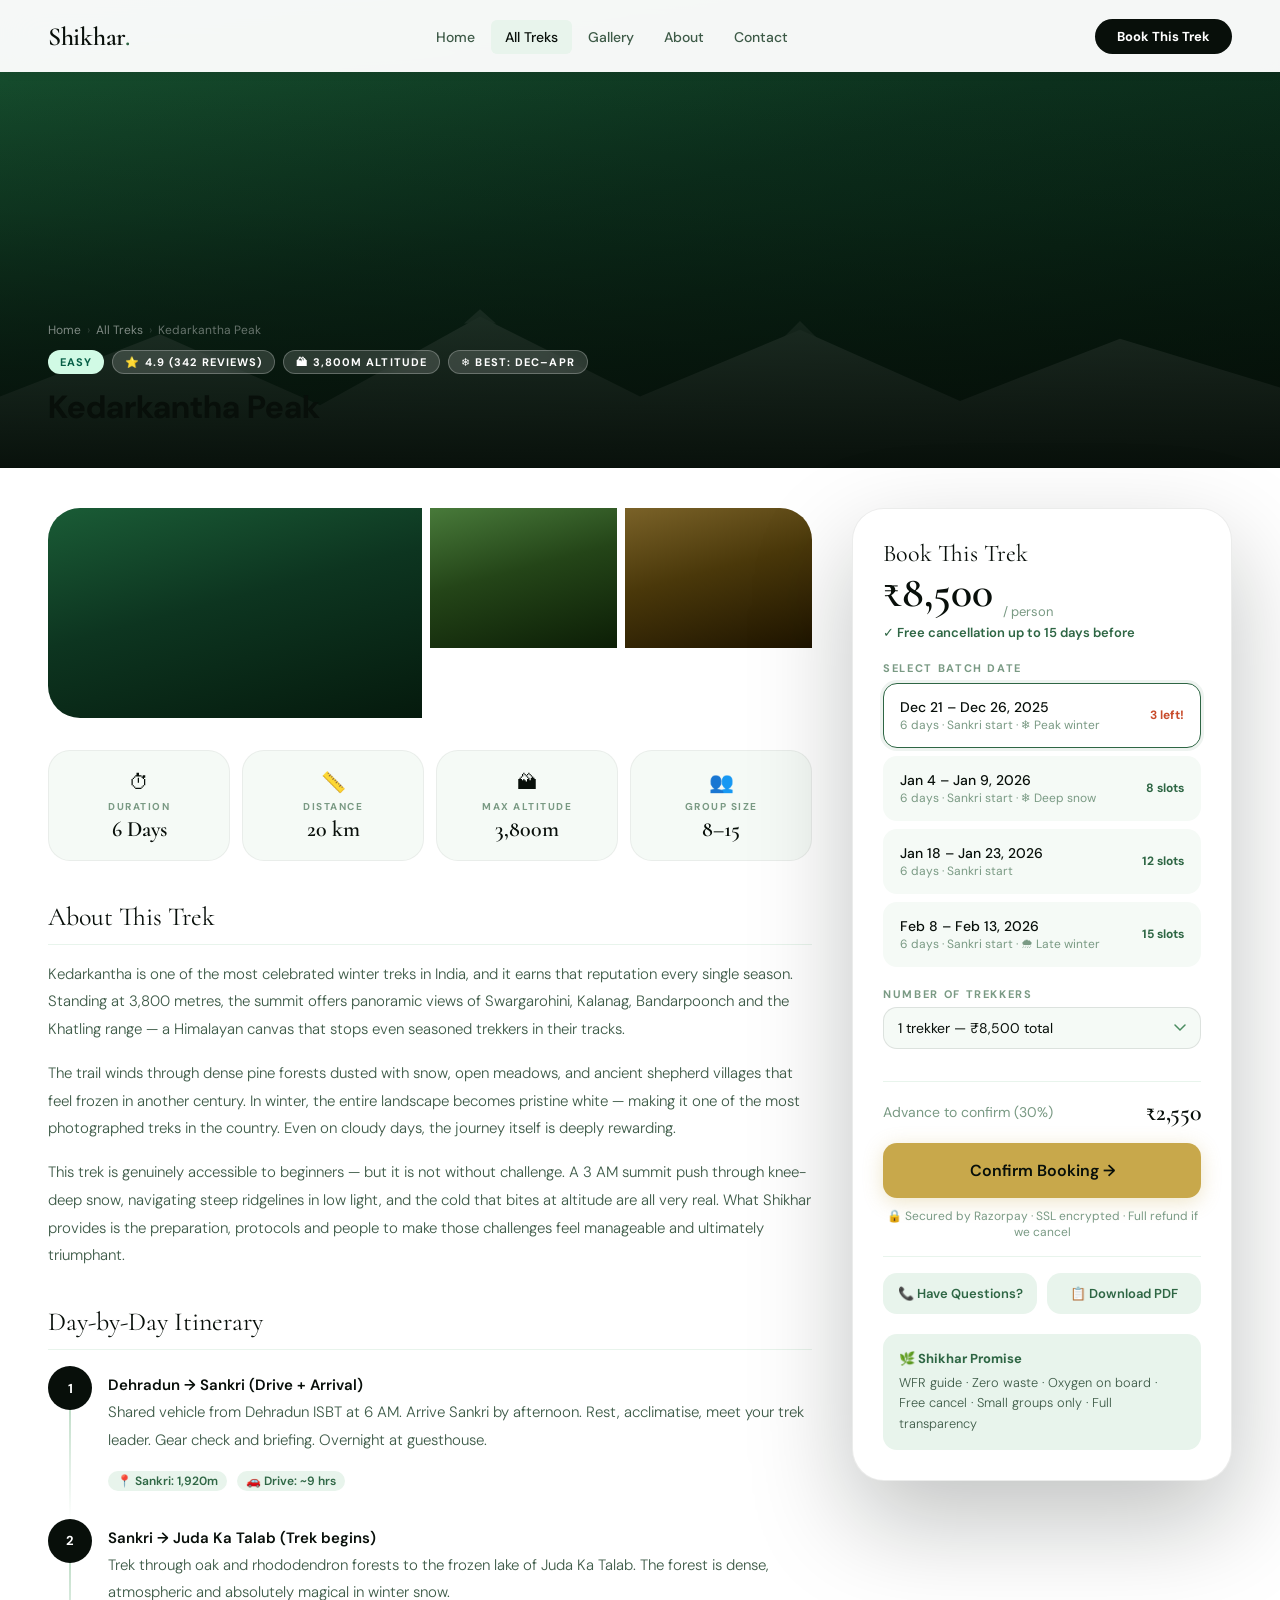
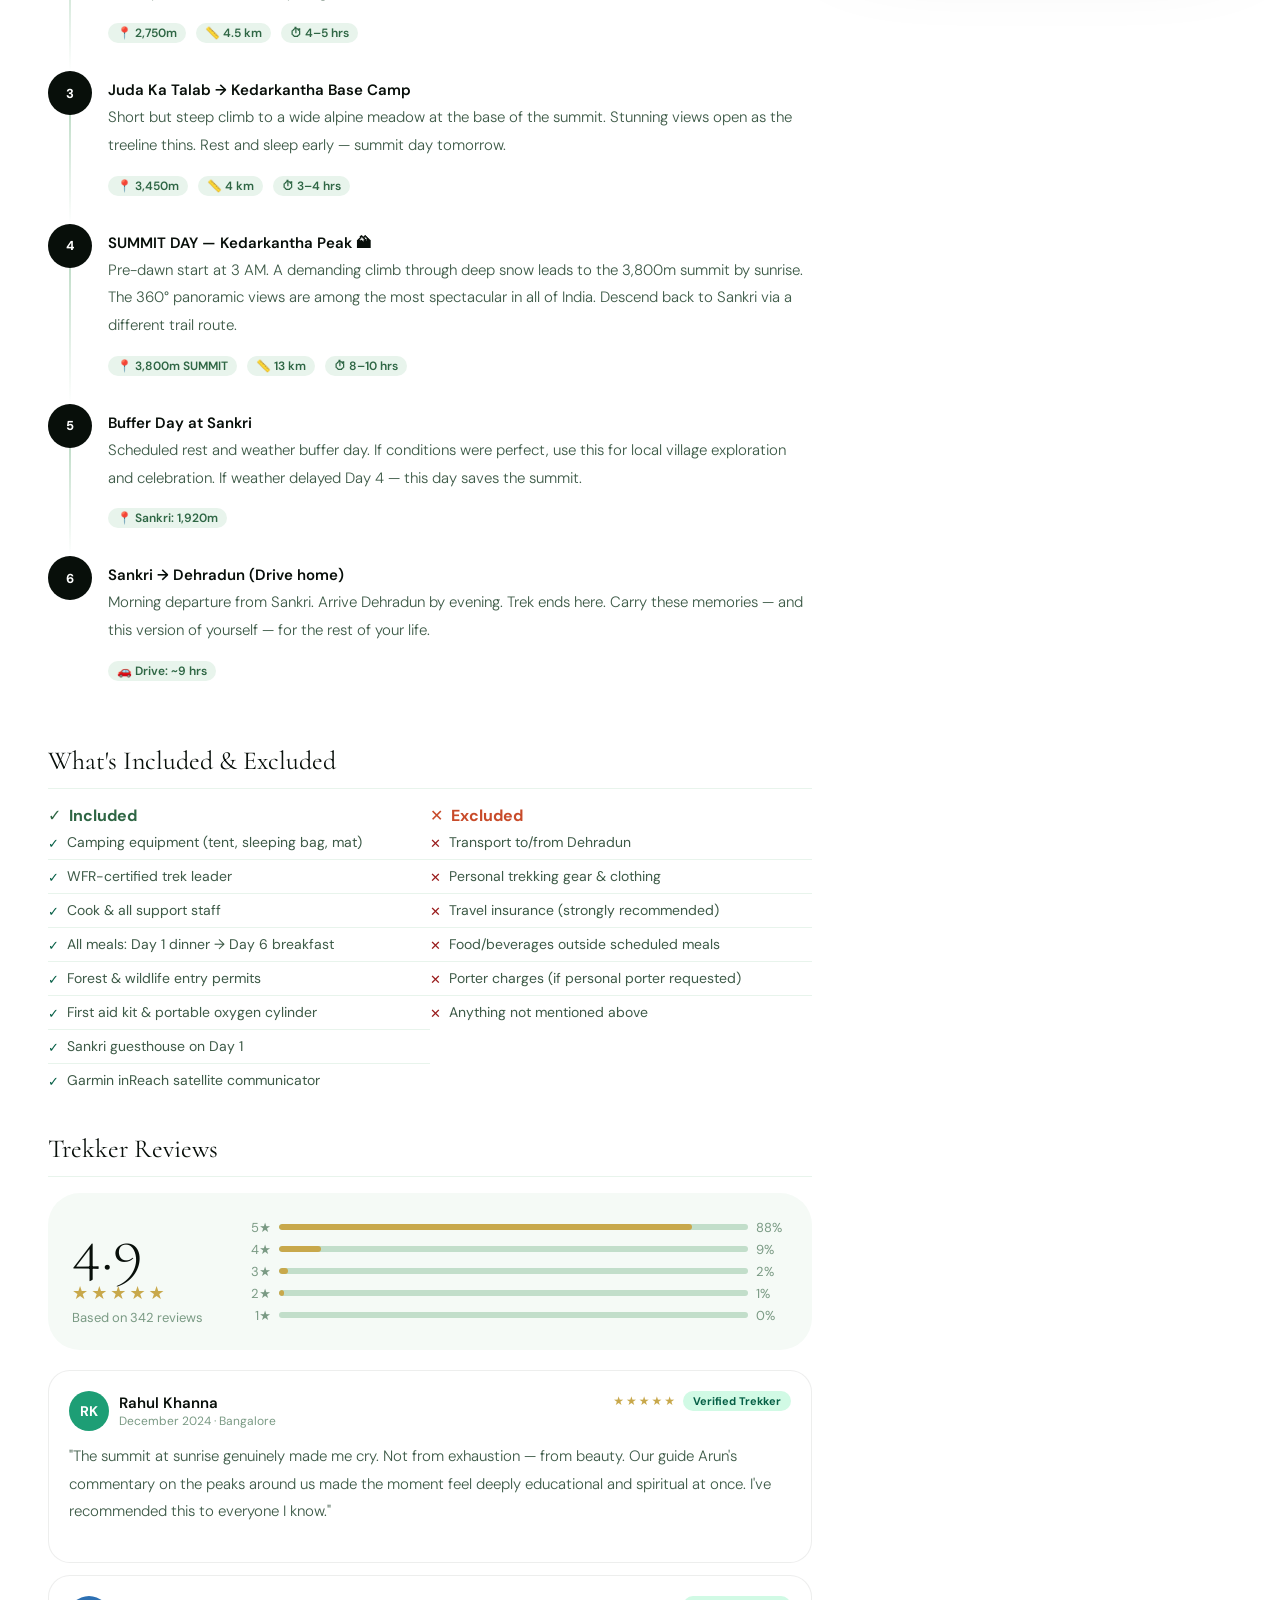
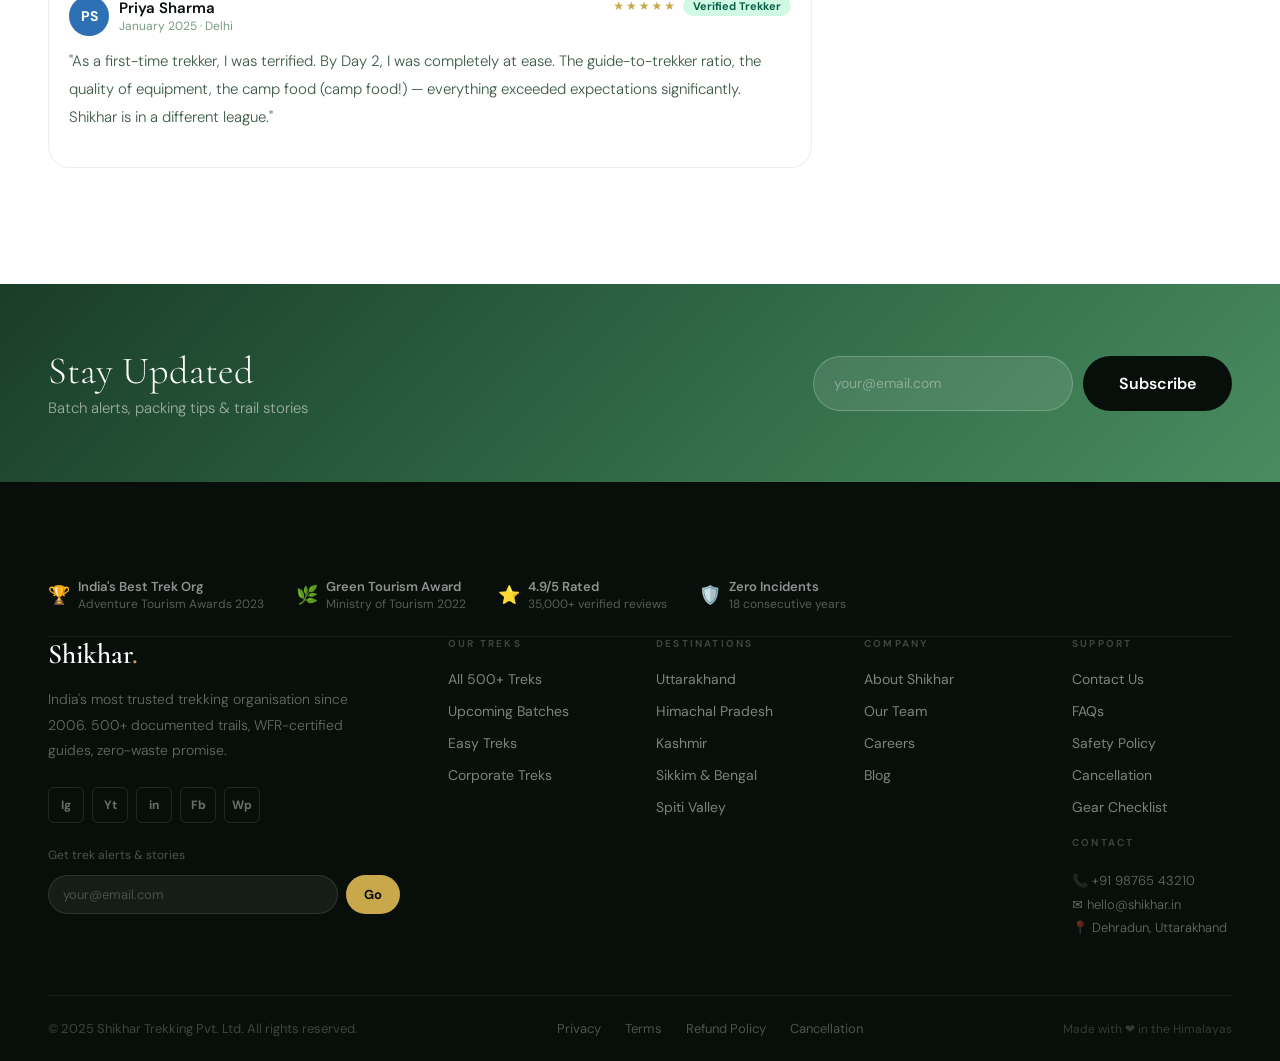
<file: trek-detail.html>
<!DOCTYPE html>
<html lang="en">
<head>
<meta charset="UTF-8"/><meta name="viewport" content="width=device-width,initial-scale=1.0"/>
<title>Kedarkantha Peak — Shikhar</title>
<link href="https://fonts.googleapis.com/css2?family=Cormorant:ital,wght@0,300;0,400;0,500;1,300;1,400&family=DM+Sans:ital,opsz,wght@0,9..40,300;0,9..40,400;0,9..40,500;0,9..40,600;1,9..40,300&display=swap" rel="stylesheet"/>
<style>
:root{--ink:#080f0a;--pine:#0f2317;--moss:#1a3d28;--fern:#2e6644;--sage:#4a8c60;--mist:#8fbfa0;--dew:#c2deca;--foam:#e8f4ec;--snow:#f5faf6;--white:#fff;--gold:#c8a84b;--gold2:#e8cc7a;--slate:#3d5a47;--fog:#7a9a84;--ff-display:'Cormorant',Georgia,serif;--ff-body:'DM Sans',system-ui,sans-serif;--ease-apple:cubic-bezier(.25,.46,.45,.94);--ease-spring:cubic-bezier(.34,1.56,.64,1);--ease-out:cubic-bezier(0,0,.2,1);--r-sm:6px;--r-md:14px;--r-lg:22px;--r-xl:32px;--r-full:9999px;--sh-sm:0 2px 8px rgba(8,15,10,.07);--sh-md:0 8px 30px rgba(8,15,10,.12);--sh-lg:0 20px 60px rgba(8,15,10,.18);--sh-xl:0 40px 100px rgba(8,15,10,.25)}
*,*::before,*::after{margin:0;padding:0;box-sizing:border-box}html{font-size:16px;scroll-behavior:smooth}
body{font-family:var(--ff-body);background:var(--white);color:var(--ink);-webkit-font-smoothing:antialiased;overflow-x:hidden}
a{color:inherit;text-decoration:none}button{cursor:pointer;font-family:inherit;border:none;background:none}input,select,textarea{font-family:inherit}ul{list-style:none}
.wrap{width:100%;max-width:1320px;margin:0 auto;padding:0 clamp(1.25rem,4vw,3rem)}
.btn{display:inline-flex;align-items:center;justify-content:center;gap:8px;padding:14px 28px;border-radius:var(--r-full);font-size:.875rem;font-weight:600;transition:all .35s var(--ease-apple);white-space:nowrap}
.btn:active{transform:scale(.97)}
.btn-ink{background:var(--ink);color:#fff}
.btn-ink:hover{background:var(--moss);transform:translateY(-2px);box-shadow:var(--sh-md)}
.btn-gold{background:var(--gold);color:var(--ink);box-shadow:0 4px 20px rgba(200,168,75,.3)}
.btn-gold:hover{background:var(--gold2);transform:translateY(-2px)}
.btn-outline{background:transparent;border:1.5px solid var(--dew);color:var(--ink)}
.btn-outline:hover{background:var(--ink);color:#fff;border-color:var(--ink)}
.btn-lg{padding:17px 36px;font-size:1rem}.btn-sm{padding:9px 20px;font-size:.8125rem}
.badge{display:inline-flex;align-items:center;gap:4px;padding:4px 12px;border-radius:var(--r-full);font-size:.6875rem;font-weight:700;letter-spacing:.1em;text-transform:uppercase}
.badge-easy{background:#d1fae5;color:#065f46}.badge-glass{background:rgba(255,255,255,.15);color:#fff;border:1px solid rgba(255,255,255,.25);backdrop-filter:blur(8px)}
.eyebrow{font-size:.6875rem;font-weight:600;letter-spacing:.22em;text-transform:uppercase;color:var(--sage)}
.sr{opacity:0;transform:translateY(22px);transition:opacity .7s var(--ease-out),transform .7s var(--ease-out)}
.sr.show{opacity:1;transform:translateY(0)}
.d1s{transition-delay:.1s}.d2s{transition-delay:.2s}.d3s{transition-delay:.3s}.d4s{transition-delay:.4s}
/* NAV */
.nav{position:fixed;top:0;left:0;right:0;height:72px;z-index:1000;background:rgba(255,255,255,.96);backdrop-filter:blur(20px);box-shadow:var(--sh-sm)}
.nav-inner{height:100%;display:flex;align-items:center;justify-content:space-between}
.logo{font-family:var(--ff-display);font-size:1.625rem;font-weight:600;color:var(--ink);letter-spacing:-.01em}
.logo span{color:var(--fern)}
.nav-links{display:flex;align-items:center;gap:2px}
.nav-a{padding:8px 14px;border-radius:var(--r-sm);font-size:.875rem;font-weight:500;color:var(--slate);transition:all .2s}
.nav-a:hover,.nav-a.on{color:var(--ink);background:var(--foam)}
.nav-cta{background:var(--ink);color:#fff;padding:9px 22px;border-radius:var(--r-full);font-size:.8125rem;font-weight:700;transition:all .25s}
.nav-cta:hover{background:var(--moss);transform:translateY(-1px)}
.hamburger{display:none;flex-direction:column;gap:5px;padding:6px;border-radius:8px}
.ham-line{width:22px;height:1.5px;background:var(--ink);border-radius:2px;transition:all .3s;transform-origin:center}
.hamburger.open .ham-line:nth-child(1){transform:translateY(6.5px) rotate(45deg)}
.hamburger.open .ham-line:nth-child(2){opacity:0;transform:scaleX(0)}
.hamburger.open .ham-line:nth-child(3){transform:translateY(-6.5px) rotate(-45deg)}
.mob-menu{display:none;position:fixed;top:72px;left:0;right:0;background:rgba(255,255,255,.97);backdrop-filter:blur(20px);padding:1.5rem;z-index:999;border-bottom:1px solid var(--foam);transform:translateY(-12px);opacity:0;transition:all .3s;pointer-events:none}
.mob-menu.open{transform:translateY(0);opacity:1;pointer-events:auto;display:block}
.mob-menu .nav-a{display:block;padding:13px 16px;font-size:1rem;color:var(--slate);border-radius:var(--r-md);margin-bottom:4px}
/* HERO */
.detail-hero{height:clamp(340px,52vh,560px);position:relative;display:flex;align-items:flex-end;padding-bottom:2.5rem;overflow:hidden}
.dhero-bg{position:absolute;inset:0;background:linear-gradient(165deg,#1a5c36,#0d3520 45%,#051a0d);transition:transform 6s ease}
.detail-hero:hover .dhero-bg{transform:scale(1.03)}
.dhero-mtn{position:absolute;bottom:0;left:0;right:0;pointer-events:none;opacity:.18}
.dhero-overlay{position:absolute;inset:0;background:linear-gradient(to top,rgba(5,12,7,.92) 0%,rgba(5,12,7,.3) 55%,transparent 100%)}
.dhero-content{position:relative;z-index:1;width:100%}
.dhero-bread{font-size:.75rem;color:rgba(255,255,255,.38);margin-bottom:.75rem}
.dhero-bread a{color:rgba(255,255,255,.48);transition:color .2s}
.dhero-bread a:hover{color:rgba(255,255,255,.8)}
.dhero-bread span{margin:0 6px;opacity:.4}
.dhero-badges{display:flex;gap:8px;flex-wrap:wrap;margin-bottom:.75rem}
.dhero h1{font-family:var(--ff-display);font-size:clamp(2rem,5.5vw,4.5rem);font-weight:300;color:#fff;letter-spacing:-.03em;line-height:1}
/* PHOTO STRIP */
.photo-strip{display:grid;grid-template-columns:2fr 1fr 1fr;gap:8px;border-radius:var(--r-xl);overflow:hidden;margin-bottom:2rem}
.ps-item{aspect-ratio:4/3;position:relative;overflow:hidden;cursor:pointer}
.ps-item:first-child{aspect-ratio:16/9;grid-row:span 2}
.ps-bg{position:absolute;inset:0;transition:transform .6s var(--ease-apple)}
.ps-item:hover .ps-bg{transform:scale(1.06)}
.ps-overlay{position:absolute;inset:0;background:rgba(8,15,10,0);transition:background .3s}
.ps-item:hover .ps-overlay{background:rgba(8,15,10,.25)}
.ps-more{position:absolute;inset:0;display:flex;align-items:center;justify-content:center;font-size:.875rem;font-weight:600;color:#fff;opacity:0;transition:opacity .3s}
.ps-item:last-child:hover .ps-more{opacity:1}
/* BODY LAYOUT */
.detail-layout{display:grid;grid-template-columns:1fr 380px;gap:2.5rem;padding:2.5rem 0 5rem;align-items:flex-start}
/* QUICK FACTS */
.facts-row{display:grid;grid-template-columns:repeat(4,1fr);gap:12px;margin-bottom:2.5rem}
.fact{background:var(--snow);border-radius:var(--r-lg);padding:1.1rem;text-align:center;border:1px solid rgba(8,15,10,.05);transition:transform .3s var(--ease-spring)}
.fact:hover{transform:translateY(-3px);box-shadow:var(--sh-sm)}
.fact-ico{font-size:1.25rem;margin-bottom:5px}
.fact-lbl{font-size:.625rem;font-weight:700;letter-spacing:.15em;text-transform:uppercase;color:var(--fog);margin-bottom:3px}
.fact-val{font-family:var(--ff-display);font-size:1.375rem;font-weight:600;color:var(--ink)}
/* SECTIONS */
.ds{margin-bottom:2.25rem}
.ds h2{font-family:var(--ff-display);font-size:1.625rem;font-weight:400;color:var(--ink);margin-bottom:1rem;padding-bottom:.75rem;border-bottom:1px solid var(--foam)}
.ds p{font-size:.9375rem;color:var(--slate);line-height:1.85;font-weight:300;margin-bottom:1rem}
/* ITINERARY */
.itin{display:flex;flex-direction:column}
.iday{display:grid;grid-template-columns:44px 1fr;gap:16px;padding-bottom:1.75rem;position:relative}
.iday::before{content:'';position:absolute;left:21px;top:44px;bottom:0;width:2px;background:linear-gradient(to bottom,var(--dew),transparent)}
.iday:last-child::before{display:none}
.iday-num{width:44px;height:44px;border-radius:50%;background:var(--ink);color:#fff;display:flex;align-items:center;justify-content:center;font-size:.8125rem;font-weight:700;flex-shrink:0;z-index:1}
.iday-body{padding-top:9px}
.iday-title{font-size:.9375rem;font-weight:600;color:var(--ink);margin-bottom:4px}
.iday-desc{font-size:.875rem;color:var(--fog);line-height:1.65;font-weight:300}
.iday-stats{display:flex;gap:10px;margin-top:6px;flex-wrap:wrap}
.istat{font-size:.75rem;color:var(--fern);font-weight:600;background:var(--foam);padding:2px 9px;border-radius:var(--r-full)}
/* INCLUDES */
.inc-grid{display:grid;grid-template-columns:1fr 1fr;gap:0}
.inc-col h4{font-size:.8125rem;font-weight:700;color:var(--ink);margin-bottom:.75rem;display:flex;align-items:center;gap:6px}
.inc-item{display:flex;align-items:flex-start;gap:8px;padding:7px 0;font-size:.875rem;color:var(--slate);border-bottom:1px solid var(--foam)}
.inc-item:last-child{border-bottom:none}
.inc-icon{font-size:.8125rem;flex-shrink:0;margin-top:2px}
/* REVIEWS */
.review-summary{display:flex;align-items:center;gap:2rem;padding:1.5rem;background:var(--snow);border-radius:var(--r-xl);margin-bottom:1.25rem;flex-wrap:wrap}
.rs-score{font-family:var(--ff-display);font-size:4rem;font-weight:300;color:var(--ink);line-height:1}
.rs-stars{display:flex;gap:3px;margin-bottom:4px}
.rs-star{color:var(--gold);font-size:1.125rem}
.rs-count{font-size:.8125rem;color:var(--fog)}
.rs-bars{flex:1;display:flex;flex-direction:column;gap:5px;min-width:180px}
.rbar-row{display:flex;align-items:center;gap:8px;font-size:.8125rem}
.rbar-lbl{color:var(--fog);width:36px;text-align:right;flex-shrink:0}
.rbar-track{flex:1;height:6px;background:var(--dew);border-radius:var(--r-full);overflow:hidden}
.rbar-fill{height:100%;background:var(--gold);border-radius:var(--r-full)}
.rbar-pct{color:var(--fog);width:32px;flex-shrink:0}
.review-card{background:var(--white);border:1px solid rgba(8,15,10,.07);border-radius:var(--r-lg);padding:1.25rem;margin-bottom:12px}
.rc-top{display:flex;justify-content:space-between;align-items:flex-start;margin-bottom:.75rem;flex-wrap:wrap;gap:8px}
.rc-av{width:40px;height:40px;border-radius:50%;display:flex;align-items:center;justify-content:center;font-size:.875rem;font-weight:700;color:#fff;flex-shrink:0}
.rc-info{display:flex;align-items:center;gap:10px;flex-wrap:wrap}
.rc-name{font-size:.9375rem;font-weight:600;color:var(--ink)}
.rc-date{font-size:.75rem;color:var(--fog)}
.rc-stars{display:flex;gap:2px}
.rc-star{color:var(--gold);font-size:.75rem}
.rc-verified{background:#d1fae5;color:#065f46;padding:3px 10px;border-radius:var(--r-full);font-size:.6875rem;font-weight:700}
.rc-text{font-size:.875rem;color:var(--slate);line-height:1.7;font-weight:300}
/* BOOKING CARD */
.booking-card{background:#fff;border-radius:var(--r-xl);border:1.5px solid rgba(8,15,10,.08);padding:1.875rem;position:sticky;top:90px;box-shadow:var(--sh-xl)}
.bc-title{font-family:var(--ff-display);font-size:1.5rem;font-weight:400;color:var(--ink);margin-bottom:2px}
.bc-price{font-family:var(--ff-display);font-size:2.75rem;font-weight:600;color:var(--ink);line-height:1}
.bc-price sub{font-family:var(--ff-body);font-size:.8125rem;font-weight:400;color:var(--fog)}
.bc-cancel{font-size:.8125rem;color:var(--fern);font-weight:600;margin:6px 0 1.25rem}
.bc-label{font-size:.6875rem;font-weight:700;letter-spacing:.15em;text-transform:uppercase;color:var(--fog);margin-bottom:8px}
.date-list{display:flex;flex-direction:column;gap:8px;margin-bottom:1.25rem}
.ditem{background:var(--snow);border:1.5px solid transparent;border-radius:var(--r-md);padding:.875rem 1rem;display:flex;justify-content:space-between;align-items:center;cursor:pointer;transition:all .25s var(--ease-apple)}
.ditem:hover{border-color:var(--mist);background:#fff}
.ditem.on{border-color:var(--fern);background:#fff;box-shadow:0 0 0 3px rgba(46,102,68,.08)}
.ditem-left{font-size:.875rem;font-weight:500;color:var(--ink)}
.ditem-left small{display:block;font-size:.75rem;color:var(--fog);font-weight:400;margin-top:1px}
.dslot{font-size:.75rem;font-weight:700}
.slot-low{color:#c84b2a}.slot-ok{color:var(--fern)}
.form-label{display:block;font-size:.6875rem;font-weight:700;letter-spacing:.15em;text-transform:uppercase;color:var(--fog);margin-bottom:6px}
.form-sel{width:100%;background:var(--snow);border:1.5px solid rgba(8,15,10,.1);border-radius:var(--r-md);padding:11px 14px;font-size:.875rem;color:var(--ink);outline:none;transition:border-color .25s;appearance:none;-webkit-appearance:none;background-image:url("data:image/svg+xml,%3Csvg xmlns='http://www.w3.org/2000/svg' width='12' height='8'%3E%3Cpath d='M1 1l5 5 5-5' stroke='%234a8c60' fill='none' stroke-width='1.5' stroke-linecap='round'/%3E%3C/svg%3E");background-repeat:no-repeat;background-position:right 14px center;padding-right:38px}
.form-sel:focus{border-color:var(--fern)}
.bc-divider{height:1px;background:var(--foam);margin:1rem 0}
.bc-total{display:flex;justify-content:space-between;align-items:center;margin-bottom:1rem}
.bc-total span{font-size:.875rem;color:var(--fog)}
.bc-total strong{font-family:var(--ff-display);font-size:1.5rem;font-weight:600;color:var(--ink)}
.bc-secure{text-align:center;font-size:.75rem;color:var(--fog);margin-top:10px}
.bc-links{display:flex;gap:10px;font-size:.8125rem;text-align:center;margin-top:1rem}
.bc-links a{flex:1;color:var(--fern);font-weight:600;padding:.75rem;background:var(--foam);border-radius:var(--r-md);transition:background .2s}
.bc-links a:hover{background:var(--dew)}
/* FOOTER */
.nl-band{background:linear-gradient(135deg,var(--moss),var(--fern) 50%,var(--sage));padding:4rem 0}
.nl-inner{display:flex;align-items:center;justify-content:space-between;gap:2rem;flex-wrap:wrap}
.nl-text h3{font-family:var(--ff-display);font-size:clamp(1.75rem,3vw,2.5rem);color:#fff;font-weight:300;margin-bottom:4px}
.nl-text p{color:rgba(255,255,255,.55);font-size:.9375rem;font-weight:300}
.nl-form{display:flex;gap:10px;flex-shrink:0;flex-wrap:wrap}
.nl-input{background:rgba(255,255,255,.1);border:1.5px solid rgba(255,255,255,.22);color:#fff;padding:13px 20px;border-radius:var(--r-full);font-size:.875rem;width:260px;outline:none;transition:border-color .3s}
.nl-input::placeholder{color:rgba(255,255,255,.35)}
.nl-input:focus{border-color:rgba(255,255,255,.65)}
.footer{background:var(--ink);padding-top:4.5rem}
.footer-main{display:grid;grid-template-columns:2.2fr 1fr 1fr 1fr 1fr;gap:3rem;padding-bottom:3.5rem;border-bottom:1px solid rgba(255,255,255,.06)}
.fb-logo{font-family:var(--ff-display);font-size:1.75rem;font-weight:600;color:#fff;margin-bottom:1rem}
.fb-logo span{color:var(--gold)}
.fb-desc{font-size:.875rem;color:rgba(255,255,255,.38);line-height:1.8;font-weight:300;max-width:300px;margin-bottom:1.5rem}
.fsoc{display:flex;gap:8px}
.fsb{width:36px;height:36px;border-radius:var(--r-sm);border:1px solid rgba(255,255,255,.1);display:flex;align-items:center;justify-content:center;color:rgba(255,255,255,.4);font-size:.75rem;font-weight:700;transition:all .25s}
.fsb:hover{border-color:var(--gold);color:var(--gold);transform:translateY(-2px)}
.fct{font-size:.625rem;font-weight:700;letter-spacing:.22em;text-transform:uppercase;color:rgba(255,255,255,.22);margin-bottom:1.25rem}
.fl2{display:block;color:rgba(255,255,255,.48);font-size:.875rem;margin-bottom:.875rem;transition:color .2s}
.fl2:hover{color:var(--gold)}
.fawards{display:flex;align-items:center;gap:2rem;flex-wrap:wrap;padding:1.5rem 0;border-bottom:1px solid rgba(255,255,255,.05)}
.fai{display:flex;align-items:center;gap:8px}
.fai-txt{font-size:.75rem;color:rgba(255,255,255,.32)}
.fai-txt strong{display:block;color:rgba(255,255,255,.55);font-weight:600;font-size:.8125rem;margin-bottom:1px}
.footer-bottom{display:flex;justify-content:space-between;align-items:center;padding:1.5rem 0;flex-wrap:wrap;gap:1rem}
.fcopy{font-size:.8125rem;color:rgba(255,255,255,.22)}
.flegal{display:flex;gap:1.5rem}
.flegal a{font-size:.8125rem;color:rgba(255,255,255,.28);transition:color .2s}
.flegal a:hover{color:rgba(255,255,255,.6)}
.fnl{margin-top:1.5rem}.fnl p{font-size:.75rem;color:rgba(255,255,255,.28);margin-bottom:.75rem}
.fnl-form{display:flex;gap:8px}
.fnl-input{flex:1;background:rgba(255,255,255,.06);border:1px solid rgba(255,255,255,.1);color:#fff;padding:10px 14px;border-radius:var(--r-full);font-size:.8125rem;outline:none;min-width:0;transition:border-color .3s}
.fnl-input::placeholder{color:rgba(255,255,255,.22)}
.fnl-input:focus{border-color:rgba(200,168,75,.4)}
.fnl-btn{background:var(--gold);color:var(--ink);padding:10px 18px;border-radius:var(--r-full);font-size:.8125rem;font-weight:700;transition:all .25s;flex-shrink:0}
.fnl-btn:hover{background:var(--gold2)}

@media(max-width:1100px){.detail-layout{grid-template-columns:1fr}.booking-card{position:static}.facts-row{grid-template-columns:repeat(2,1fr)}}
@media(max-width:768px){.nav-links{display:none}.hamburger{display:flex}.photo-strip{grid-template-columns:1fr 1fr}.ps-item:first-child{grid-column:span 2;grid-row:span 1;aspect-ratio:16/9}.inc-grid{grid-template-columns:1fr}.review-summary{flex-direction:column;gap:1rem}.footer-main{grid-template-columns:1fr 1fr;gap:2rem}.nl-inner{flex-direction:column;text-align:center}.nl-form{flex-direction:column;width:100%}.nl-input{width:100%}}
@media(max-width:480px){.facts-row{grid-template-columns:repeat(2,1fr)}.photo-strip{grid-template-columns:1fr}.ps-item:first-child{grid-column:span 1}.footer-main{grid-template-columns:1fr}}
</style>
</head>
<body>
<nav class="nav">
  <div class="wrap nav-inner">
    <a href="index.html" class="logo">Shikhar<span>.</span></a>
    <ul class="nav-links">
      <li><a href="index.html" class="nav-a">Home</a></li>
      <li><a href="treks.html" class="nav-a on">All Treks</a></li>
      <li><a href="gallery.html" class="nav-a">Gallery</a></li>
      <li><a href="about.html" class="nav-a">About</a></li>
      <li><a href="contact.html" class="nav-a">Contact</a></li>
    </ul>
    <div style="display:flex;align-items:center;gap:10px">
      <a href="#booking" class="nav-cta">Book This Trek</a>
      <button class="hamburger" id="ham"><span class="ham-line"></span><span class="ham-line"></span><span class="ham-line"></span></button>
    </div>
  </div>
</nav>
<div class="mob-menu" id="mobMenu">
  <a href="index.html" class="nav-a">Home</a><a href="treks.html" class="nav-a">All Treks</a><a href="gallery.html" class="nav-a">Gallery</a><a href="about.html" class="nav-a">About</a><a href="contact.html" class="nav-a">Contact</a>
  <a href="#booking" style="display:block;text-align:center;margin-top:1rem;padding:14px;border-radius:var(--r-full);background:var(--ink);color:#fff;font-weight:700">Book This Trek</a>
</div>

<!-- HERO -->
<div class="detail-hero">
  <div class="dhero-bg"></div>
  <svg class="dhero-mtn" viewBox="0 0 1440 220" preserveAspectRatio="none"><polygon points="0,220 0,140 180,70 360,150 540,50 720,140 900,65 1080,145 1260,75 1440,130 1440,220" fill="white"/><polygon points="522,58 540,42 558,58" fill="white" opacity=".8"/><polygon points="882,73 900,55 918,73" fill="white" opacity=".7"/></svg>
  <div class="dhero-overlay"></div>
  <div class="wrap dhero-content">
    <div class="dhero-bread"><a href="index.html">Home</a><span>›</span><a href="treks.html">All Treks</a><span>›</span>Kedarkantha Peak</div>
    <div class="dhero-badges">
      <span class="badge badge-easy">Easy</span>
      <span class="badge badge-glass">⭐ 4.9 (342 reviews)</span>
      <span class="badge badge-glass">🏔 3,800m Altitude</span>
      <span class="badge badge-glass">❄️ Best: Dec–Apr</span>
    </div>
    <h1>Kedarkantha Peak</h1>
  </div>
</div>

<!-- BODY -->
<div class="wrap">
  <div class="detail-layout">

    <!-- LEFT -->
    <div>
      <!-- Photo Strip -->
      <div class="photo-strip sr">
        <div class="ps-item"><div class="ps-bg" style="background:linear-gradient(165deg,#1a5c36,#0d3520 45%,#051a0d)"></div><div class="ps-overlay"></div></div>
        <div class="ps-item"><div class="ps-bg" style="background:linear-gradient(165deg,#487a3a,#244518 45%,#0c1e06)"></div><div class="ps-overlay"></div></div>
        <div class="ps-item"><div class="ps-bg" style="background:linear-gradient(165deg,#7a6228,#4a380a 45%,#1e1400)"></div><div class="ps-overlay"></div><div class="ps-more">+14 Photos</div></div>
      </div>

      <!-- Quick Facts -->
      <div class="facts-row">
        <div class="fact sr"><div class="fact-ico">⏱</div><div class="fact-lbl">Duration</div><div class="fact-val">6 Days</div></div>
        <div class="fact sr d1s"><div class="fact-ico">📏</div><div class="fact-lbl">Distance</div><div class="fact-val">20 km</div></div>
        <div class="fact sr d2s"><div class="fact-ico">🏔</div><div class="fact-lbl">Max Altitude</div><div class="fact-val">3,800m</div></div>
        <div class="fact sr d3s"><div class="fact-ico">👥</div><div class="fact-lbl">Group Size</div><div class="fact-val">8–15</div></div>
      </div>

      <!-- About -->
      <div class="ds sr">
        <h2>About This Trek</h2>
        <p>Kedarkantha is one of the most celebrated winter treks in India, and it earns that reputation every single season. Standing at 3,800 metres, the summit offers panoramic views of Swargarohini, Kalanag, Bandarpoonch and the Khatling range — a Himalayan canvas that stops even seasoned trekkers in their tracks.</p>
        <p>The trail winds through dense pine forests dusted with snow, open meadows, and ancient shepherd villages that feel frozen in another century. In winter, the entire landscape becomes pristine white — making it one of the most photographed treks in the country. Even on cloudy days, the journey itself is deeply rewarding.</p>
        <p>This trek is genuinely accessible to beginners — but it is not without challenge. A 3 AM summit push through knee-deep snow, navigating steep ridgelines in low light, and the cold that bites at altitude are all very real. What Shikhar provides is the preparation, protocols and people to make those challenges feel manageable and ultimately triumphant.</p>
      </div>

      <!-- Itinerary -->
      <div class="ds sr">
        <h2>Day-by-Day Itinerary</h2>
        <div class="itin">
          <div class="iday">
            <div class="iday-num">1</div>
            <div class="iday-body">
              <div class="iday-title">Dehradun → Sankri (Drive + Arrival)</div>
              <p class="iday-desc">Shared vehicle from Dehradun ISBT at 6 AM. Arrive Sankri by afternoon. Rest, acclimatise, meet your trek leader. Gear check and briefing. Overnight at guesthouse.</p>
              <div class="iday-stats"><span class="istat">📍 Sankri: 1,920m</span><span class="istat">🚗 Drive: ~9 hrs</span></div>
            </div>
          </div>
          <div class="iday">
            <div class="iday-num">2</div>
            <div class="iday-body">
              <div class="iday-title">Sankri → Juda Ka Talab (Trek begins)</div>
              <p class="iday-desc">Trek through oak and rhododendron forests to the frozen lake of Juda Ka Talab. The forest is dense, atmospheric and absolutely magical in winter snow.</p>
              <div class="iday-stats"><span class="istat">📍 2,750m</span><span class="istat">📏 4.5 km</span><span class="istat">⏱ 4–5 hrs</span></div>
            </div>
          </div>
          <div class="iday">
            <div class="iday-num">3</div>
            <div class="iday-body">
              <div class="iday-title">Juda Ka Talab → Kedarkantha Base Camp</div>
              <p class="iday-desc">Short but steep climb to a wide alpine meadow at the base of the summit. Stunning views open as the treeline thins. Rest and sleep early — summit day tomorrow.</p>
              <div class="iday-stats"><span class="istat">📍 3,450m</span><span class="istat">📏 4 km</span><span class="istat">⏱ 3–4 hrs</span></div>
            </div>
          </div>
          <div class="iday">
            <div class="iday-num">4</div>
            <div class="iday-body">
              <div class="iday-title">SUMMIT DAY — Kedarkantha Peak 🏔</div>
              <p class="iday-desc">Pre-dawn start at 3 AM. A demanding climb through deep snow leads to the 3,800m summit by sunrise. The 360° panoramic views are among the most spectacular in all of India. Descend back to Sankri via a different trail route.</p>
              <div class="iday-stats"><span class="istat">📍 3,800m SUMMIT</span><span class="istat">📏 13 km</span><span class="istat">⏱ 8–10 hrs</span></div>
            </div>
          </div>
          <div class="iday">
            <div class="iday-num">5</div>
            <div class="iday-body">
              <div class="iday-title">Buffer Day at Sankri</div>
              <p class="iday-desc">Scheduled rest and weather buffer day. If conditions were perfect, use this for local village exploration and celebration. If weather delayed Day 4 — this day saves the summit.</p>
              <div class="iday-stats"><span class="istat">📍 Sankri: 1,920m</span></div>
            </div>
          </div>
          <div class="iday">
            <div class="iday-num">6</div>
            <div class="iday-body">
              <div class="iday-title">Sankri → Dehradun (Drive home)</div>
              <p class="iday-desc">Morning departure from Sankri. Arrive Dehradun by evening. Trek ends here. Carry these memories — and this version of yourself — for the rest of your life.</p>
              <div class="iday-stats"><span class="istat">🚗 Drive: ~9 hrs</span></div>
            </div>
          </div>
        </div>
      </div>

      <!-- What's Included -->
      <div class="ds sr">
        <h2>What's Included &amp; Excluded</h2>
        <div class="inc-grid">
          <div>
            <h4 style="color:var(--fern)">✓ &nbsp;Included</h4>
            <div class="inc-item"><span class="inc-icon" style="color:#065f46">✓</span>Camping equipment (tent, sleeping bag, mat)</div>
            <div class="inc-item"><span class="inc-icon" style="color:#065f46">✓</span>WFR-certified trek leader</div>
            <div class="inc-item"><span class="inc-icon" style="color:#065f46">✓</span>Cook &amp; all support staff</div>
            <div class="inc-item"><span class="inc-icon" style="color:#065f46">✓</span>All meals: Day 1 dinner → Day 6 breakfast</div>
            <div class="inc-item"><span class="inc-icon" style="color:#065f46">✓</span>Forest &amp; wildlife entry permits</div>
            <div class="inc-item"><span class="inc-icon" style="color:#065f46">✓</span>First aid kit &amp; portable oxygen cylinder</div>
            <div class="inc-item"><span class="inc-icon" style="color:#065f46">✓</span>Sankri guesthouse on Day 1</div>
            <div class="inc-item"><span class="inc-icon" style="color:#065f46">✓</span>Garmin inReach satellite communicator</div>
          </div>
          <div>
            <h4 style="color:#c84b2a">✕ &nbsp;Excluded</h4>
            <div class="inc-item"><span class="inc-icon" style="color:#991b1b">✕</span>Transport to/from Dehradun</div>
            <div class="inc-item"><span class="inc-icon" style="color:#991b1b">✕</span>Personal trekking gear &amp; clothing</div>
            <div class="inc-item"><span class="inc-icon" style="color:#991b1b">✕</span>Travel insurance (strongly recommended)</div>
            <div class="inc-item"><span class="inc-icon" style="color:#991b1b">✕</span>Food/beverages outside scheduled meals</div>
            <div class="inc-item"><span class="inc-icon" style="color:#991b1b">✕</span>Porter charges (if personal porter requested)</div>
            <div class="inc-item"><span class="inc-icon" style="color:#991b1b">✕</span>Anything not mentioned above</div>
          </div>
        </div>
      </div>

      <!-- Reviews -->
      <div class="ds sr">
        <h2>Trekker Reviews</h2>
        <div class="review-summary">
          <div>
            <div class="rs-score">4.9</div>
            <div class="rs-stars"><span class="rs-star">★</span><span class="rs-star">★</span><span class="rs-star">★</span><span class="rs-star">★</span><span class="rs-star">★</span></div>
            <div class="rs-count">Based on 342 reviews</div>
          </div>
          <div class="rs-bars">
            <div class="rbar-row"><span class="rbar-lbl">5★</span><div class="rbar-track"><div class="rbar-fill" style="width:88%"></div></div><span class="rbar-pct">88%</span></div>
            <div class="rbar-row"><span class="rbar-lbl">4★</span><div class="rbar-track"><div class="rbar-fill" style="width:9%"></div></div><span class="rbar-pct">9%</span></div>
            <div class="rbar-row"><span class="rbar-lbl">3★</span><div class="rbar-track"><div class="rbar-fill" style="width:2%"></div></div><span class="rbar-pct">2%</span></div>
            <div class="rbar-row"><span class="rbar-lbl">2★</span><div class="rbar-track"><div class="rbar-fill" style="width:1%"></div></div><span class="rbar-pct">1%</span></div>
            <div class="rbar-row"><span class="rbar-lbl">1★</span><div class="rbar-track"><div class="rbar-fill" style="width:0%"></div></div><span class="rbar-pct">0%</span></div>
          </div>
        </div>
        <div class="review-card">
          <div class="rc-top">
            <div class="rc-info">
              <div class="rc-av" style="background:#1d9e75">RK</div>
              <div><div class="rc-name">Rahul Khanna</div><div class="rc-date">December 2024 · Bangalore</div></div>
            </div>
            <div style="display:flex;align-items:center;gap:8px;flex-wrap:wrap">
              <div class="rc-stars"><span class="rc-star">★</span><span class="rc-star">★</span><span class="rc-star">★</span><span class="rc-star">★</span><span class="rc-star">★</span></div>
              <span class="rc-verified">Verified Trekker</span>
            </div>
          </div>
          <p class="rc-text">"The summit at sunrise genuinely made me cry. Not from exhaustion — from beauty. Our guide Arun's commentary on the peaks around us made the moment feel deeply educational and spiritual at once. I've recommended this to everyone I know."</p>
        </div>
        <div class="review-card">
          <div class="rc-top">
            <div class="rc-info">
              <div class="rc-av" style="background:#2d70b3">PS</div>
              <div><div class="rc-name">Priya Sharma</div><div class="rc-date">January 2025 · Delhi</div></div>
            </div>
            <div style="display:flex;align-items:center;gap:8px;flex-wrap:wrap">
              <div class="rc-stars"><span class="rc-star">★</span><span class="rc-star">★</span><span class="rc-star">★</span><span class="rc-star">★</span><span class="rc-star">★</span></div>
              <span class="rc-verified">Verified Trekker</span>
            </div>
          </div>
          <p class="rc-text">"As a first-time trekker, I was terrified. By Day 2, I was completely at ease. The guide-to-trekker ratio, the quality of equipment, the camp food (camp food!) — everything exceeded expectations significantly. Shikhar is in a different league."</p>
        </div>
      </div>
    </div>

    <!-- RIGHT — BOOKING -->
    <div id="booking">
      <div class="booking-card sr">
        <div class="bc-title">Book This Trek</div>
        <div class="bc-price">₹8,500 <sub>/ person</sub></div>
        <div class="bc-cancel">✓ Free cancellation up to 15 days before</div>

        <div class="bc-label">Select Batch Date</div>
        <div class="date-list">
          <div class="ditem on">
            <div class="ditem-left">Dec 21 – Dec 26, 2025<small>6 days · Sankri start · ❄️ Peak winter</small></div>
            <span class="dslot slot-low">3 left!</span>
          </div>
          <div class="ditem">
            <div class="ditem-left">Jan 4 – Jan 9, 2026<small>6 days · Sankri start · ❄️ Deep snow</small></div>
            <span class="dslot slot-ok">8 slots</span>
          </div>
          <div class="ditem">
            <div class="ditem-left">Jan 18 – Jan 23, 2026<small>6 days · Sankri start</small></div>
            <span class="dslot slot-ok">12 slots</span>
          </div>
          <div class="ditem">
            <div class="ditem-left">Feb 8 – Feb 13, 2026<small>6 days · Sankri start · 🌨 Late winter</small></div>
            <span class="dslot slot-ok">15 slots</span>
          </div>
        </div>

        <div class="form-label" style="margin-top:.25rem">Number of Trekkers</div>
        <select class="form-sel" style="margin-bottom:1rem">
          <option>1 trekker — ₹8,500 total</option>
          <option>2 trekkers — ₹17,000 total</option>
          <option>3 trekkers — ₹25,500 total</option>
          <option>4 trekkers — ₹34,000 total</option>
          <option>5+ trekkers — group discount applies</option>
        </select>

        <div class="bc-divider"></div>
        <div class="bc-total"><span>Advance to confirm (30%)</span><strong>₹2,550</strong></div>

        <button class="btn btn-gold btn-lg" style="width:100%;border-radius:var(--r-md)" onclick="alert('🎉 Booking confirmed! Our team will call you within 2 hours to complete your registration.')">Confirm Booking →</button>
        <p class="bc-secure">🔒 Secured by Razorpay · SSL encrypted · Full refund if we cancel</p>

        <div class="bc-divider"></div>
        <div class="bc-links">
          <a href="contact.html">📞 Have Questions?</a>
          <a href="#">📋 Download PDF</a>
        </div>

        <div style="margin-top:1.25rem;padding:1rem;background:var(--foam);border-radius:var(--r-md)">
          <div style="font-size:.8125rem;font-weight:700;color:var(--fern);margin-bottom:6px">🌿 Shikhar Promise</div>
          <p style="font-size:.8rem;color:var(--slate);line-height:1.6;font-weight:300">WFR guide · Zero waste · Oxygen on board · Free cancel · Small groups only · Full transparency</p>
        </div>
      </div>
    </div>

  </div>
</div>

<div class="nl-band">
  <div class="wrap nl-inner">
    <div class="nl-text"><h3>Stay Updated</h3><p>Batch alerts, packing tips &amp; trail stories</p></div>
    <form class="nl-form" onsubmit="handleNL(event,this)"><input type="email" class="nl-input" placeholder="your@email.com" required/><button type="submit" class="btn btn-ink btn-lg">Subscribe</button></form>
  </div>
</div>

<footer class="footer">
  <div class="wrap">
    <div class="fawards">
      <div class="fai"><span style="font-size:1.125rem">🏆</span><div class="fai-txt"><strong>India's Best Trek Org</strong>Adventure Tourism Awards 2023</div></div>
      <div class="fai"><span style="font-size:1.125rem">🌿</span><div class="fai-txt"><strong>Green Tourism Award</strong>Ministry of Tourism 2022</div></div>
      <div class="fai"><span style="font-size:1.125rem">⭐</span><div class="fai-txt"><strong>4.9/5 Rated</strong>35,000+ verified reviews</div></div>
      <div class="fai"><span style="font-size:1.125rem">🛡️</span><div class="fai-txt"><strong>Zero Incidents</strong>18 consecutive years</div></div>
    </div>
    <div class="footer-main">
      <div>
        <div class="fb-logo">Shikhar<span>.</span></div>
        <p class="fb-desc">India's most trusted trekking organisation since 2006. 500+ documented trails, WFR-certified guides, zero-waste promise.</p>
        <div class="fsoc"><a class="fsb" href="#">Ig</a><a class="fsb" href="#">Yt</a><a class="fsb" href="#">in</a><a class="fsb" href="#">Fb</a><a class="fsb" href="#">Wp</a></div>
        <div class="fnl"><p>Get trek alerts &amp; stories</p><form class="fnl-form" onsubmit="handleNL(event,this)"><input type="email" class="fnl-input" placeholder="your@email.com" required/><button type="submit" class="fnl-btn">Go</button></form></div>
      </div>
      <div><div class="fct">Our Treks</div><a href="treks.html" class="fl2">All 500+ Treks</a><a href="treks.html" class="fl2">Upcoming Batches</a><a href="treks.html" class="fl2">Easy Treks</a><a href="treks.html" class="fl2">Corporate Treks</a></div>
      <div><div class="fct">Destinations</div><a href="treks.html" class="fl2">Uttarakhand</a><a href="treks.html" class="fl2">Himachal Pradesh</a><a href="treks.html" class="fl2">Kashmir</a><a href="treks.html" class="fl2">Sikkim &amp; Bengal</a><a href="treks.html" class="fl2">Spiti Valley</a></div>
      <div><div class="fct">Company</div><a href="about.html" class="fl2">About Shikhar</a><a href="about.html" class="fl2">Our Team</a><a href="#" class="fl2">Careers</a><a href="#" class="fl2">Blog</a></div>
      <div><div class="fct">Support</div><a href="contact.html" class="fl2">Contact Us</a><a href="#" class="fl2">FAQs</a><a href="#" class="fl2">Safety Policy</a><a href="#" class="fl2">Cancellation</a><a href="#" class="fl2">Gear Checklist</a><div style="margin-top:1.25rem"><div class="fct">Contact</div><p style="font-size:.8125rem;color:rgba(255,255,255,.38);line-height:1.8;font-weight:300">📞 +91 98765 43210<br/>✉️ hello@shikhar.in<br/>📍 Dehradun, Uttarakhand</p></div></div>
    </div>
    <div class="footer-bottom">
      <p class="fcopy">© 2025 Shikhar Trekking Pvt. Ltd. All rights reserved.</p>
      <div class="flegal"><a href="#">Privacy</a><a href="#">Terms</a><a href="#">Refund Policy</a><a href="#">Cancellation</a></div>
      <p style="font-size:.75rem;color:rgba(255,255,255,.18)">Made with ❤️ in the Himalayas</p>
    </div>
  </div>
</footer>
<script>
const ham=document.getElementById('ham'),mob=document.getElementById('mobMenu');
ham.addEventListener('click',()=>{ham.classList.toggle('open');mob.classList.toggle('open');document.body.style.overflow=mob.classList.contains('open')?'hidden':'';});
mob.querySelectorAll('a').forEach(a=>a.addEventListener('click',()=>{ham.classList.remove('open');mob.classList.remove('open');document.body.style.overflow='';}));
const srEls=document.querySelectorAll('.sr');
const obs=new IntersectionObserver(es=>{es.forEach(e=>{if(e.isIntersecting){e.target.classList.add('show');obs.unobserve(e.target)}});},{threshold:.08,rootMargin:'0px 0px -40px 0px'});
srEls.forEach(el=>obs.observe(el));
document.querySelectorAll('.ditem').forEach(d=>{d.addEventListener('click',function(){document.querySelectorAll('.ditem').forEach(x=>x.classList.remove('on'));this.classList.add('on');});});
function handleNL(e,form){e.preventDefault();const btn=form.querySelector('button');btn.textContent='✓ Subscribed!';btn.style.background='#166534';btn.style.color='#fff';setTimeout(()=>{btn.textContent=btn.textContent.includes('Subscribe')?'Subscribe':'Go';btn.style.background='';btn.style.color='';form.reset();},3000);}
</script>
</body>
</html>
</file>
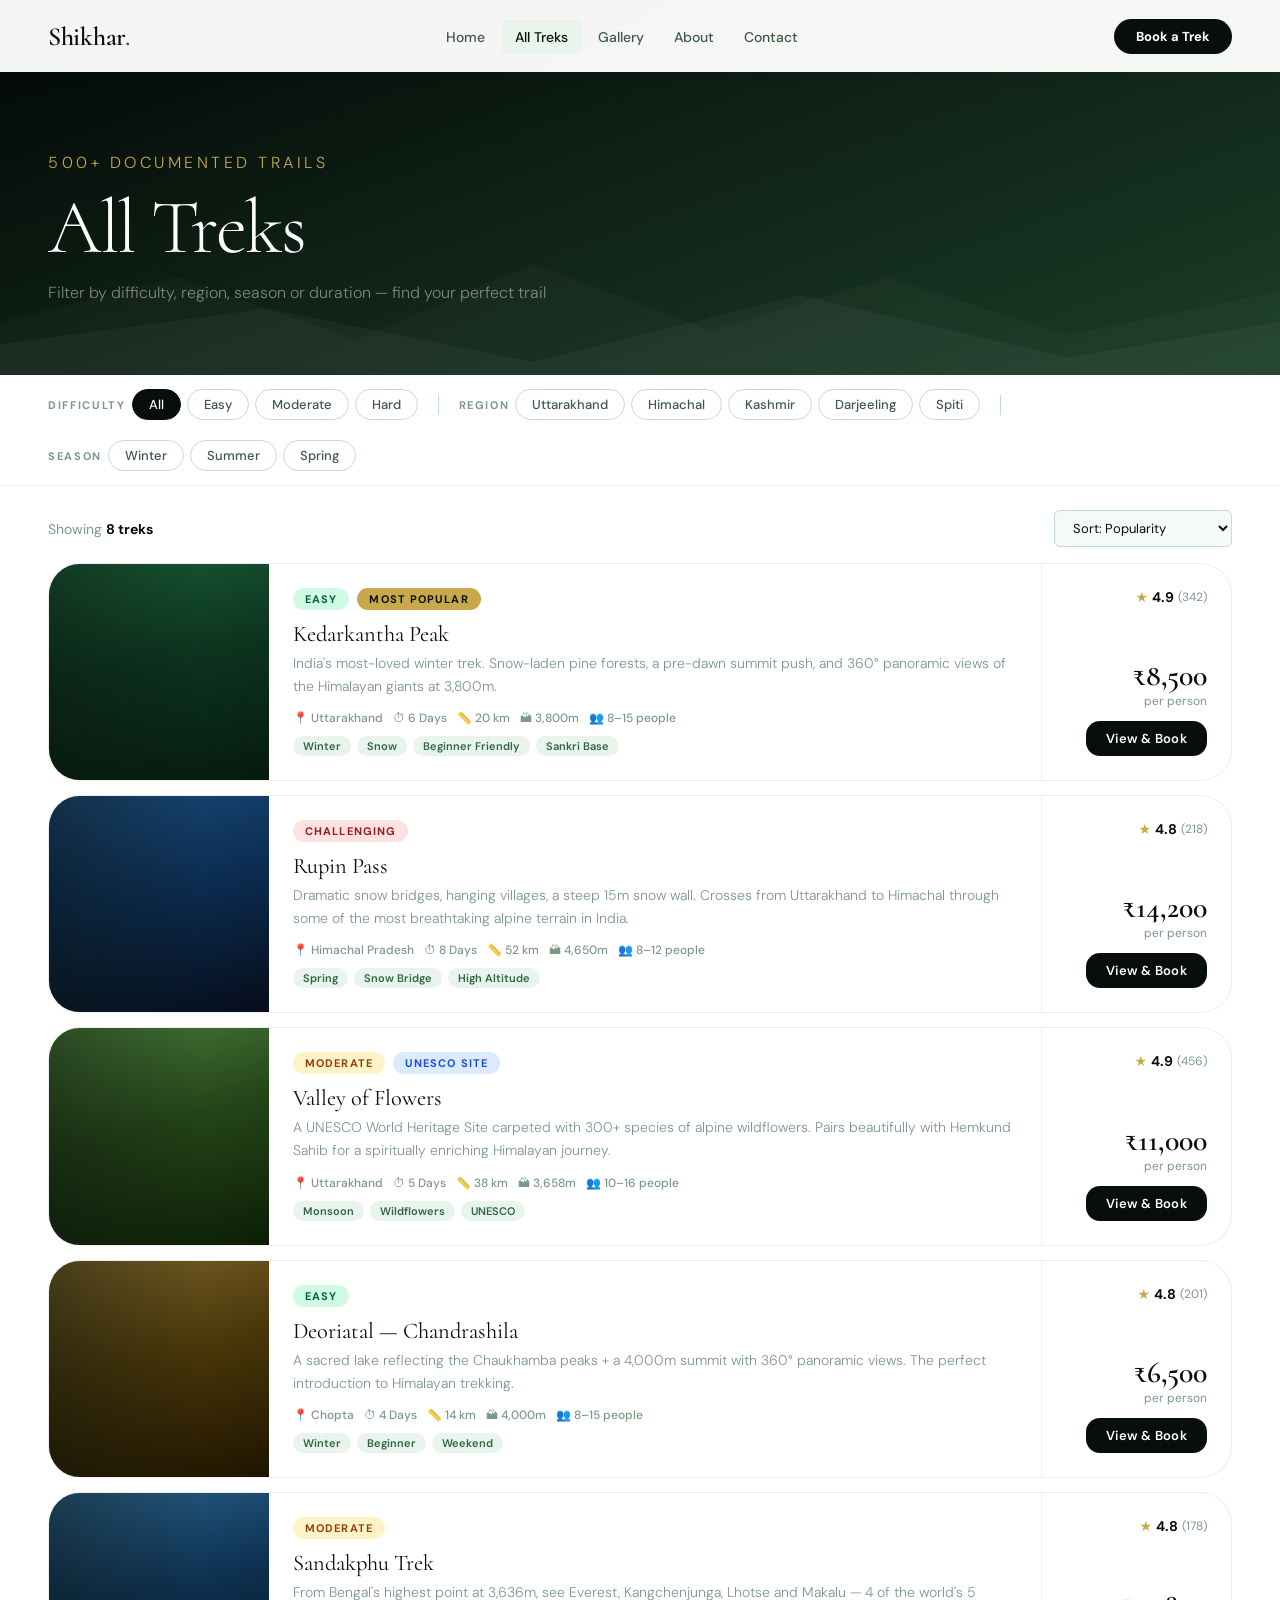
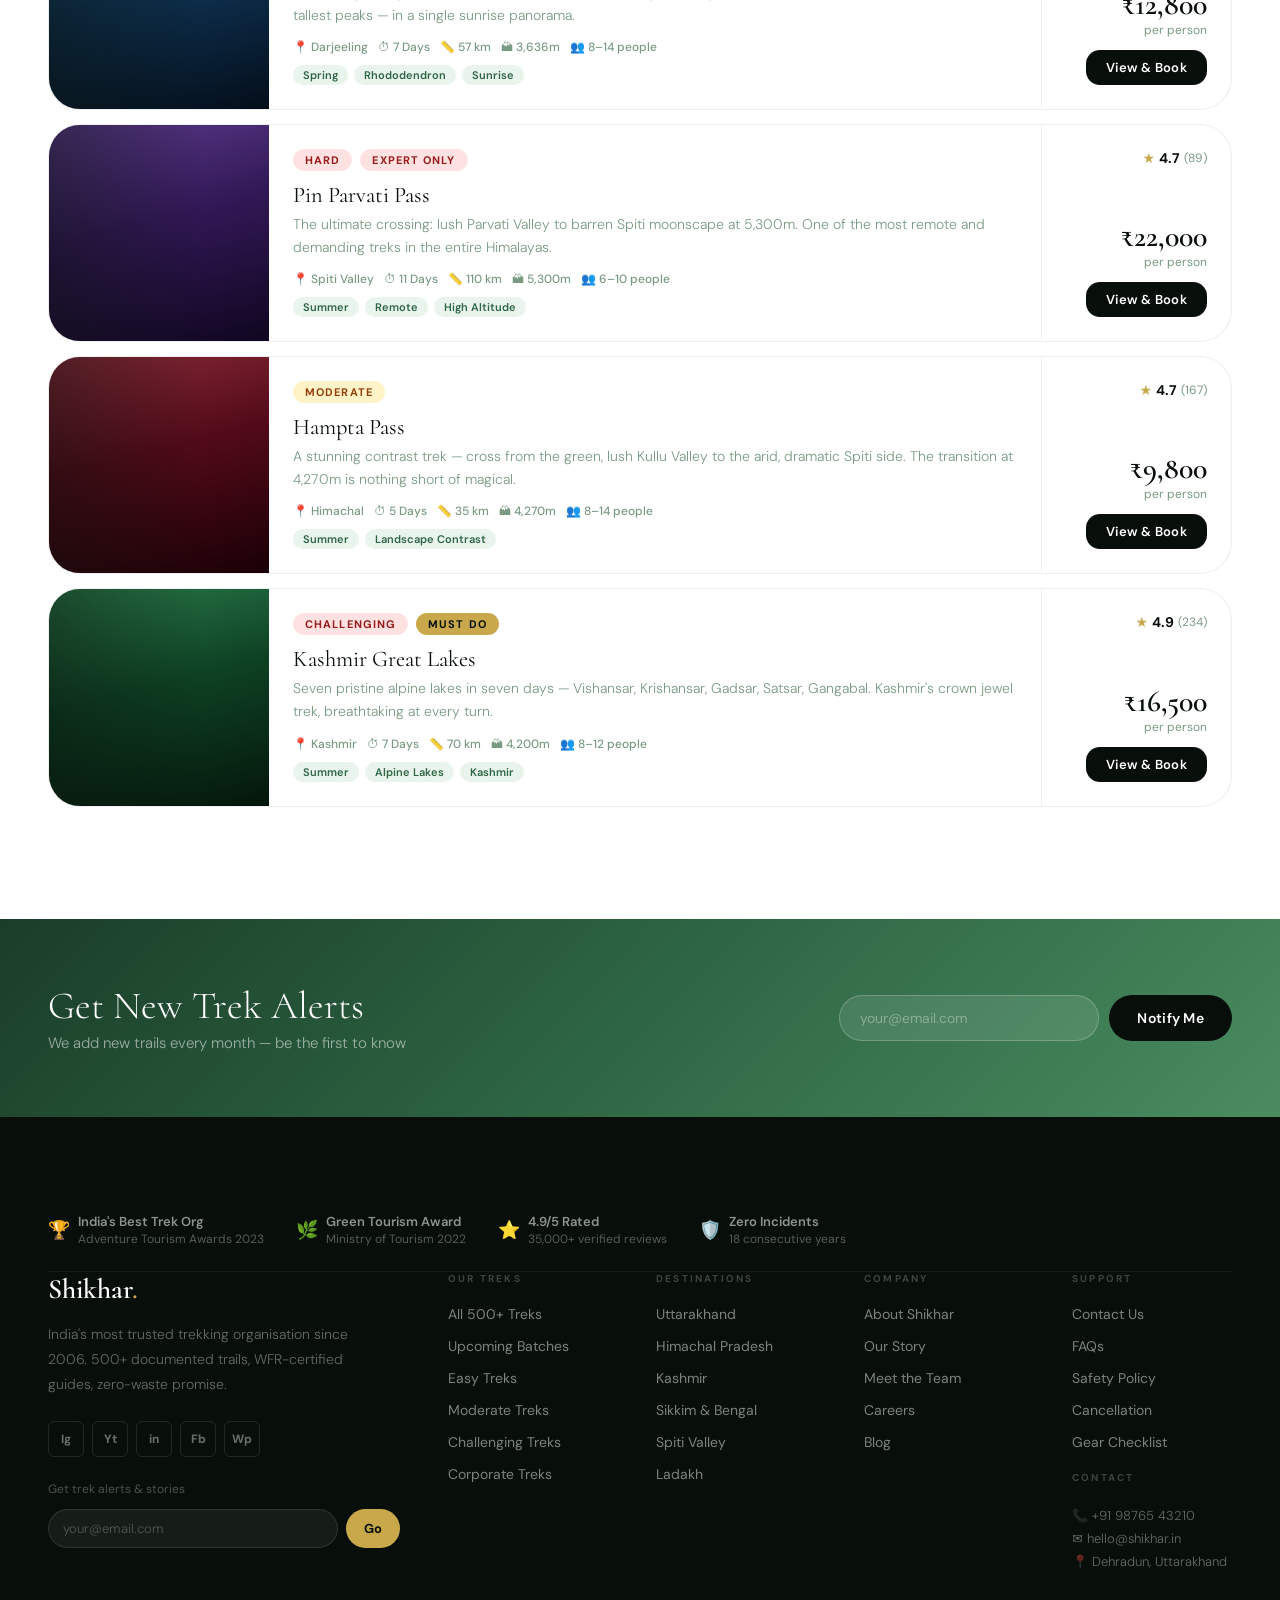
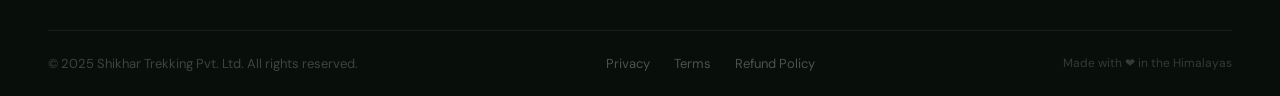
<file: treks.html>
<!DOCTYPE html>
<html lang="en">
<head>
<meta charset="UTF-8"/><meta name="viewport" content="width=device-width,initial-scale=1.0"/>
<title>All Treks — Shikhar</title>
<link href="https://fonts.googleapis.com/css2?family=Cormorant:ital,wght@0,300;0,400;0,500;1,300;1,400&family=DM+Sans:ital,opsz,wght@0,9..40,300;0,9..40,400;0,9..40,500;0,9..40,600;1,9..40,300&display=swap" rel="stylesheet"/>
<style>
:root{--ink:#080f0a;--pine:#0f2317;--moss:#1a3d28;--fern:#2e6644;--sage:#4a8c60;--mist:#8fbfa0;--dew:#c2deca;--foam:#e8f4ec;--snow:#f5faf6;--white:#ffffff;--gold:#c8a84b;--gold2:#e8cc7a;--slate:#3d5a47;--fog:#7a9a84;--ff-display:'Cormorant',Georgia,serif;--ff-body:'DM Sans',system-ui,sans-serif;--ease-apple:cubic-bezier(.25,.46,.45,.94);--ease-spring:cubic-bezier(.34,1.56,.64,1);--ease-out:cubic-bezier(0,0,.2,1);--r-sm:6px;--r-md:14px;--r-lg:22px;--r-xl:32px;--r-full:9999px;--sh-sm:0 2px 8px rgba(8,15,10,.07);--sh-md:0 8px 30px rgba(8,15,10,.12);--sh-lg:0 20px 60px rgba(8,15,10,.18)}
*,*::before,*::after{margin:0;padding:0;box-sizing:border-box}
html{font-size:16px;scroll-behavior:smooth}
body{font-family:var(--ff-body);background:var(--white);color:var(--ink);-webkit-font-smoothing:antialiased;overflow-x:hidden}
a{color:inherit;text-decoration:none}button{cursor:pointer;font-family:inherit;border:none;background:none}
input,select,textarea{font-family:inherit}ul{list-style:none}
.wrap{width:100%;max-width:1320px;margin:0 auto;padding:0 clamp(1.25rem,4vw,3rem)}
.btn{display:inline-flex;align-items:center;justify-content:center;gap:8px;padding:14px 28px;border-radius:var(--r-full);font-size:.875rem;font-weight:600;letter-spacing:.02em;transition:all .35s var(--ease-apple);white-space:nowrap}
.btn:active{transform:scale(.97)}
.btn-ink{background:var(--ink);color:var(--white)}
.btn-ink:hover{background:var(--moss);transform:translateY(-2px);box-shadow:var(--sh-md)}
.btn-gold{background:var(--gold);color:var(--ink)}
.btn-gold:hover{background:var(--gold2);transform:translateY(-2px)}
.btn-outline{background:transparent;border:1.5px solid var(--dew);color:var(--ink)}
.btn-outline:hover{background:var(--ink);color:var(--white);border-color:var(--ink)}
.btn-sm{padding:9px 20px;font-size:.8125rem}
.eyebrow{font-size:.6875rem;font-weight:600;letter-spacing:.22em;text-transform:uppercase;color:var(--sage)}
.badge{display:inline-flex;align-items:center;gap:4px;padding:4px 12px;border-radius:var(--r-full);font-size:.6875rem;font-weight:700;letter-spacing:.1em;text-transform:uppercase}
.badge-easy{background:#d1fae5;color:#065f46}.badge-mod{background:#fef3c7;color:#92400e}.badge-hard{background:#fee2e2;color:#991b1b}.badge-gold{background:var(--gold);color:var(--ink)}
.sr{opacity:0;transform:translateY(24px);transition:opacity .7s var(--ease-out),transform .7s var(--ease-out)}
.sr.show{opacity:1;transform:translateY(0)}
.d1s{transition-delay:.1s}.d2s{transition-delay:.2s}.d3s{transition-delay:.3s}
/* NAVBAR */
.nav{position:fixed;top:0;left:0;right:0;height:72px;z-index:1000;background:rgba(255,255,255,.96);backdrop-filter:blur(20px);box-shadow:var(--sh-sm)}
.nav-inner{height:100%;display:flex;align-items:center;justify-content:space-between}
.logo{font-family:var(--ff-display);font-size:1.625rem;font-weight:600;color:var(--ink);letter-spacing:-.01em}
.logo span{color:var(--fern)}
.nav-links{display:flex;align-items:center;gap:2px}
.nav-a{padding:8px 14px;border-radius:var(--r-sm);font-size:.875rem;font-weight:500;color:var(--slate);transition:all .2s}
.nav-a:hover,.nav-a.on{color:var(--ink);background:var(--foam)}
.nav-cta{background:var(--ink);color:white;padding:9px 22px;border-radius:var(--r-full);font-size:.8125rem;font-weight:700;transition:all .25s}
.nav-cta:hover{background:var(--moss);transform:translateY(-1px)}
.hamburger{display:none;flex-direction:column;gap:5px;padding:6px;border-radius:8px}
.ham-line{width:22px;height:1.5px;background:var(--ink);border-radius:2px;transition:all .3s var(--ease-apple);transform-origin:center}
.hamburger.open .ham-line:nth-child(1){transform:translateY(6.5px) rotate(45deg)}
.hamburger.open .ham-line:nth-child(2){opacity:0;transform:scaleX(0)}
.hamburger.open .ham-line:nth-child(3){transform:translateY(-6.5px) rotate(-45deg)}
.mob-menu{display:none;position:fixed;top:72px;left:0;right:0;background:rgba(255,255,255,.97);backdrop-filter:blur(20px);padding:1.5rem;z-index:999;border-bottom:1px solid var(--foam);transform:translateY(-12px);opacity:0;transition:all .3s var(--ease-apple);pointer-events:none}
.mob-menu.open{transform:translateY(0);opacity:1;pointer-events:auto;display:block}
.mob-menu .nav-a{display:block;padding:13px 16px;font-size:1rem;color:var(--slate);border-radius:var(--r-md);margin-bottom:4px}
.mob-menu .nav-cta{display:block;text-align:center;margin-top:1rem;padding:14px;border-radius:var(--r-full);background:var(--ink);color:white;font-weight:700}
/* PAGE HERO */
.page-hero{background:var(--ink);padding:9rem 0 4.5rem;position:relative;overflow:hidden}
.hero-bg-grad{position:absolute;inset:0;background:linear-gradient(160deg,#020604,#0f2317 50%,#1a3d28 100%)}
.hero-mtns{position:absolute;bottom:0;left:0;right:0;pointer-events:none}
.hero-content{position:relative;z-index:1}
.page-hero h1{font-family:var(--ff-display);font-size:clamp(2.5rem,6vw,5rem);font-weight:300;color:white;letter-spacing:-.03em;margin-top:8px}
.page-hero p{color:rgba(255,255,255,.45);font-size:1rem;margin-top:8px;font-weight:300}
/* FILTER BAR */
.filter-bar{position:sticky;top:72px;background:rgba(255,255,255,.97);backdrop-filter:blur(16px);border-bottom:1px solid rgba(8,15,10,.07);z-index:200;padding:.875rem 0}
.fbar-inner{display:flex;align-items:center;gap:1.25rem;flex-wrap:wrap}
.fgroup{display:flex;align-items:center;gap:6px;flex-wrap:wrap}
.fl{font-size:.6875rem;font-weight:700;letter-spacing:.15em;text-transform:uppercase;color:var(--fog);white-space:nowrap}
.fsep{width:1px;height:20px;background:var(--dew);flex-shrink:0}
.fc{padding:6px 16px;border-radius:var(--r-full);font-size:.8125rem;font-weight:500;border:1.5px solid var(--dew);color:var(--slate);background:transparent;transition:all .2s var(--ease-apple);cursor:pointer}
.fc:hover{border-color:var(--fern);color:var(--fern)}
.fc.on{background:var(--ink);color:white;border-color:var(--ink)}
/* TREK LIST */
.sort-row{display:flex;justify-content:space-between;align-items:center;padding:1.5rem 0 1rem;flex-wrap:wrap;gap:10px}
.results-txt{font-size:.875rem;color:var(--fog)}
.results-txt strong{color:var(--ink)}
.sort-sel{background:var(--snow);border:1.5px solid var(--dew);border-radius:var(--r-sm);padding:8px 14px;font-size:.8125rem;color:var(--ink);outline:none;cursor:pointer}
.trek-list{display:flex;flex-direction:column;gap:14px;padding-bottom:5rem}
.trow{
  background:white;border-radius:var(--r-xl);border:1px solid rgba(8,15,10,.07);
  display:grid;grid-template-columns:220px 1fr 190px;overflow:hidden;
  transition:transform .5s var(--ease-spring),box-shadow .5s var(--ease-apple),border-color .3s;
}
.trow:hover{transform:translateX(5px);box-shadow:var(--sh-lg);border-color:var(--dew)}
.trow-thumb{position:relative;overflow:hidden;min-height:175px}
.trow-bg{position:absolute;inset:0;transition:transform .6s var(--ease-apple)}
.trow:hover .trow-bg{transform:scale(1.07)}
.trow-overlay{position:absolute;inset:0;background:linear-gradient(to right,rgba(8,15,10,.45),transparent 70%)}
.trow-body{padding:1.5rem;display:flex;flex-direction:column;justify-content:space-between}
.trow-title{font-family:var(--ff-display);font-size:1.4rem;font-weight:400;color:var(--ink);margin-bottom:5px}
.trow-desc{font-size:.875rem;color:var(--fog);line-height:1.65;font-weight:300;margin-bottom:12px}
.trow-metas{display:flex;gap:10px;flex-wrap:wrap;margin-bottom:10px}
.tm{font-size:.75rem;color:var(--fog);font-weight:500}
.trow-tags{display:flex;gap:6px;flex-wrap:wrap}
.ttag{background:var(--foam);color:var(--fern);padding:3px 10px;border-radius:var(--r-full);font-size:.6875rem;font-weight:600}
.trow-right{padding:1.5rem;border-left:1px solid var(--foam);display:flex;flex-direction:column;justify-content:space-between;align-items:flex-end}
.trating{display:flex;align-items:center;gap:4px}
.tstar{color:var(--gold);font-size:.875rem}
.tscore{font-size:.875rem;font-weight:700;color:var(--ink)}
.tcnt{font-size:.75rem;color:var(--fog)}
.tprice-main{font-family:var(--ff-display);font-size:1.875rem;font-weight:600;color:var(--ink);line-height:1;text-align:right}
.tprice-note{font-size:.75rem;color:var(--fog);text-align:right;margin-top:2px}
/* Background classes */
.bg-k{background:linear-gradient(165deg,#1a5c36,#0d3520 45%,#051a0d)}
.bg-r{background:linear-gradient(165deg,#1a4a7a,#0c2d52 45%,#060d1a)}
.bg-v{background:linear-gradient(165deg,#487a3a,#244518 45%,#0c1e06)}
.bg-p{background:linear-gradient(165deg,#5a3a8a,#321856 45%,#100620)}
.bg-d{background:linear-gradient(165deg,#7a6228,#4a380a 45%,#1e1400)}
.bg-s{background:linear-gradient(165deg,#2a608a,#0e3252 45%,#040e1a)}
.bg-h{background:linear-gradient(165deg,#8a2a3a,#520a18 45%,#1a0006)}
.bg-g{background:linear-gradient(165deg,#2a7a4a,#0e4224 45%,#04160b)}
/* NEWSLETTER */
.nl-band{background:linear-gradient(135deg,var(--moss),var(--fern) 50%,var(--sage));padding:4rem 0}
.nl-inner{display:flex;align-items:center;justify-content:space-between;gap:2rem;flex-wrap:wrap}
.nl-text h3{font-family:var(--ff-display);font-size:clamp(1.75rem,3vw,2.5rem);color:white;font-weight:300;margin-bottom:4px}
.nl-text p{color:rgba(255,255,255,.55);font-size:.9375rem;font-weight:300}
.nl-form{display:flex;gap:10px;flex-shrink:0;flex-wrap:wrap}
.nl-input{background:rgba(255,255,255,.1);border:1.5px solid rgba(255,255,255,.22);color:white;padding:13px 20px;border-radius:var(--r-full);font-size:.875rem;width:260px;outline:none;transition:border-color .3s}
.nl-input::placeholder{color:rgba(255,255,255,.35)}
.nl-input:focus{border-color:rgba(255,255,255,.65)}
/* FOOTER */
.footer{background:var(--ink);padding-top:4.5rem}
.footer-main{display:grid;grid-template-columns:2.2fr 1fr 1fr 1fr 1fr;gap:3rem;padding-bottom:3.5rem;border-bottom:1px solid rgba(255,255,255,.06)}
.fb-logo{font-family:var(--ff-display);font-size:1.75rem;font-weight:600;color:white;margin-bottom:1rem}
.fb-logo span{color:var(--gold)}
.fb-desc{font-size:.875rem;color:rgba(255,255,255,.38);line-height:1.8;font-weight:300;max-width:300px;margin-bottom:1.5rem}
.fsoc{display:flex;gap:8px}
.fsb{width:36px;height:36px;border-radius:var(--r-sm);border:1px solid rgba(255,255,255,.1);display:flex;align-items:center;justify-content:center;color:rgba(255,255,255,.4);font-size:.75rem;font-weight:700;transition:all .25s}
.fsb:hover{border-color:var(--gold);color:var(--gold);background:rgba(200,168,75,.08);transform:translateY(-2px)}
.fct{font-size:.625rem;font-weight:700;letter-spacing:.22em;text-transform:uppercase;color:rgba(255,255,255,.22);margin-bottom:1.25rem}
.fl2{display:block;color:rgba(255,255,255,.48);font-size:.875rem;margin-bottom:.875rem;transition:color .2s}
.fl2:hover{color:var(--gold)}
.fawards{display:flex;align-items:center;gap:2rem;flex-wrap:wrap;padding:1.5rem 0;border-bottom:1px solid rgba(255,255,255,.05)}
.fai{display:flex;align-items:center;gap:8px}
.fai-icon{font-size:1.125rem}
.fai-txt{font-size:.75rem;color:rgba(255,255,255,.32)}
.fai-txt strong{display:block;color:rgba(255,255,255,.55);font-weight:600;font-size:.8125rem;margin-bottom:1px}
.footer-bottom{display:flex;justify-content:space-between;align-items:center;padding:1.5rem 0;flex-wrap:wrap;gap:1rem}
.fcopy{font-size:.8125rem;color:rgba(255,255,255,.22)}
.flegal{display:flex;gap:1.5rem}
.flegal a{font-size:.8125rem;color:rgba(255,255,255,.28);transition:color .2s}
.flegal a:hover{color:rgba(255,255,255,.6)}
.fnl{margin-top:1.5rem}
.fnl p{font-size:.75rem;color:rgba(255,255,255,.28);margin-bottom:.75rem}
.fnl-form{display:flex;gap:8px}
.fnl-input{flex:1;background:rgba(255,255,255,.06);border:1px solid rgba(255,255,255,.1);color:white;padding:10px 14px;border-radius:var(--r-full);font-size:.8125rem;outline:none;min-width:0;transition:border-color .3s}
.fnl-input::placeholder{color:rgba(255,255,255,.22)}
.fnl-input:focus{border-color:rgba(200,168,75,.4)}
.fnl-btn{background:var(--gold);color:var(--ink);padding:10px 18px;border-radius:var(--r-full);font-size:.8125rem;font-weight:700;transition:all .25s;flex-shrink:0}
.fnl-btn:hover{background:var(--gold2)}

@media(max-width:900px){
  .trow{grid-template-columns:1fr}
  .trow-thumb{min-height:200px}
  .trow-right{border-left:none;border-top:1px solid var(--foam);flex-direction:row;align-items:center}
  .footer-main{grid-template-columns:1fr 1fr 1fr;gap:2rem}
}
@media(max-width:768px){
  .nav-links{display:none}
  .hamburger{display:flex}
  .fbar-inner{gap:8px}
  .footer-main{grid-template-columns:1fr 1fr;gap:1.75rem}
  .nl-inner{flex-direction:column;text-align:center}
  .nl-form{flex-direction:column;width:100%}
  .nl-input{width:100%}
}
@media(max-width:480px){
  .footer-main{grid-template-columns:1fr}
  .footer-bottom{flex-direction:column;text-align:center}
}
</style>
</head>
<body>
<nav class="nav">
  <div class="wrap nav-inner">
    <a href="index.html" class="logo">Shikhar<span>.</span></a>
    <ul class="nav-links">
      <li><a href="index.html" class="nav-a">Home</a></li>
      <li><a href="treks.html" class="nav-a on">All Treks</a></li>
      <li><a href="gallery.html" class="nav-a">Gallery</a></li>
      <li><a href="about.html" class="nav-a">About</a></li>
      <li><a href="contact.html" class="nav-a">Contact</a></li>
    </ul>
    <div style="display:flex;align-items:center;gap:10px">
      <a href="trek-detail.html" class="nav-cta">Book a Trek</a>
      <button class="hamburger" id="ham"><span class="ham-line"></span><span class="ham-line"></span><span class="ham-line"></span></button>
    </div>
  </div>
</nav>
<div class="mob-menu" id="mobMenu">
  <a href="index.html" class="nav-a">Home</a><a href="treks.html" class="nav-a">All Treks</a><a href="gallery.html" class="nav-a">Gallery</a><a href="about.html" class="nav-a">About</a><a href="contact.html" class="nav-a">Contact</a>
  <a href="trek-detail.html" class="nav-cta" style="display:block;text-align:center;margin-top:1rem;padding:14px;border-radius:var(--r-full)">Book a Trek</a>
</div>

<div class="page-hero">
  <div class="hero-bg-grad"></div>
  <svg class="hero-mtns" viewBox="0 0 1440 160" preserveAspectRatio="none"><polygon points="0,160 0,100 200,50 400,120 600,35 800,110 1000,50 1200,115 1440,65 1440,160" fill="rgba(255,255,255,0.025)"/><polygon points="0,160 0,125 300,85 600,145 900,70 1200,140 1440,100 1440,160" fill="rgba(255,255,255,0.035)"/></svg>
  <div class="wrap hero-content sr">
    <p class="eyebrow" style="color:var(--gold)">500+ Documented Trails</p>
    <h1>All Treks</h1>
    <p>Filter by difficulty, region, season or duration — find your perfect trail</p>
  </div>
</div>

<div class="filter-bar">
  <div class="wrap">
    <div class="fbar-inner">
      <div class="fgroup">
        <span class="fl">Difficulty</span>
        <button class="fc on" data-f="all">All</button>
        <button class="fc" data-f="easy">Easy</button>
        <button class="fc" data-f="moderate">Moderate</button>
        <button class="fc" data-f="hard">Hard</button>
      </div>
      <div class="fsep"></div>
      <div class="fgroup">
        <span class="fl">Region</span>
        <button class="fc" data-f="uttarakhand">Uttarakhand</button>
        <button class="fc" data-f="himachal">Himachal</button>
        <button class="fc" data-f="kashmir">Kashmir</button>
        <button class="fc" data-f="darjeeling">Darjeeling</button>
        <button class="fc" data-f="spiti">Spiti</button>
      </div>
      <div class="fsep"></div>
      <div class="fgroup">
        <span class="fl">Season</span>
        <button class="fc" data-f="winter">Winter</button>
        <button class="fc" data-f="summer">Summer</button>
        <button class="fc" data-f="spring">Spring</button>
      </div>
    </div>
  </div>
</div>

<div style="padding:0 0 2rem">
  <div class="wrap">
    <div class="sort-row">
      <p class="results-txt">Showing <strong id="rcount">8 treks</strong></p>
      <select class="sort-sel"><option>Sort: Popularity</option><option>Price: Low to High</option><option>Price: High to Low</option><option>Duration: Short First</option><option>Altitude: Highest First</option></select>
    </div>
    <div class="trek-list" id="trekList">

      <div class="trow sr" data-tags="easy uttarakhand winter" onclick="location.href='trek-detail.html'">
        <div class="trow-thumb"><div class="trow-bg bg-k"></div><div class="trow-overlay"></div></div>
        <div class="trow-body">
          <div>
            <div style="display:flex;gap:8px;margin-bottom:10px;flex-wrap:wrap"><span class="badge badge-easy">Easy</span><span class="badge badge-gold">Most Popular</span></div>
            <div class="trow-title">Kedarkantha Peak</div>
            <p class="trow-desc">India's most-loved winter trek. Snow-laden pine forests, a pre-dawn summit push, and 360° panoramic views of the Himalayan giants at 3,800m.</p>
            <div class="trow-metas"><span class="tm">📍 Uttarakhand</span><span class="tm">⏱ 6 Days</span><span class="tm">📏 20 km</span><span class="tm">🏔 3,800m</span><span class="tm">👥 8–15 people</span></div>
          </div>
          <div class="trow-tags"><span class="ttag">Winter</span><span class="ttag">Snow</span><span class="ttag">Beginner Friendly</span><span class="ttag">Sankri Base</span></div>
        </div>
        <div class="trow-right">
          <div class="trating"><span class="tstar">★</span><span class="tscore">4.9</span><span class="tcnt">(342)</span></div>
          <div>
            <div class="tprice-main">₹8,500</div>
            <div class="tprice-note">per person</div>
            <a href="trek-detail.html" class="btn btn-ink btn-sm" style="margin-top:12px;width:100%;border-radius:var(--r-md)" onclick="event.stopPropagation()">View &amp; Book</a>
          </div>
        </div>
      </div>

      <div class="trow sr d1s" data-tags="hard himachal spring" onclick="location.href='trek-detail.html'">
        <div class="trow-thumb"><div class="trow-bg bg-r"></div><div class="trow-overlay"></div></div>
        <div class="trow-body">
          <div>
            <div style="display:flex;gap:8px;margin-bottom:10px;flex-wrap:wrap"><span class="badge badge-hard">Challenging</span></div>
            <div class="trow-title">Rupin Pass</div>
            <p class="trow-desc">Dramatic snow bridges, hanging villages, a steep 15m snow wall. Crosses from Uttarakhand to Himachal through some of the most breathtaking alpine terrain in India.</p>
            <div class="trow-metas"><span class="tm">📍 Himachal Pradesh</span><span class="tm">⏱ 8 Days</span><span class="tm">📏 52 km</span><span class="tm">🏔 4,650m</span><span class="tm">👥 8–12 people</span></div>
          </div>
          <div class="trow-tags"><span class="ttag">Spring</span><span class="ttag">Snow Bridge</span><span class="ttag">High Altitude</span></div>
        </div>
        <div class="trow-right">
          <div class="trating"><span class="tstar">★</span><span class="tscore">4.8</span><span class="tcnt">(218)</span></div>
          <div>
            <div class="tprice-main">₹14,200</div>
            <div class="tprice-note">per person</div>
            <a href="trek-detail.html" class="btn btn-ink btn-sm" style="margin-top:12px;width:100%;border-radius:var(--r-md)" onclick="event.stopPropagation()">View &amp; Book</a>
          </div>
        </div>
      </div>

      <div class="trow sr d2s" data-tags="moderate uttarakhand summer" onclick="location.href='trek-detail.html'">
        <div class="trow-thumb"><div class="trow-bg bg-v"></div><div class="trow-overlay"></div></div>
        <div class="trow-body">
          <div>
            <div style="display:flex;gap:8px;margin-bottom:10px;flex-wrap:wrap"><span class="badge badge-mod">Moderate</span><span class="badge" style="background:#dbeafe;color:#1d4ed8">UNESCO Site</span></div>
            <div class="trow-title">Valley of Flowers</div>
            <p class="trow-desc">A UNESCO World Heritage Site carpeted with 300+ species of alpine wildflowers. Pairs beautifully with Hemkund Sahib for a spiritually enriching Himalayan journey.</p>
            <div class="trow-metas"><span class="tm">📍 Uttarakhand</span><span class="tm">⏱ 5 Days</span><span class="tm">📏 38 km</span><span class="tm">🏔 3,658m</span><span class="tm">👥 10–16 people</span></div>
          </div>
          <div class="trow-tags"><span class="ttag">Monsoon</span><span class="ttag">Wildflowers</span><span class="ttag">UNESCO</span></div>
        </div>
        <div class="trow-right">
          <div class="trating"><span class="tstar">★</span><span class="tscore">4.9</span><span class="tcnt">(456)</span></div>
          <div>
            <div class="tprice-main">₹11,000</div>
            <div class="tprice-note">per person</div>
            <a href="trek-detail.html" class="btn btn-ink btn-sm" style="margin-top:12px;width:100%;border-radius:var(--r-md)" onclick="event.stopPropagation()">View &amp; Book</a>
          </div>
        </div>
      </div>

      <div class="trow sr" data-tags="easy uttarakhand winter" onclick="location.href='trek-detail.html'">
        <div class="trow-thumb"><div class="trow-bg bg-d"></div><div class="trow-overlay"></div></div>
        <div class="trow-body">
          <div>
            <div style="display:flex;gap:8px;margin-bottom:10px;flex-wrap:wrap"><span class="badge badge-easy">Easy</span></div>
            <div class="trow-title">Deoriatal — Chandrashila</div>
            <p class="trow-desc">A sacred lake reflecting the Chaukhamba peaks + a 4,000m summit with 360° panoramic views. The perfect introduction to Himalayan trekking.</p>
            <div class="trow-metas"><span class="tm">📍 Chopta</span><span class="tm">⏱ 4 Days</span><span class="tm">📏 14 km</span><span class="tm">🏔 4,000m</span><span class="tm">👥 8–15 people</span></div>
          </div>
          <div class="trow-tags"><span class="ttag">Winter</span><span class="ttag">Beginner</span><span class="ttag">Weekend</span></div>
        </div>
        <div class="trow-right">
          <div class="trating"><span class="tstar">★</span><span class="tscore">4.8</span><span class="tcnt">(201)</span></div>
          <div>
            <div class="tprice-main">₹6,500</div>
            <div class="tprice-note">per person</div>
            <a href="trek-detail.html" class="btn btn-ink btn-sm" style="margin-top:12px;width:100%;border-radius:var(--r-md)" onclick="event.stopPropagation()">View &amp; Book</a>
          </div>
        </div>
      </div>

      <div class="trow sr d1s" data-tags="moderate darjeeling spring" onclick="location.href='trek-detail.html'">
        <div class="trow-thumb"><div class="trow-bg bg-s"></div><div class="trow-overlay"></div></div>
        <div class="trow-body">
          <div>
            <div style="display:flex;gap:8px;margin-bottom:10px;flex-wrap:wrap"><span class="badge badge-mod">Moderate</span></div>
            <div class="trow-title">Sandakphu Trek</div>
            <p class="trow-desc">From Bengal's highest point at 3,636m, see Everest, Kangchenjunga, Lhotse and Makalu — 4 of the world's 5 tallest peaks — in a single sunrise panorama.</p>
            <div class="trow-metas"><span class="tm">📍 Darjeeling</span><span class="tm">⏱ 7 Days</span><span class="tm">📏 57 km</span><span class="tm">🏔 3,636m</span><span class="tm">👥 8–14 people</span></div>
          </div>
          <div class="trow-tags"><span class="ttag">Spring</span><span class="ttag">Rhododendron</span><span class="ttag">Sunrise</span></div>
        </div>
        <div class="trow-right">
          <div class="trating"><span class="tstar">★</span><span class="tscore">4.8</span><span class="tcnt">(178)</span></div>
          <div>
            <div class="tprice-main">₹12,800</div>
            <div class="tprice-note">per person</div>
            <a href="trek-detail.html" class="btn btn-ink btn-sm" style="margin-top:12px;width:100%;border-radius:var(--r-md)" onclick="event.stopPropagation()">View &amp; Book</a>
          </div>
        </div>
      </div>

      <div class="trow sr d2s" data-tags="hard spiti summer" onclick="location.href='trek-detail.html'">
        <div class="trow-thumb"><div class="trow-bg bg-p"></div><div class="trow-overlay"></div></div>
        <div class="trow-body">
          <div>
            <div style="display:flex;gap:8px;margin-bottom:10px;flex-wrap:wrap"><span class="badge badge-hard">Hard</span><span class="badge" style="background:#fee2e2;color:#991b1b">Expert Only</span></div>
            <div class="trow-title">Pin Parvati Pass</div>
            <p class="trow-desc">The ultimate crossing: lush Parvati Valley to barren Spiti moonscape at 5,300m. One of the most remote and demanding treks in the entire Himalayas.</p>
            <div class="trow-metas"><span class="tm">📍 Spiti Valley</span><span class="tm">⏱ 11 Days</span><span class="tm">📏 110 km</span><span class="tm">🏔 5,300m</span><span class="tm">👥 6–10 people</span></div>
          </div>
          <div class="trow-tags"><span class="ttag">Summer</span><span class="ttag">Remote</span><span class="ttag">High Altitude</span></div>
        </div>
        <div class="trow-right">
          <div class="trating"><span class="tstar">★</span><span class="tscore">4.7</span><span class="tcnt">(89)</span></div>
          <div>
            <div class="tprice-main">₹22,000</div>
            <div class="tprice-note">per person</div>
            <a href="trek-detail.html" class="btn btn-ink btn-sm" style="margin-top:12px;width:100%;border-radius:var(--r-md)" onclick="event.stopPropagation()">View &amp; Book</a>
          </div>
        </div>
      </div>

      <div class="trow sr" data-tags="moderate himachal summer" onclick="location.href='trek-detail.html'">
        <div class="trow-thumb"><div class="trow-bg bg-h"></div><div class="trow-overlay"></div></div>
        <div class="trow-body">
          <div>
            <div style="display:flex;gap:8px;margin-bottom:10px;flex-wrap:wrap"><span class="badge badge-mod">Moderate</span></div>
            <div class="trow-title">Hampta Pass</div>
            <p class="trow-desc">A stunning contrast trek — cross from the green, lush Kullu Valley to the arid, dramatic Spiti side. The transition at 4,270m is nothing short of magical.</p>
            <div class="trow-metas"><span class="tm">📍 Himachal</span><span class="tm">⏱ 5 Days</span><span class="tm">📏 35 km</span><span class="tm">🏔 4,270m</span><span class="tm">👥 8–14 people</span></div>
          </div>
          <div class="trow-tags"><span class="ttag">Summer</span><span class="ttag">Landscape Contrast</span></div>
        </div>
        <div class="trow-right">
          <div class="trating"><span class="tstar">★</span><span class="tscore">4.7</span><span class="tcnt">(167)</span></div>
          <div>
            <div class="tprice-main">₹9,800</div>
            <div class="tprice-note">per person</div>
            <a href="trek-detail.html" class="btn btn-ink btn-sm" style="margin-top:12px;width:100%;border-radius:var(--r-md)" onclick="event.stopPropagation()">View &amp; Book</a>
          </div>
        </div>
      </div>

      <div class="trow sr d1s" data-tags="hard kashmir summer" onclick="location.href='trek-detail.html'">
        <div class="trow-thumb"><div class="trow-bg bg-g"></div><div class="trow-overlay"></div></div>
        <div class="trow-body">
          <div>
            <div style="display:flex;gap:8px;margin-bottom:10px;flex-wrap:wrap"><span class="badge badge-hard">Challenging</span><span class="badge badge-gold">Must Do</span></div>
            <div class="trow-title">Kashmir Great Lakes</div>
            <p class="trow-desc">Seven pristine alpine lakes in seven days — Vishansar, Krishansar, Gadsar, Satsar, Gangabal. Kashmir's crown jewel trek, breathtaking at every turn.</p>
            <div class="trow-metas"><span class="tm">📍 Kashmir</span><span class="tm">⏱ 7 Days</span><span class="tm">📏 70 km</span><span class="tm">🏔 4,200m</span><span class="tm">👥 8–12 people</span></div>
          </div>
          <div class="trow-tags"><span class="ttag">Summer</span><span class="ttag">Alpine Lakes</span><span class="ttag">Kashmir</span></div>
        </div>
        <div class="trow-right">
          <div class="trating"><span class="tstar">★</span><span class="tscore">4.9</span><span class="tcnt">(234)</span></div>
          <div>
            <div class="tprice-main">₹16,500</div>
            <div class="tprice-note">per person</div>
            <a href="trek-detail.html" class="btn btn-ink btn-sm" style="margin-top:12px;width:100%;border-radius:var(--r-md)" onclick="event.stopPropagation()">View &amp; Book</a>
          </div>
        </div>
      </div>

    </div>
  </div>
</div>

<div class="nl-band">
  <div class="wrap">
    <div class="nl-inner">
      <div class="nl-text">
        <h3>Get New Trek Alerts</h3>
        <p>We add new trails every month — be the first to know</p>
      </div>
      <form class="nl-form" onsubmit="handleNL(event,this)">
        <input type="email" class="nl-input" placeholder="your@email.com" required/>
        <button type="submit" class="btn btn-ink btn-lg">Notify Me</button>
      </form>
    </div>
  </div>
</div>

<footer class="footer">
  <div class="wrap">
    <div class="fawards">
      <div class="fai"><div class="fai-icon">🏆</div><div class="fai-txt"><strong>India's Best Trek Org</strong>Adventure Tourism Awards 2023</div></div>
      <div class="fai"><div class="fai-icon">🌿</div><div class="fai-txt"><strong>Green Tourism Award</strong>Ministry of Tourism 2022</div></div>
      <div class="fai"><div class="fai-icon">⭐</div><div class="fai-txt"><strong>4.9/5 Rated</strong>35,000+ verified reviews</div></div>
      <div class="fai"><div class="fai-icon">🛡️</div><div class="fai-txt"><strong>Zero Incidents</strong>18 consecutive years</div></div>
    </div>
    <div class="footer-main">
      <div>
        <div class="fb-logo">Shikhar<span>.</span></div>
        <p class="fb-desc">India's most trusted trekking organisation since 2006. 500+ documented trails, WFR-certified guides, zero-waste promise.</p>
        <div class="fsoc"><a class="fsb" href="#">Ig</a><a class="fsb" href="#">Yt</a><a class="fsb" href="#">in</a><a class="fsb" href="#">Fb</a><a class="fsb" href="#">Wp</a></div>
        <div class="fnl"><p>Get trek alerts &amp; stories</p><form class="fnl-form" onsubmit="handleNL(event,this)"><input type="email" class="fnl-input" placeholder="your@email.com" required/><button type="submit" class="fnl-btn">Go</button></form></div>
      </div>
      <div><div class="fct">Our Treks</div><a href="treks.html" class="fl2">All 500+ Treks</a><a href="treks.html" class="fl2">Upcoming Batches</a><a href="treks.html" class="fl2">Easy Treks</a><a href="treks.html" class="fl2">Moderate Treks</a><a href="treks.html" class="fl2">Challenging Treks</a><a href="treks.html" class="fl2">Corporate Treks</a></div>
      <div><div class="fct">Destinations</div><a href="treks.html" class="fl2">Uttarakhand</a><a href="treks.html" class="fl2">Himachal Pradesh</a><a href="treks.html" class="fl2">Kashmir</a><a href="treks.html" class="fl2">Sikkim &amp; Bengal</a><a href="treks.html" class="fl2">Spiti Valley</a><a href="treks.html" class="fl2">Ladakh</a></div>
      <div><div class="fct">Company</div><a href="about.html" class="fl2">About Shikhar</a><a href="about.html" class="fl2">Our Story</a><a href="about.html" class="fl2">Meet the Team</a><a href="#" class="fl2">Careers</a><a href="#" class="fl2">Blog</a></div>
      <div><div class="fct">Support</div><a href="contact.html" class="fl2">Contact Us</a><a href="#" class="fl2">FAQs</a><a href="#" class="fl2">Safety Policy</a><a href="#" class="fl2">Cancellation</a><a href="#" class="fl2">Gear Checklist</a><div style="margin-top:1.25rem"><div class="fct">Contact</div><p style="font-size:.8125rem;color:rgba(255,255,255,.38);line-height:1.8;font-weight:300">📞 +91 98765 43210<br/>✉️ hello@shikhar.in<br/>📍 Dehradun, Uttarakhand</p></div></div>
    </div>
    <div class="footer-bottom">
      <p class="fcopy">© 2025 Shikhar Trekking Pvt. Ltd. All rights reserved.</p>
      <div class="flegal"><a href="#">Privacy</a><a href="#">Terms</a><a href="#">Refund Policy</a></div>
      <p style="font-size:.75rem;color:rgba(255,255,255,.18)">Made with ❤️ in the Himalayas</p>
    </div>
  </div>
</footer>

<script>
// Nav hamburger
const ham=document.getElementById('ham'),mob=document.getElementById('mobMenu');
ham.addEventListener('click',()=>{ham.classList.toggle('open');mob.classList.toggle('open');document.body.style.overflow=mob.classList.contains('open')?'hidden':'';});
mob.querySelectorAll('a').forEach(a=>a.addEventListener('click',()=>{ham.classList.remove('open');mob.classList.remove('open');document.body.style.overflow='';}));
// Scroll reveal
const srEls=document.querySelectorAll('.sr');
const obs=new IntersectionObserver(es=>{es.forEach(e=>{if(e.isIntersecting){e.target.classList.add('show');obs.unobserve(e.target)}});},{threshold:.08,rootMargin:'0px 0px -40px 0px'});
srEls.forEach(el=>obs.observe(el));
// Filter chips
document.querySelectorAll('.fc').forEach(fc=>{
  fc.addEventListener('click',function(){
    // Find parent group and clear group
    const grp=this.closest('.fgroup');
    if(grp)grp.querySelectorAll('.fc').forEach(c=>c.classList.remove('on'));
    this.classList.add('on');
    const f=this.dataset.f;
    let count=0;
    document.querySelectorAll('.trow').forEach(row=>{
      const tags=row.dataset.tags||'';
      const show=f==='all'||tags.includes(f);
      row.style.transition='opacity .3s,transform .3s';
      if(show){row.style.opacity='1';row.style.transform='';row.style.pointerEvents='';count++;}
      else{row.style.opacity='.2';row.style.transform='scale(.98)';row.style.pointerEvents='none';}
    });
    document.getElementById('rcount').textContent=count+' treks';
  });
});
function handleNL(e,form){e.preventDefault();const btn=form.querySelector('button');btn.textContent='✓ Done!';btn.style.background='#166534';btn.style.color='white';setTimeout(()=>{btn.textContent='Notify Me'||'Go';btn.style.background='';btn.style.color='';form.reset();},3000);}
</script>
</body>
</html>
</file>
